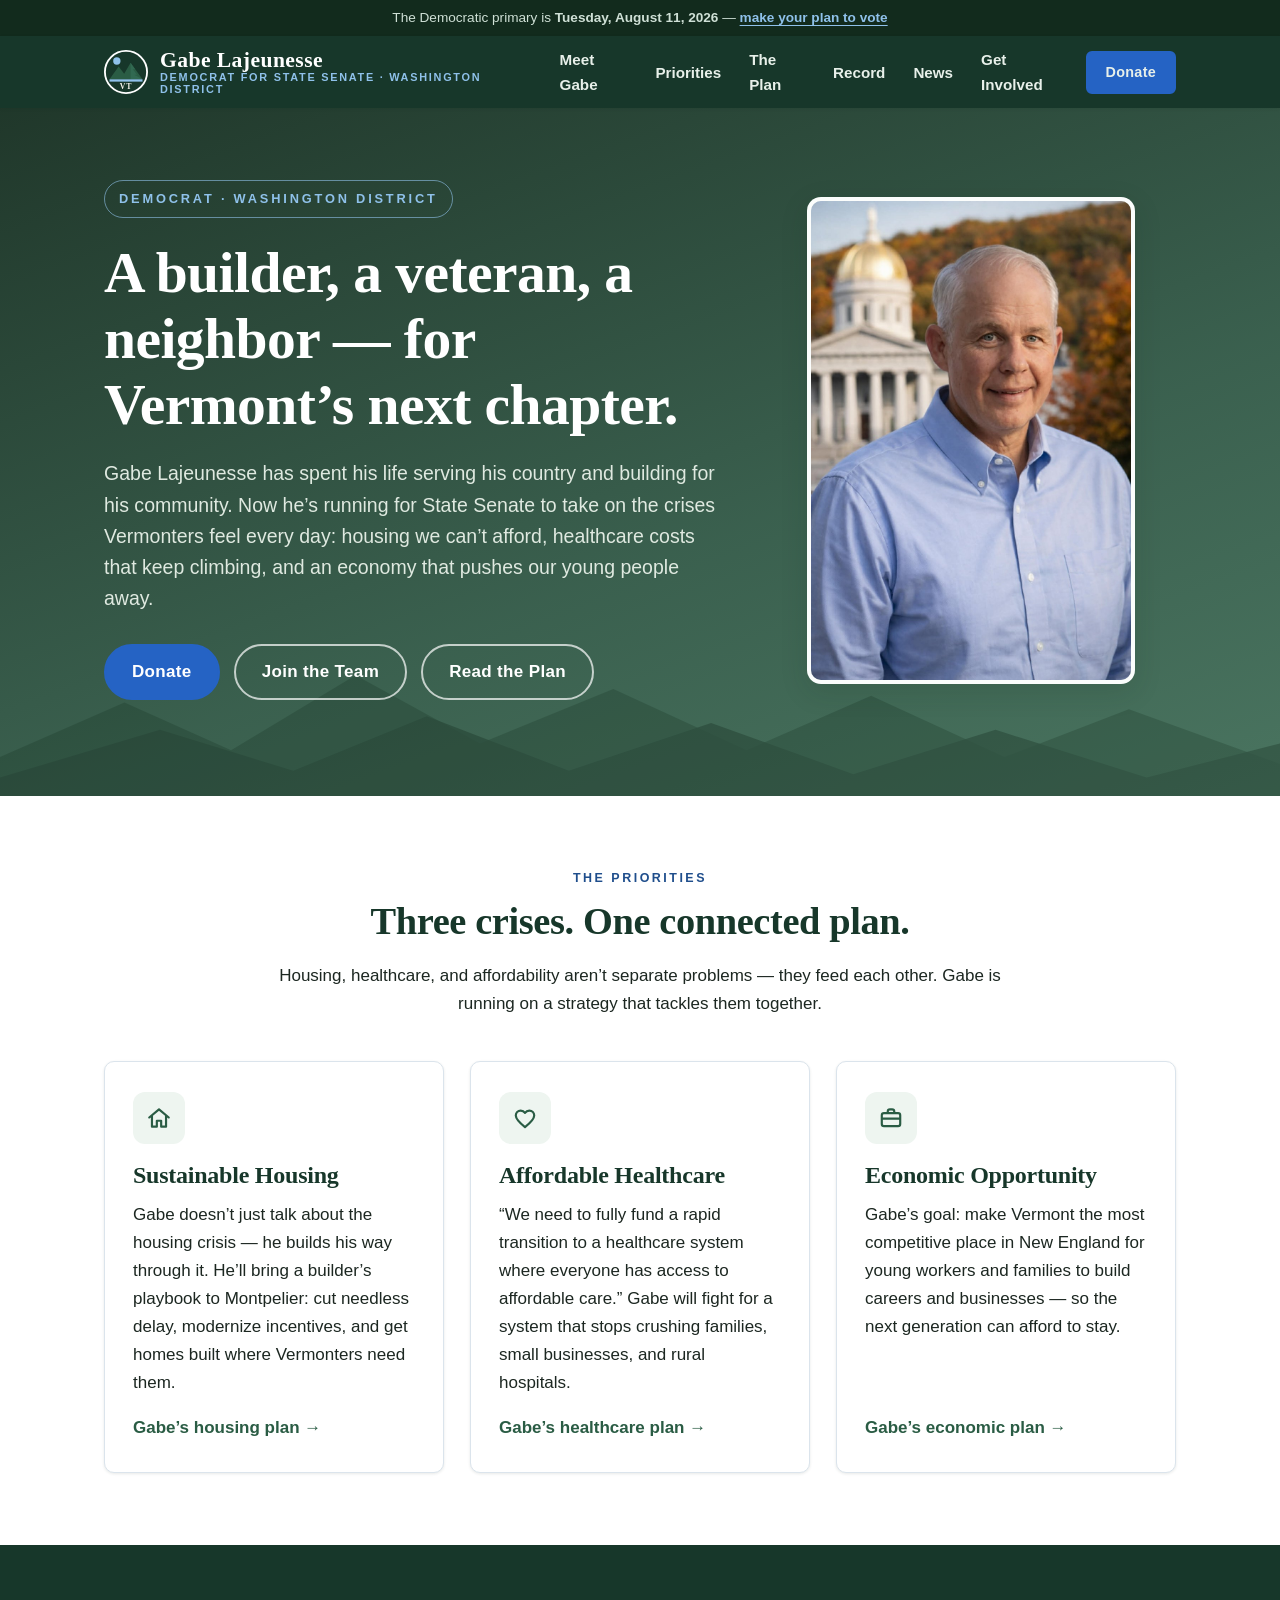
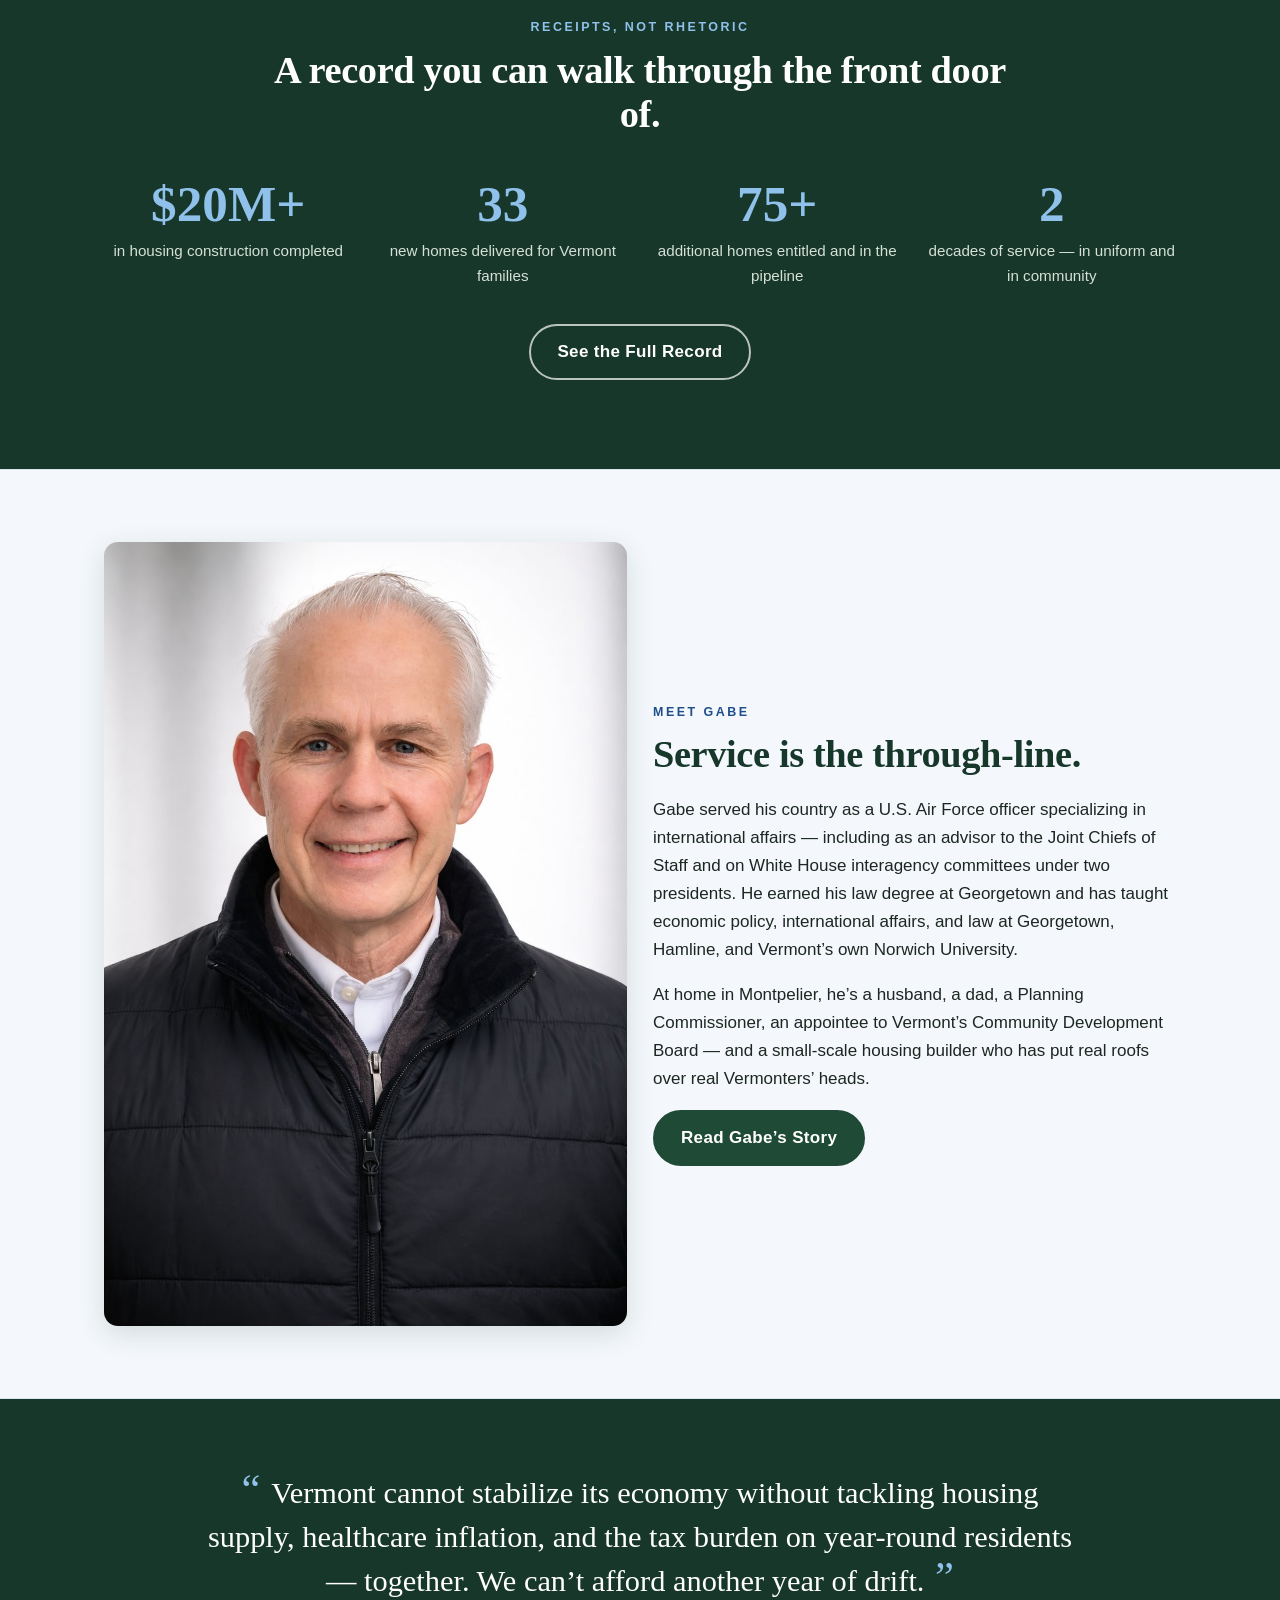
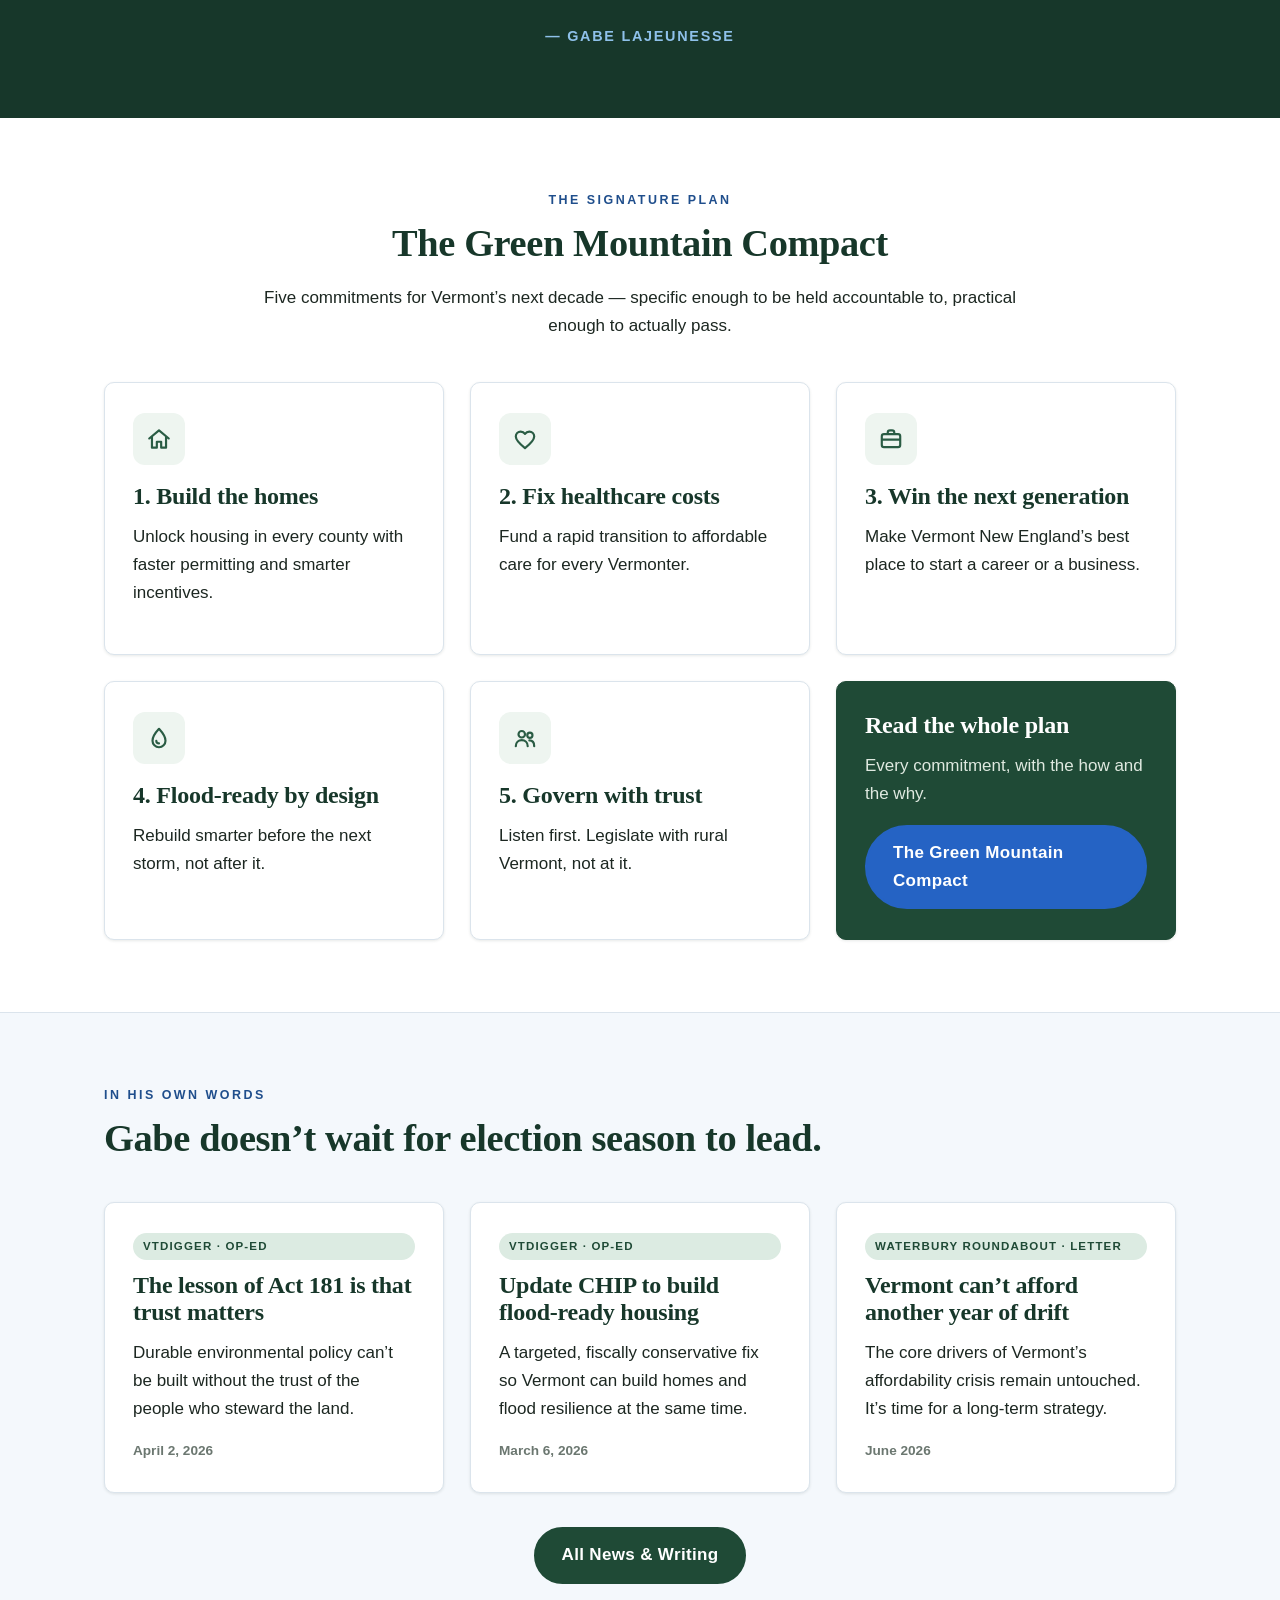
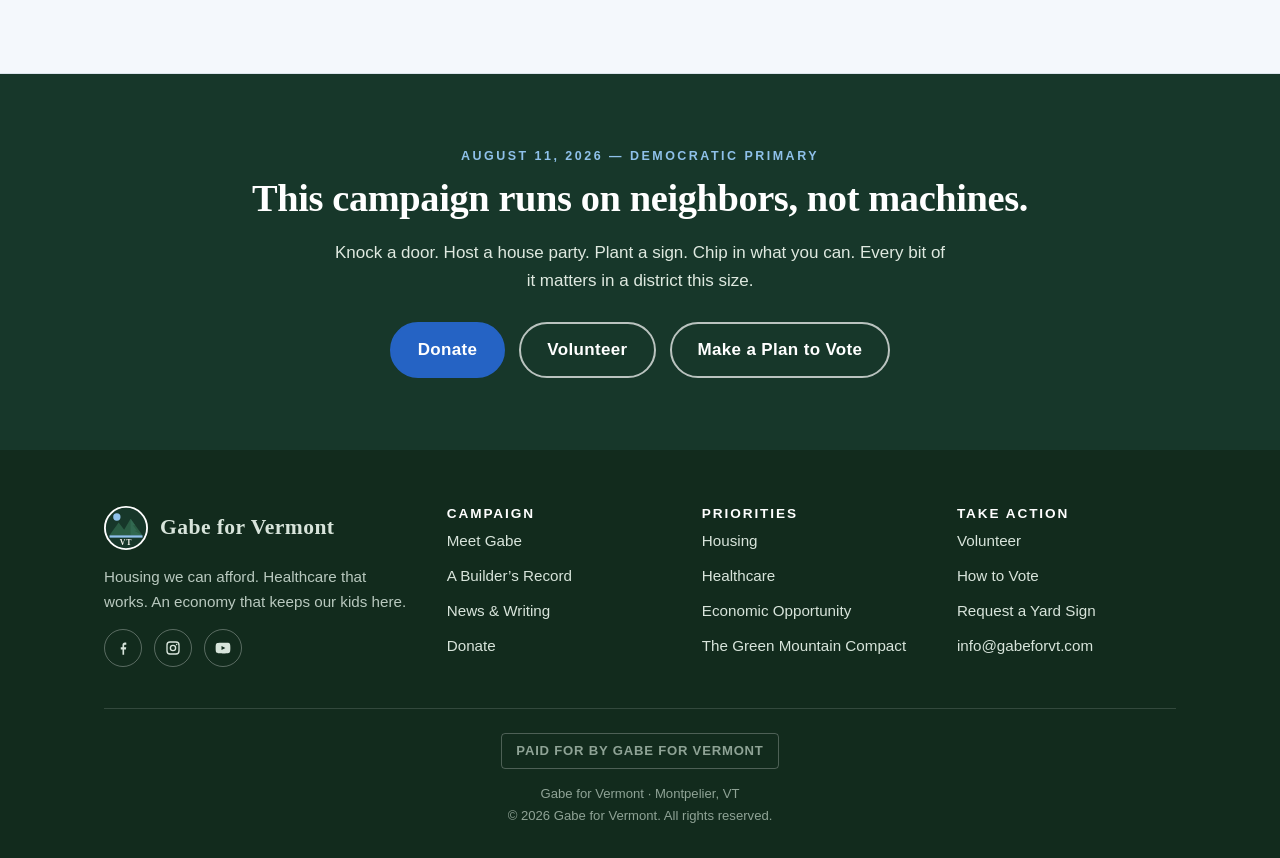
<file: index.html>
<!DOCTYPE html>
<html lang="en">
<head>
  <meta charset="UTF-8">
  <meta name="viewport" content="width=device-width, initial-scale=1.0">
  <title>Gabe Lajeunesse for Vermont State Senate — Washington District</title>
  <meta name="description" content="Gabe Lajeunesse is a veteran, housing builder, and Montpelier neighbor running for Vermont State Senate in the Washington District. Housing we can afford, healthcare that works, and an economy that keeps our kids here.">
  <link rel="canonical" href="https://www.gabeforvt.com/">
  <meta property="og:type" content="website">
  <meta property="og:title" content="Gabe Lajeunesse for Vermont State Senate — Washington District">
  <meta property="og:description" content="Gabe Lajeunesse is a veteran, housing builder, and Montpelier neighbor running for Vermont State Senate in the Washington District. Housing we can afford, healthcare that works, and an economy that keeps our kids here.">
  <meta property="og:url" content="https://www.gabeforvt.com/">
  <meta property="og:site_name" content="Gabe for Vermont">
  <meta property="og:image" content="https://www.gabeforvt.com/assets/og-image.jpg">
  <meta property="og:image:width" content="1200">
  <meta property="og:image:height" content="630">
  <meta name="twitter:card" content="summary_large_image">
  <link rel="icon" type="image/svg+xml" href="assets/logo.svg">
  <link rel="stylesheet" href="css/styles.css">
  <script type="application/ld+json">
  {
    "@context": "https://schema.org",
    "@type": "Person",
    "name": "Gabe Lajeunesse",
    "alternateName": "Gabriel Lajeunesse",
    "url": "https://www.gabeforvt.com/",
    "jobTitle": "Candidate for Vermont State Senate, Washington District",
    "affiliation": "Democratic Party",
    "address": { "@type": "PostalAddress", "addressLocality": "Montpelier", "addressRegion": "VT" }
  }
  </script>
</head>
<body>
  <a class="skip-link" href="#main">Skip to main content</a>
  <div class="topbar">The Democratic primary is <strong>Tuesday, August 11, 2026</strong> — <a href="vote.html">make your plan to vote</a></div>
  <header class="site-header">
    <div class="wrap">
      <a class="brand" href="index.html">
        <svg viewBox="0 0 48 48" width="44" height="44" aria-hidden="true"><circle cx="24" cy="24" r="23" fill="#17372a" stroke="#ffffff" stroke-width="2"/><path d="M6 32 L16 18 L22 26 L29 14 L42 32 Z" fill="#2a5c44"/><path d="M29 14 L34 21 L31.5 21 L36 27 L33 27 L42 32 L29 32 Z" fill="#37725a" opacity="0.6"/><circle cx="14" cy="12" r="4" fill="#8fc1ea"/><rect x="6" y="32" width="36" height="2.5" fill="#8fc1ea"/><text x="24" y="43" text-anchor="middle" font-family="Georgia, serif" font-size="8.5" font-weight="bold" fill="#faf7f0" letter-spacing="1">VT</text></svg>
        <span class="brand-name">Gabe Lajeunesse<span class="brand-sub">Democrat for State Senate &middot; Washington District</span></span>
      </a>
      <button class="nav-toggle" aria-expanded="false" aria-controls="site-nav" aria-label="Toggle navigation">
        <span></span><span></span><span></span>
      </button>
      <nav class="nav" id="site-nav" aria-label="Primary">
        <a href="about.html">Meet Gabe</a>
        <a href="priorities.html">Priorities</a>
        <a href="plan.html">The Plan</a>
        <a href="record.html">Record</a>
        <a href="news.html">News</a>
        <a href="get-involved.html">Get Involved</a>
        <a class="btn btn-sm" href="donate.html">Donate</a>
      </nav>
    </div>
  </header>

  <main id="main">

    <!-- ============ HERO ============ -->
    <section class="hero">
      <img class="mountains" src="assets/mountains.svg" alt="">
      <div class="wrap">
        <div>
          <span class="kicker">Democrat &middot; Washington District</span>
          <h1>A builder, a veteran, a neighbor — for Vermont&rsquo;s next chapter.</h1>
          <p class="lede">Gabe Lajeunesse has spent his life serving his country and building for his community. Now he&rsquo;s running for State Senate to take on the crises Vermonters feel every day: housing we can&rsquo;t afford, healthcare costs that keep climbing, and an economy that pushes our young people away.</p>
          <div class="cta-row">
            <a class="btn" href="donate.html">Donate</a>
            <a class="btn btn-outline" href="get-involved.html">Join the Team</a>
            <a class="btn btn-outline" href="plan.html">Read the Plan</a>
          </div>
        </div>
        <img class="portrait" src="assets/gabe-statehouse.jpg" alt="Gabe Lajeunesse in front of the Vermont State House" width="900" height="1350">
      </div>
    </section>

    <!-- ============ THREE PILLARS ============ -->
    <section class="section">
      <div class="wrap">
        <div class="section-head center">
          <p class="eyebrow">The Priorities</p>
          <h2>Three crises. One connected plan.</h2>
          <p>Housing, healthcare, and affordability aren&rsquo;t separate problems — they feed each other. Gabe is running on a strategy that tackles them together.</p>
        </div>
        <div class="grid cols-3">
          <div class="card">
            <div class="icon"><svg viewBox="0 0 24 24" width="26" height="26" aria-hidden="true"><path d="M3 11.5 L12 4 L21 11.5 M5.5 10 V20 H10 V14.5 H14 V20 H18.5 V10" fill="none" stroke="currentColor" stroke-width="2" stroke-linecap="round" stroke-linejoin="round"/></svg></div>
            <h3><a href="priorities.html#housing">Sustainable Housing</a></h3>
            <p>Gabe doesn&rsquo;t just talk about the housing crisis — he builds his way through it. He&rsquo;ll bring a builder&rsquo;s playbook to Montpelier: cut needless delay, modernize incentives, and get homes built where Vermonters need them.</p>
            <a class="more" href="priorities.html#housing">Gabe&rsquo;s housing plan</a>
          </div>
          <div class="card">
            <div class="icon"><svg viewBox="0 0 24 24" width="26" height="26" aria-hidden="true"><path d="M12 20.5 C7 16.5 3.5 13.4 3.5 9.8 C3.5 7.2 5.5 5.2 8 5.2 C9.6 5.2 11.1 6 12 7.3 C12.9 6 14.4 5.2 16 5.2 C18.5 5.2 20.5 7.2 20.5 9.8 C20.5 13.4 17 16.5 12 20.5 Z" fill="none" stroke="currentColor" stroke-width="2" stroke-linejoin="round"/></svg></div>
            <h3><a href="priorities.html#healthcare">Affordable Healthcare</a></h3>
            <p>&ldquo;We need to fully fund a rapid transition to a healthcare system where everyone has access to affordable care.&rdquo; Gabe will fight for a system that stops crushing families, small businesses, and rural hospitals.</p>
            <a class="more" href="priorities.html#healthcare">Gabe&rsquo;s healthcare plan</a>
          </div>
          <div class="card">
            <div class="icon"><svg viewBox="0 0 24 24" width="26" height="26" aria-hidden="true"><rect x="3.5" y="7.5" width="17" height="12" rx="2" fill="none" stroke="currentColor" stroke-width="2"/><path d="M9 7.5 V6 a2 2 0 0 1 2-2 h2 a2 2 0 0 1 2 2 v1.5 M3.5 12.5 H20.5" fill="none" stroke="currentColor" stroke-width="2"/></svg></div>
            <h3><a href="priorities.html#economy">Economic Opportunity</a></h3>
            <p>Gabe&rsquo;s goal: make Vermont the most competitive place in New England for young workers and families to build careers and businesses — so the next generation can afford to stay.</p>
            <a class="more" href="priorities.html#economy">Gabe&rsquo;s economic plan</a>
          </div>
        </div>
      </div>
    </section>

    <!-- ============ STATS ============ -->
    <section class="section dark stats">
      <div class="wrap">
        <div class="section-head center">
          <p class="eyebrow">Receipts, Not Rhetoric</p>
          <h2>A record you can walk through the front door of.</h2>
        </div>
        <div class="grid cols-4">
          <div class="stat"><div class="num" data-count="20" data-prefix="$" data-suffix="M+">$20M+</div><div class="label">in housing construction completed</div></div>
          <div class="stat"><div class="num" data-count="33">33</div><div class="label">new homes delivered for Vermont families</div></div>
          <div class="stat"><div class="num" data-count="75" data-suffix="+">75+</div><div class="label">additional homes entitled and in the pipeline</div></div>
          <div class="stat"><div class="num" data-count="2">2</div><div class="label">decades of service — in uniform and in community</div></div>
        </div>
        <p class="center" style="margin-top:36px"><a class="btn btn-outline" href="record.html">See the Full Record</a></p>
      </div>
    </section>

    <!-- ============ MEET GABE TEASER ============ -->
    <section class="section tint">
      <div class="wrap grid cols-2" style="align-items:center">
        <img src="assets/gabe-headshot.jpg" alt="Gabe Lajeunesse" style="border-radius:14px; box-shadow: var(--shadow-md);" width="900" height="1350">
        <div>
          <p class="eyebrow">Meet Gabe</p>
          <h2>Service is the through-line.</h2>
          <p>Gabe served his country as a U.S. Air Force officer specializing in international affairs — including as an advisor to the Joint Chiefs of Staff and on White House interagency committees under two presidents. He earned his law degree at Georgetown and has taught economic policy, international affairs, and law at Georgetown, Hamline, and Vermont&rsquo;s own Norwich University.</p>
          <p>At home in Montpelier, he&rsquo;s a husband, a dad, a Planning Commissioner, an appointee to Vermont&rsquo;s Community Development Board — and a small-scale housing builder who has put real roofs over real Vermonters&rsquo; heads.</p>
          <a class="btn btn-green" href="about.html">Read Gabe&rsquo;s Story</a>
        </div>
      </div>
    </section>

    <!-- ============ QUOTE ============ -->
    <section class="section dark quote-band">
      <div class="wrap">
        <blockquote>
          <p>Vermont cannot stabilize its economy without tackling housing supply, healthcare inflation, and the tax burden on year-round residents — together. We can&rsquo;t afford another year of drift.</p>
          <cite>— Gabe Lajeunesse</cite>
        </blockquote>
      </div>
    </section>

    <!-- ============ THE PLAN TEASER ============ -->
    <section class="section">
      <div class="wrap">
        <div class="section-head center">
          <p class="eyebrow">The Signature Plan</p>
          <h2>The Green Mountain Compact</h2>
          <p>Five commitments for Vermont&rsquo;s next decade — specific enough to be held accountable to, practical enough to actually pass.</p>
        </div>
        <div class="grid cols-3">
          <div class="card"><div class="icon"><svg viewBox="0 0 24 24" width="26" height="26" aria-hidden="true"><path d="M3 11.5 L12 4 L21 11.5 M5.5 10 V20 H10 V14.5 H14 V20 H18.5 V10" fill="none" stroke="currentColor" stroke-width="2" stroke-linecap="round" stroke-linejoin="round"/></svg></div><h3>1. Build the homes</h3><p>Unlock housing in every county with faster permitting and smarter incentives.</p></div>
          <div class="card"><div class="icon"><svg viewBox="0 0 24 24" width="26" height="26" aria-hidden="true"><path d="M12 20.5 C7 16.5 3.5 13.4 3.5 9.8 C3.5 7.2 5.5 5.2 8 5.2 C9.6 5.2 11.1 6 12 7.3 C12.9 6 14.4 5.2 16 5.2 C18.5 5.2 20.5 7.2 20.5 9.8 C20.5 13.4 17 16.5 12 20.5 Z" fill="none" stroke="currentColor" stroke-width="2" stroke-linejoin="round"/></svg></div><h3>2. Fix healthcare costs</h3><p>Fund a rapid transition to affordable care for every Vermonter.</p></div>
          <div class="card"><div class="icon"><svg viewBox="0 0 24 24" width="26" height="26" aria-hidden="true"><rect x="3.5" y="7.5" width="17" height="12" rx="2" fill="none" stroke="currentColor" stroke-width="2"/><path d="M9 7.5 V6 a2 2 0 0 1 2-2 h2 a2 2 0 0 1 2 2 v1.5 M3.5 12.5 H20.5" fill="none" stroke="currentColor" stroke-width="2"/></svg></div><h3>3. Win the next generation</h3><p>Make Vermont New England&rsquo;s best place to start a career or a business.</p></div>
          <div class="card"><div class="icon"><svg viewBox="0 0 24 24" width="26" height="26" aria-hidden="true"><path d="M12 3.5 C12 3.5 6 10 6 14.5 A6 6 0 0 0 18 14.5 C18 10 12 3.5 12 3.5 Z" fill="none" stroke="currentColor" stroke-width="2" stroke-linejoin="round"/><path d="M9.5 14.5 A2.5 2.5 0 0 0 12 17" fill="none" stroke="currentColor" stroke-width="2" stroke-linecap="round"/></svg></div><h3>4. Flood-ready by design</h3><p>Rebuild smarter before the next storm, not after it.</p></div>
          <div class="card"><div class="icon"><svg viewBox="0 0 24 24" width="26" height="26" aria-hidden="true"><circle cx="9" cy="8.5" r="3" fill="none" stroke="currentColor" stroke-width="2"/><path d="M3.5 19.5 C3.5 16 6 14 9 14 C12 14 14.5 16 14.5 19.5" fill="none" stroke="currentColor" stroke-width="2" stroke-linecap="round"/><circle cx="16.5" cy="9.5" r="2.4" fill="none" stroke="currentColor" stroke-width="2"/><path d="M16 14.2 C18.8 14.2 20.5 16 20.5 19.5" fill="none" stroke="currentColor" stroke-width="2" stroke-linecap="round"/></svg></div><h3>5. Govern with trust</h3><p>Listen first. Legislate with rural Vermont, not at it.</p></div>
          <div class="card" style="background:var(--green-800); border-color:var(--green-800)">
            <h3 style="color:#fff">Read the whole plan</h3>
            <p style="color:#dfe9e0">Every commitment, with the how and the why.</p>
            <a class="btn" href="plan.html" style="align-self:flex-start">The Green Mountain Compact</a>
          </div>
        </div>
      </div>
    </section>

    <!-- ============ NEWS TEASER ============ -->
    <section class="section tint">
      <div class="wrap">
        <div class="section-head">
          <p class="eyebrow">In His Own Words</p>
          <h2>Gabe doesn&rsquo;t wait for election season to lead.</h2>
        </div>
        <div class="grid cols-3">
          <div class="card news-card">
            <span class="badge">VTDigger &middot; Op-Ed</span>
            <h3><a href="https://vtdigger.org/2026/04/02/opinion-gabe-lajeunesse-the-lesson-of-act-181-is-that-trust-matters/" rel="noopener">The lesson of Act 181 is that trust matters</a></h3>
            <p>Durable environmental policy can&rsquo;t be built without the trust of the people who steward the land.</p>
            <span class="date">April 2, 2026</span>
          </div>
          <div class="card news-card">
            <span class="badge">VTDigger &middot; Op-Ed</span>
            <h3><a href="https://vtdigger.org/2026/03/06/gabe-lajeunesse-update-chip-to-build-flood-ready-housing/" rel="noopener">Update CHIP to build flood-ready housing</a></h3>
            <p>A targeted, fiscally conservative fix so Vermont can build homes and flood resilience at the same time.</p>
            <span class="date">March 6, 2026</span>
          </div>
          <div class="card news-card">
            <span class="badge">Waterbury Roundabout &middot; Letter</span>
            <h3><a href="https://www.waterburyroundabout.org/opinion-archive/letter-vermont-cant-afford-another-year-of-drift" rel="noopener">Vermont can&rsquo;t afford another year of drift</a></h3>
            <p>The core drivers of Vermont&rsquo;s affordability crisis remain untouched. It&rsquo;s time for a long-term strategy.</p>
            <span class="date">June 2026</span>
          </div>
        </div>
        <p class="center" style="margin-top:34px"><a class="btn btn-green" href="news.html">All News &amp; Writing</a></p>
      </div>
    </section>

    <!-- ============ CTA ============ -->
    <section class="section dark cta-banner">
      <div class="wrap">
        <p class="eyebrow">August 11, 2026 — Democratic Primary</p>
        <h2>This campaign runs on neighbors, not machines.</h2>
        <p style="max-width:620px; margin:0 auto; color:#dfe9e0">Knock a door. Host a house party. Plant a sign. Chip in what you can. Every bit of it matters in a district this size.</p>
        <div class="cta-row">
          <a class="btn" href="donate.html">Donate</a>
          <a class="btn btn-outline" href="get-involved.html">Volunteer</a>
          <a class="btn btn-outline" href="vote.html">Make a Plan to Vote</a>
        </div>
      </div>
    </section>

  </main>

  <footer class="site-footer">
    <div class="wrap">
      <div class="cols">
        <div>
          <a class="brand" href="index.html" style="margin-bottom:14px">
            <svg viewBox="0 0 48 48" width="44" height="44" aria-hidden="true"><circle cx="24" cy="24" r="23" fill="#17372a" stroke="#ffffff" stroke-width="2"/><path d="M6 32 L16 18 L22 26 L29 14 L42 32 Z" fill="#2a5c44"/><path d="M29 14 L34 21 L31.5 21 L36 27 L33 27 L42 32 L29 32 Z" fill="#37725a" opacity="0.6"/><circle cx="14" cy="12" r="4" fill="#8fc1ea"/><rect x="6" y="32" width="36" height="2.5" fill="#8fc1ea"/><text x="24" y="43" text-anchor="middle" font-family="Georgia, serif" font-size="8.5" font-weight="bold" fill="#faf7f0" letter-spacing="1">VT</text></svg>
            <span class="brand-name">Gabe for Vermont</span>
          </a>
          <p style="margin-top:14px">Housing we can afford. Healthcare that works. An economy that keeps our kids here.</p>
          <div class="social">
            <!-- TODO: replace # with the campaign's real social profiles -->
            <a href="#" aria-label="Facebook"><svg viewBox="0 0 24 24" width="18" height="18" fill="currentColor" aria-hidden="true"><path d="M13.5 21v-7h2.4l.4-3h-2.8V9.1c0-.9.3-1.5 1.6-1.5h1.3V4.9c-.2 0-1-.1-1.9-.1-1.9 0-3.2 1.2-3.2 3.3V11H9v3h2.3v7h2.2z"/></svg></a>
            <a href="#" aria-label="Instagram"><svg viewBox="0 0 24 24" width="18" height="18" fill="none" stroke="currentColor" stroke-width="1.8" aria-hidden="true"><rect x="4" y="4" width="16" height="16" rx="4"/><circle cx="12" cy="12" r="3.5"/><circle cx="16.8" cy="7.2" r="1" fill="currentColor" stroke="none"/></svg></a>
            <a href="#" aria-label="YouTube"><svg viewBox="0 0 24 24" width="18" height="18" fill="currentColor" aria-hidden="true"><path d="M21.6 8s-.2-1.4-.8-2c-.7-.8-1.6-.8-2-.9C16 5 12 5 12 5s-4 0-6.8.2c-.4 0-1.3 0-2 .9-.6.6-.8 2-.8 2S2.2 9.6 2.2 11.3v1.5c0 1.6.2 3.3.2 3.3s.2 1.4.8 2c.7.8 1.7.8 2.1.9 1.6.1 6.7.2 6.7.2s4 0 6.8-.2c.4-.1 1.3-.1 2-.9.6-.6.8-2 .8-2s.2-1.7.2-3.3v-1.5c0-1.7-.2-3.3-.2-3.3zM10 14.6V9.4l5.2 2.6-5.2 2.6z"/></svg></a>
          </div>
        </div>
        <div>
          <h4>Campaign</h4>
          <ul>
            <li><a href="about.html">Meet Gabe</a></li>
            <li><a href="record.html">A Builder&rsquo;s Record</a></li>
            <li><a href="news.html">News &amp; Writing</a></li>
            <li><a href="donate.html">Donate</a></li>
          </ul>
        </div>
        <div>
          <h4>Priorities</h4>
          <ul>
            <li><a href="priorities.html#housing">Housing</a></li>
            <li><a href="priorities.html#healthcare">Healthcare</a></li>
            <li><a href="priorities.html#economy">Economic Opportunity</a></li>
            <li><a href="plan.html">The Green Mountain Compact</a></li>
          </ul>
        </div>
        <div>
          <h4>Take Action</h4>
          <ul>
            <li><a href="get-involved.html">Volunteer</a></li>
            <li><a href="vote.html">How to Vote</a></li>
            <li><a href="get-involved.html#signs">Request a Yard Sign</a></li>
            <li><a href="mailto:info@gabeforvt.com">info@gabeforvt.com</a></li>
          </ul>
        </div>
      </div>
      <div class="disclaimer">
        <span class="paid">Paid for by Gabe for Vermont</span><br>
        <!-- TODO: add the committee's registered mailing address below, per 17 V.S.A. campaign finance requirements -->
        Gabe for Vermont &middot; Montpelier, VT<br>
        &copy; <span data-year>2026</span> Gabe for Vermont. All rights reserved.
      </div>
    </div>
  </footer>
  <script src="js/main.js"></script>
</body>
</html>
</file>
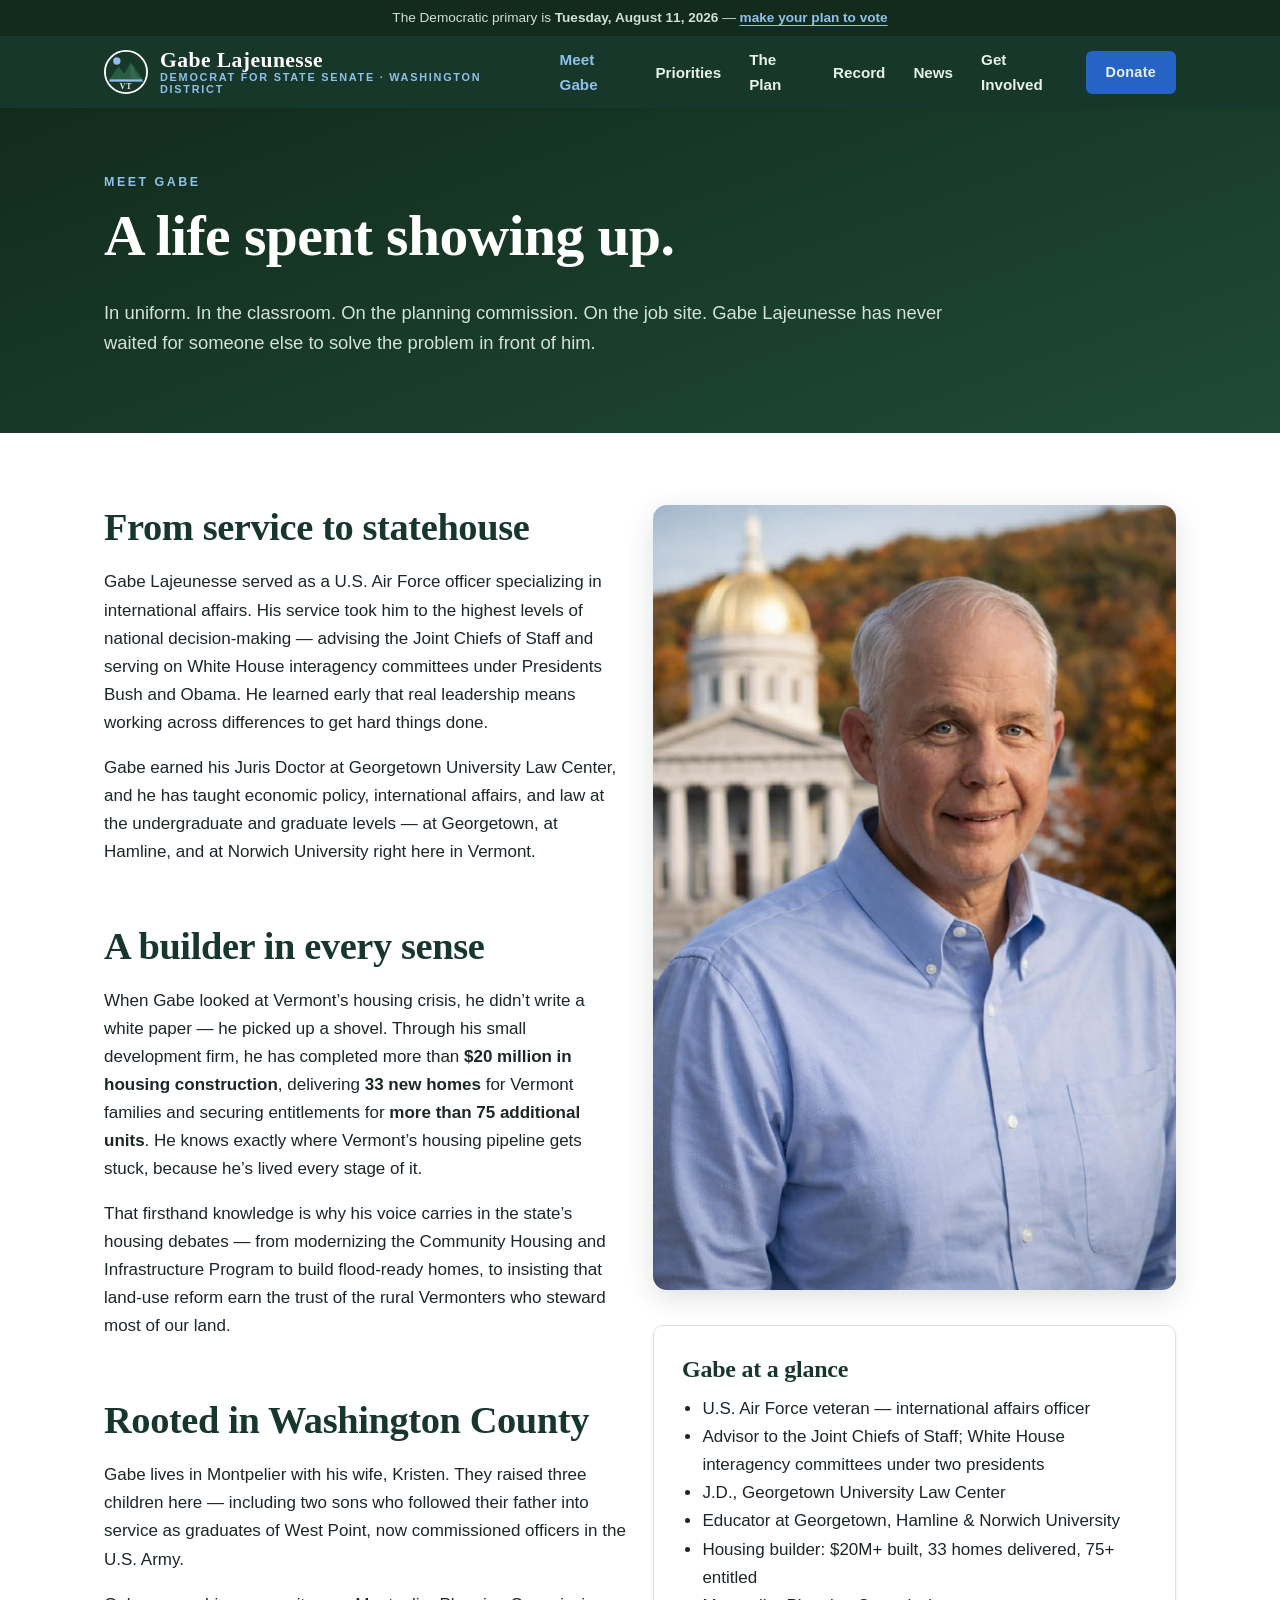
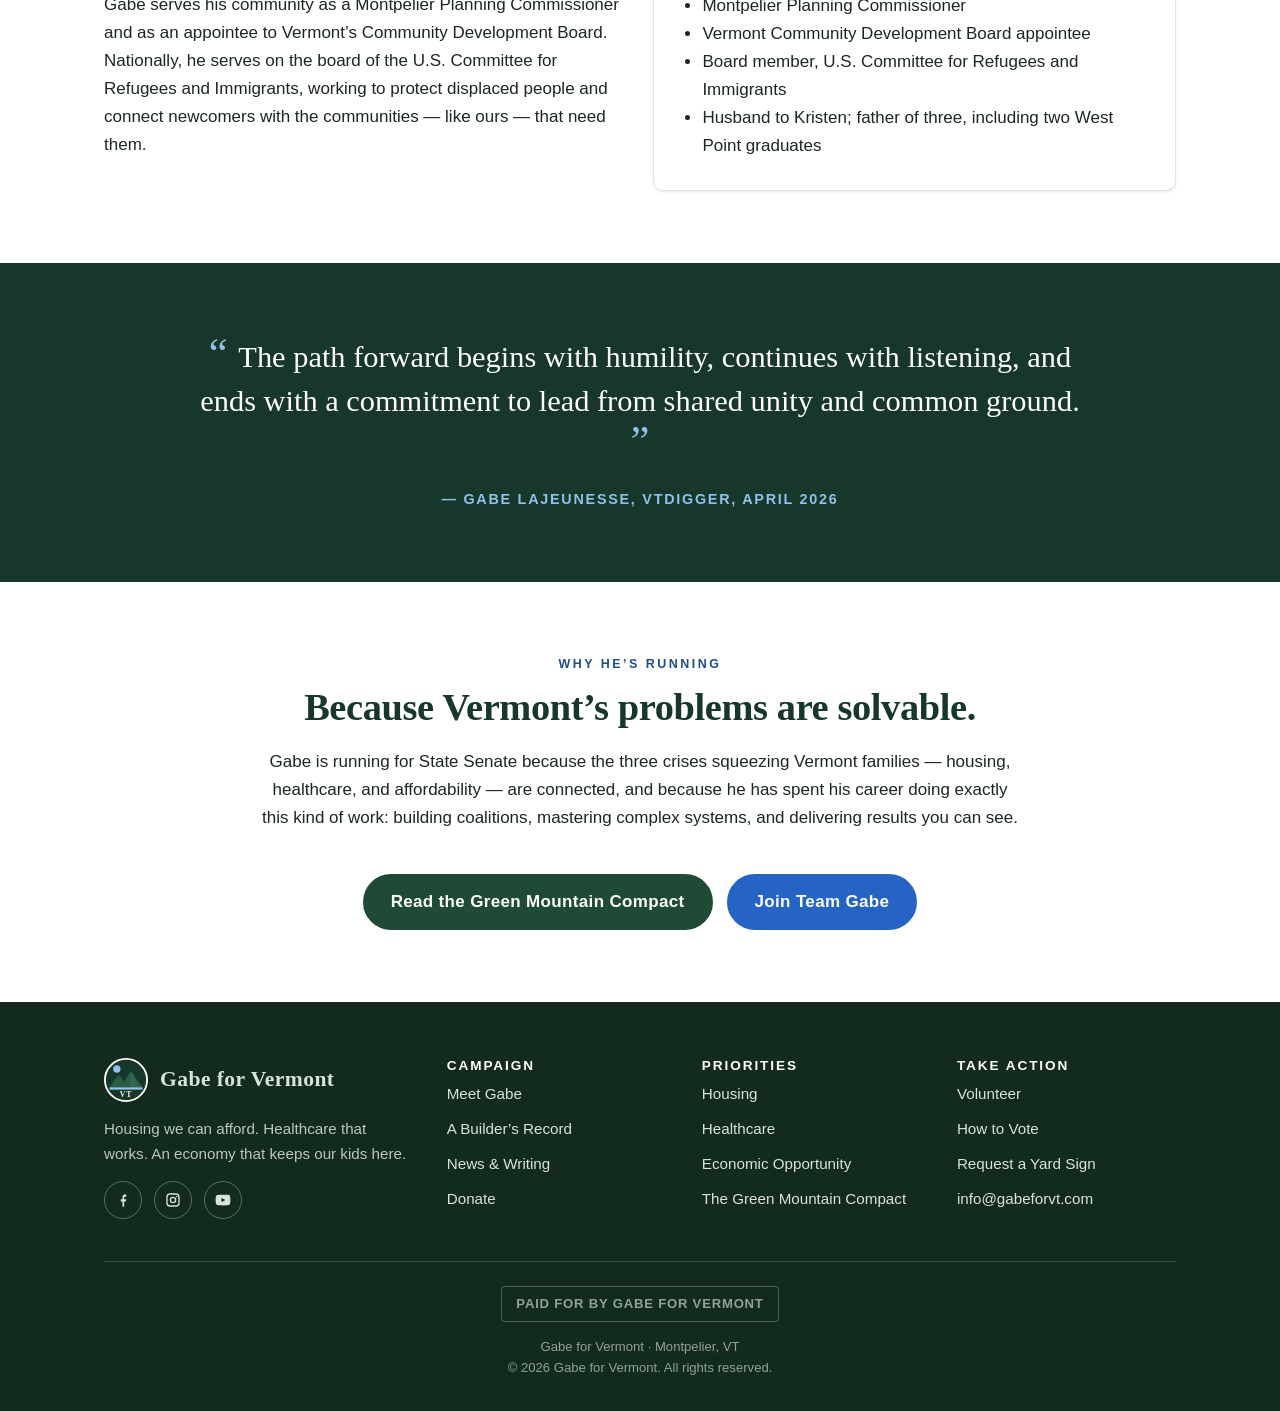
<file: about.html>
<!DOCTYPE html>
<html lang="en">
<head>
  <meta charset="UTF-8">
  <meta name="viewport" content="width=device-width, initial-scale=1.0">
  <title>Meet Gabe — Gabe Lajeunesse for Vermont State Senate</title>
  <meta name="description" content="Veteran. Georgetown-trained lawyer and educator. Housing builder. Montpelier Planning Commissioner. Meet Gabe Lajeunesse, Democrat for Vermont State Senate in the Washington District.">
  <link rel="canonical" href="https://www.gabeforvt.com/about.html">
  <meta property="og:type" content="website">
  <meta property="og:title" content="Meet Gabe — Gabe Lajeunesse for Vermont State Senate">
  <meta property="og:description" content="Veteran. Georgetown-trained lawyer and educator. Housing builder. Montpelier Planning Commissioner. Meet Gabe Lajeunesse, Democrat for Vermont State Senate in the Washington District.">
  <meta property="og:url" content="https://www.gabeforvt.com/about.html">
  <meta property="og:site_name" content="Gabe for Vermont">
  <meta property="og:image" content="https://www.gabeforvt.com/assets/og-image.jpg">
  <meta property="og:image:width" content="1200">
  <meta property="og:image:height" content="630">
  <meta name="twitter:card" content="summary_large_image">
  <link rel="icon" type="image/svg+xml" href="assets/logo.svg">
  <link rel="stylesheet" href="css/styles.css">
</head>
<body>
  <a class="skip-link" href="#main">Skip to main content</a>
  <div class="topbar">The Democratic primary is <strong>Tuesday, August 11, 2026</strong> — <a href="vote.html">make your plan to vote</a></div>
  <header class="site-header">
    <div class="wrap">
      <a class="brand" href="index.html">
        <svg viewBox="0 0 48 48" width="44" height="44" aria-hidden="true"><circle cx="24" cy="24" r="23" fill="#17372a" stroke="#ffffff" stroke-width="2"/><path d="M6 32 L16 18 L22 26 L29 14 L42 32 Z" fill="#2a5c44"/><path d="M29 14 L34 21 L31.5 21 L36 27 L33 27 L42 32 L29 32 Z" fill="#37725a" opacity="0.6"/><circle cx="14" cy="12" r="4" fill="#8fc1ea"/><rect x="6" y="32" width="36" height="2.5" fill="#8fc1ea"/><text x="24" y="43" text-anchor="middle" font-family="Georgia, serif" font-size="8.5" font-weight="bold" fill="#faf7f0" letter-spacing="1">VT</text></svg>
        <span class="brand-name">Gabe Lajeunesse<span class="brand-sub">Democrat for State Senate &middot; Washington District</span></span>
      </a>
      <button class="nav-toggle" aria-expanded="false" aria-controls="site-nav" aria-label="Toggle navigation">
        <span></span><span></span><span></span>
      </button>
      <nav class="nav" id="site-nav" aria-label="Primary">
        <a href="about.html">Meet Gabe</a>
        <a href="priorities.html">Priorities</a>
        <a href="plan.html">The Plan</a>
        <a href="record.html">Record</a>
        <a href="news.html">News</a>
        <a href="get-involved.html">Get Involved</a>
        <a class="btn btn-sm" href="donate.html">Donate</a>
      </nav>
    </div>
  </header>

  <main id="main">

    <section class="page-hero">
      <div class="wrap">
        <p class="eyebrow">Meet Gabe</p>
        <h1>A life spent showing up.</h1>
        <p class="lede">In uniform. In the classroom. On the planning commission. On the job site. Gabe Lajeunesse has never waited for someone else to solve the problem in front of him.</p>
      </div>
    </section>

    <section class="section">
      <div class="wrap grid cols-2" style="align-items:start">
        <div>
          <h2>From service to statehouse</h2>
          <p>Gabe Lajeunesse served as a U.S. Air Force officer specializing in international affairs. His service took him to the highest levels of national decision-making — advising the Joint Chiefs of Staff and serving on White House interagency committees under Presidents Bush and Obama. He learned early that real leadership means working across differences to get hard things done.</p>
          <p>Gabe earned his Juris Doctor at Georgetown University Law Center, and he has taught economic policy, international affairs, and law at the undergraduate and graduate levels — at Georgetown, at Hamline, and at Norwich University right here in Vermont.</p>
          <h2 style="margin-top:1.5em">A builder in every sense</h2>
          <p>When Gabe looked at Vermont&rsquo;s housing crisis, he didn&rsquo;t write a white paper — he picked up a shovel. Through his small development firm, he has completed more than <strong>$20 million in housing construction</strong>, delivering <strong>33 new homes</strong> for Vermont families and securing entitlements for <strong>more than 75 additional units</strong>. He knows exactly where Vermont&rsquo;s housing pipeline gets stuck, because he&rsquo;s lived every stage of it.</p>
          <p>That firsthand knowledge is why his voice carries in the state&rsquo;s housing debates — from modernizing the Community Housing and Infrastructure Program to build flood-ready homes, to insisting that land-use reform earn the trust of the rural Vermonters who steward most of our land.</p>
          <h2 style="margin-top:1.5em">Rooted in Washington County</h2>
          <p>Gabe lives in Montpelier with his wife, Kristen. They raised three children here — including two sons who followed their father into service as graduates of West Point, now commissioned officers in the U.S. Army.</p>
          <p>Gabe serves his community as a Montpelier Planning Commissioner and as an appointee to Vermont&rsquo;s Community Development Board. Nationally, he serves on the board of the U.S. Committee for Refugees and Immigrants, working to protect displaced people and connect newcomers with the communities — like ours — that need them.</p>
        </div>
        <div>
          <img src="assets/gabe-statehouse.jpg" alt="Gabe Lajeunesse in front of the Vermont State House" style="border-radius:14px; box-shadow: var(--shadow-md); margin-bottom:26px" width="900" height="1350">
          <div class="card">
            <h3>Gabe at a glance</h3>
            <ul style="padding-left:1.2em; margin:0">
              <li>U.S. Air Force veteran — international affairs officer</li>
              <li>Advisor to the Joint Chiefs of Staff; White House interagency committees under two presidents</li>
              <li>J.D., Georgetown University Law Center</li>
              <li>Educator at Georgetown, Hamline &amp; Norwich University</li>
              <li>Housing builder: $20M+ built, 33 homes delivered, 75+ entitled</li>
              <li>Montpelier Planning Commissioner</li>
              <li>Vermont Community Development Board appointee</li>
              <li>Board member, U.S. Committee for Refugees and Immigrants</li>
              <li>Husband to Kristen; father of three, including two West Point graduates</li>
            </ul>
          </div>
        </div>
      </div>
    </section>

    <section class="section dark quote-band">
      <div class="wrap">
        <blockquote>
          <p>The path forward begins with humility, continues with listening, and ends with a commitment to lead from shared unity and common ground.</p>
          <cite>— Gabe Lajeunesse, VTDigger, April 2026</cite>
        </blockquote>
      </div>
    </section>

    <section class="section">
      <div class="wrap">
        <div class="section-head center">
          <p class="eyebrow">Why He&rsquo;s Running</p>
          <h2>Because Vermont&rsquo;s problems are solvable.</h2>
          <p>Gabe is running for State Senate because the three crises squeezing Vermont families — housing, healthcare, and affordability — are connected, and because he has spent his career doing exactly this kind of work: building coalitions, mastering complex systems, and delivering results you can see.</p>
        </div>
        <div class="cta-banner" style="text-align:center">
          <div class="cta-row" style="display:flex; justify-content:center; gap:14px; flex-wrap:wrap">
            <a class="btn btn-green" href="plan.html">Read the Green Mountain Compact</a>
            <a class="btn" href="get-involved.html">Join Team Gabe</a>
          </div>
        </div>
      </div>
    </section>

  </main>

  <footer class="site-footer">
    <div class="wrap">
      <div class="cols">
        <div>
          <a class="brand" href="index.html" style="margin-bottom:14px">
            <svg viewBox="0 0 48 48" width="44" height="44" aria-hidden="true"><circle cx="24" cy="24" r="23" fill="#17372a" stroke="#ffffff" stroke-width="2"/><path d="M6 32 L16 18 L22 26 L29 14 L42 32 Z" fill="#2a5c44"/><path d="M29 14 L34 21 L31.5 21 L36 27 L33 27 L42 32 L29 32 Z" fill="#37725a" opacity="0.6"/><circle cx="14" cy="12" r="4" fill="#8fc1ea"/><rect x="6" y="32" width="36" height="2.5" fill="#8fc1ea"/><text x="24" y="43" text-anchor="middle" font-family="Georgia, serif" font-size="8.5" font-weight="bold" fill="#faf7f0" letter-spacing="1">VT</text></svg>
            <span class="brand-name">Gabe for Vermont</span>
          </a>
          <p style="margin-top:14px">Housing we can afford. Healthcare that works. An economy that keeps our kids here.</p>
          <div class="social">
            <!-- TODO: replace # with the campaign's real social profiles -->
            <a href="#" aria-label="Facebook"><svg viewBox="0 0 24 24" width="18" height="18" fill="currentColor" aria-hidden="true"><path d="M13.5 21v-7h2.4l.4-3h-2.8V9.1c0-.9.3-1.5 1.6-1.5h1.3V4.9c-.2 0-1-.1-1.9-.1-1.9 0-3.2 1.2-3.2 3.3V11H9v3h2.3v7h2.2z"/></svg></a>
            <a href="#" aria-label="Instagram"><svg viewBox="0 0 24 24" width="18" height="18" fill="none" stroke="currentColor" stroke-width="1.8" aria-hidden="true"><rect x="4" y="4" width="16" height="16" rx="4"/><circle cx="12" cy="12" r="3.5"/><circle cx="16.8" cy="7.2" r="1" fill="currentColor" stroke="none"/></svg></a>
            <a href="#" aria-label="YouTube"><svg viewBox="0 0 24 24" width="18" height="18" fill="currentColor" aria-hidden="true"><path d="M21.6 8s-.2-1.4-.8-2c-.7-.8-1.6-.8-2-.9C16 5 12 5 12 5s-4 0-6.8.2c-.4 0-1.3 0-2 .9-.6.6-.8 2-.8 2S2.2 9.6 2.2 11.3v1.5c0 1.6.2 3.3.2 3.3s.2 1.4.8 2c.7.8 1.7.8 2.1.9 1.6.1 6.7.2 6.7.2s4 0 6.8-.2c.4-.1 1.3-.1 2-.9.6-.6.8-2 .8-2s.2-1.7.2-3.3v-1.5c0-1.7-.2-3.3-.2-3.3zM10 14.6V9.4l5.2 2.6-5.2 2.6z"/></svg></a>
          </div>
        </div>
        <div>
          <h4>Campaign</h4>
          <ul>
            <li><a href="about.html">Meet Gabe</a></li>
            <li><a href="record.html">A Builder&rsquo;s Record</a></li>
            <li><a href="news.html">News &amp; Writing</a></li>
            <li><a href="donate.html">Donate</a></li>
          </ul>
        </div>
        <div>
          <h4>Priorities</h4>
          <ul>
            <li><a href="priorities.html#housing">Housing</a></li>
            <li><a href="priorities.html#healthcare">Healthcare</a></li>
            <li><a href="priorities.html#economy">Economic Opportunity</a></li>
            <li><a href="plan.html">The Green Mountain Compact</a></li>
          </ul>
        </div>
        <div>
          <h4>Take Action</h4>
          <ul>
            <li><a href="get-involved.html">Volunteer</a></li>
            <li><a href="vote.html">How to Vote</a></li>
            <li><a href="get-involved.html#signs">Request a Yard Sign</a></li>
            <li><a href="mailto:info@gabeforvt.com">info@gabeforvt.com</a></li>
          </ul>
        </div>
      </div>
      <div class="disclaimer">
        <span class="paid">Paid for by Gabe for Vermont</span><br>
        <!-- TODO: add the committee's registered mailing address below, per 17 V.S.A. campaign finance requirements -->
        Gabe for Vermont &middot; Montpelier, VT<br>
        &copy; <span data-year>2026</span> Gabe for Vermont. All rights reserved.
      </div>
    </div>
  </footer>
  <script src="js/main.js"></script>
</body>
</html>
</file>
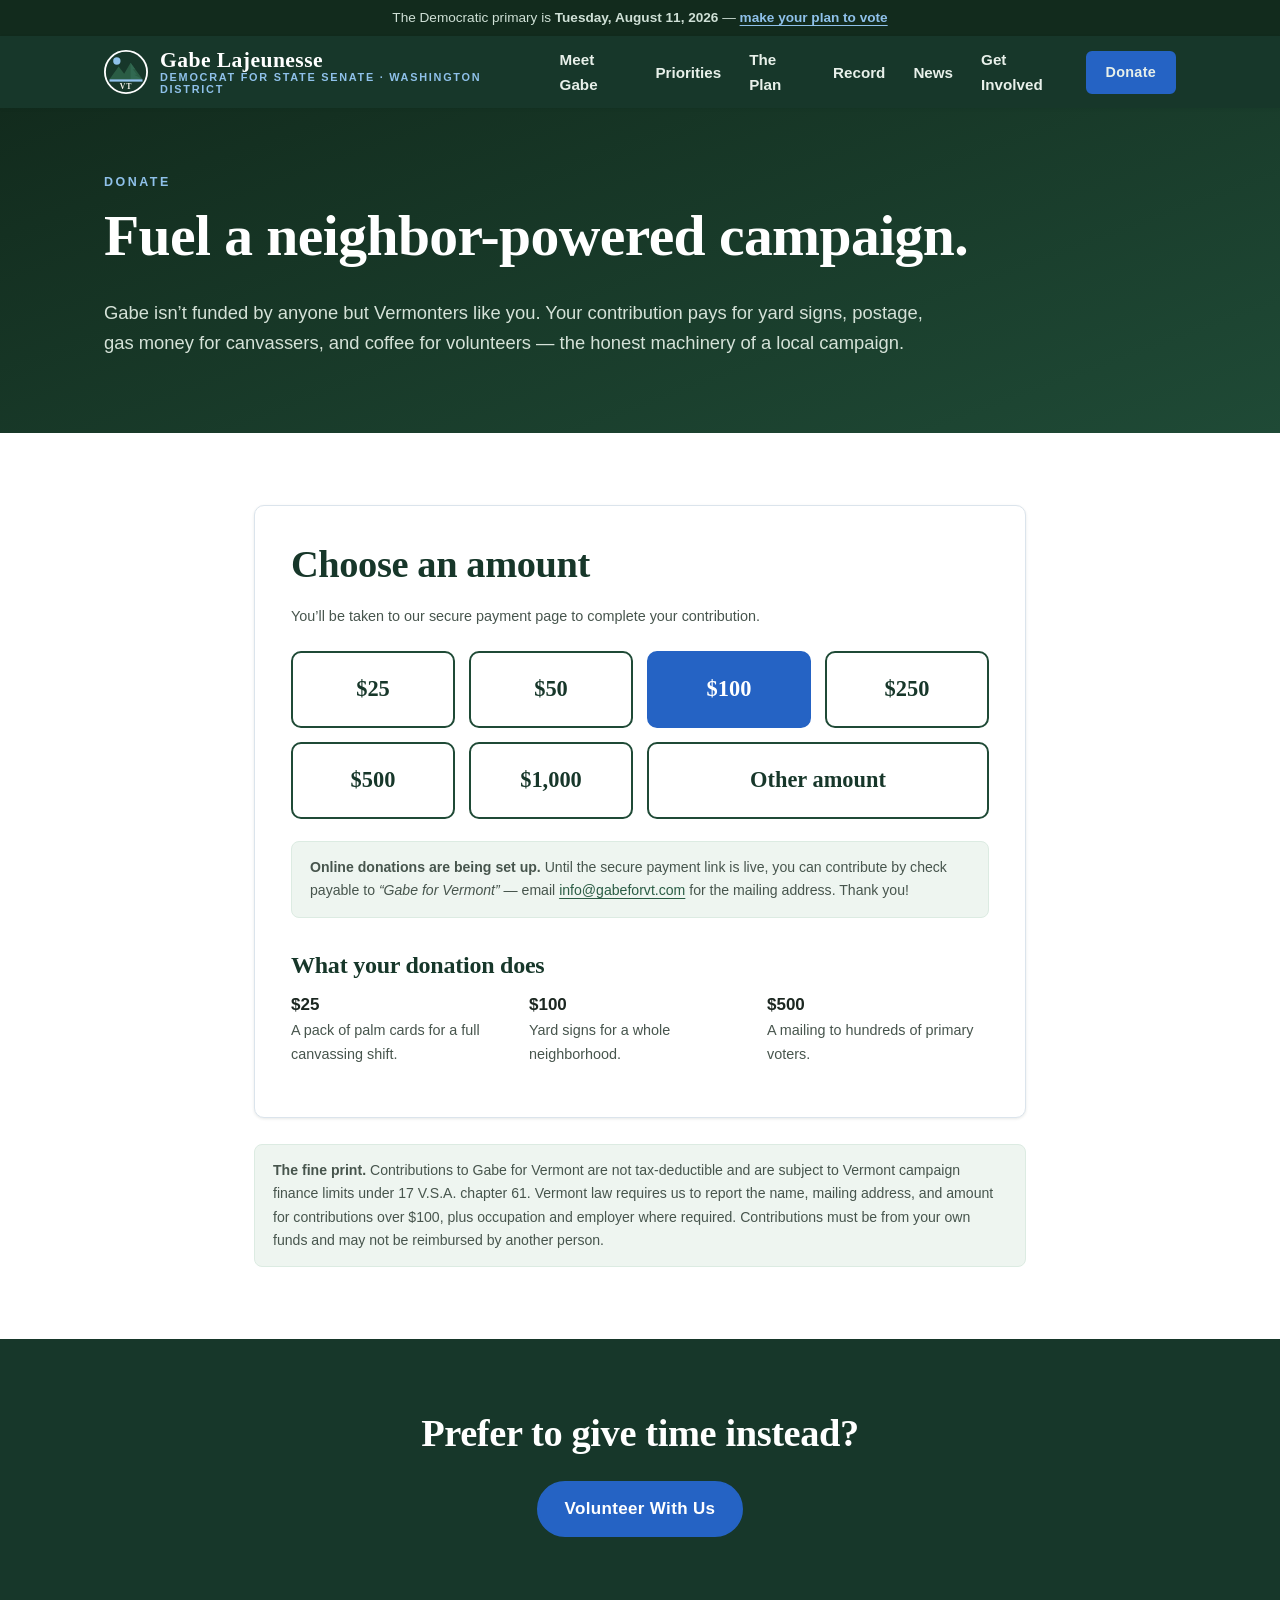
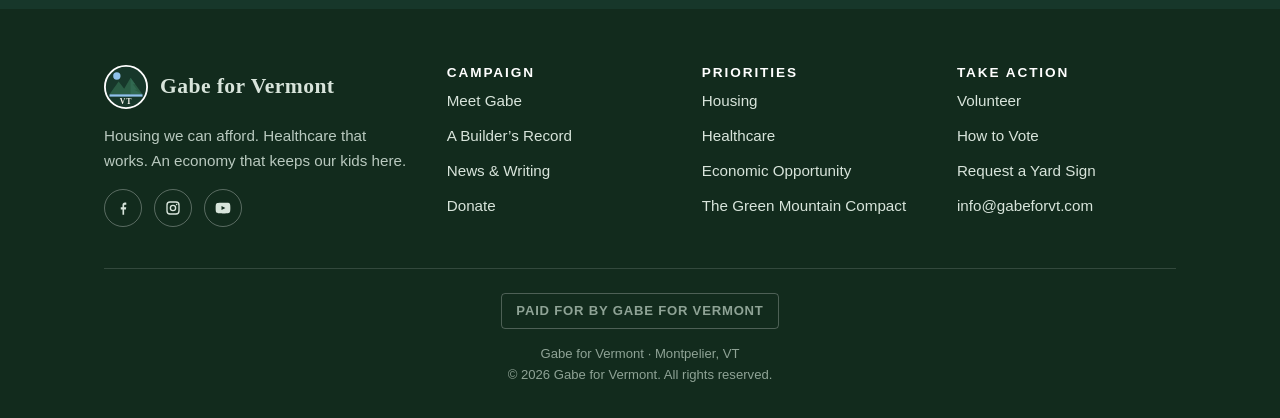
<file: donate.html>
<!DOCTYPE html>
<html lang="en">
<head>
  <meta charset="UTF-8">
  <meta name="viewport" content="width=device-width, initial-scale=1.0">
  <title>Donate — Gabe Lajeunesse for Vermont State Senate</title>
  <meta name="description" content="Support Gabe Lajeunesse’s grassroots campaign for Vermont State Senate. Every contribution stays right here in the Washington District.">
  <link rel="canonical" href="https://www.gabeforvt.com/donate.html">
  <meta property="og:type" content="website">
  <meta property="og:title" content="Donate — Gabe Lajeunesse for Vermont State Senate">
  <meta property="og:description" content="Support Gabe Lajeunesse’s grassroots campaign for Vermont State Senate. Every contribution stays right here in the Washington District.">
  <meta property="og:url" content="https://www.gabeforvt.com/donate.html">
  <meta property="og:site_name" content="Gabe for Vermont">
  <meta property="og:image" content="https://www.gabeforvt.com/assets/og-image.jpg">
  <meta property="og:image:width" content="1200">
  <meta property="og:image:height" content="630">
  <meta name="twitter:card" content="summary_large_image">
  <link rel="icon" type="image/svg+xml" href="assets/logo.svg">
  <link rel="stylesheet" href="css/styles.css">
</head>
<body>
  <a class="skip-link" href="#main">Skip to main content</a>
  <div class="topbar">The Democratic primary is <strong>Tuesday, August 11, 2026</strong> — <a href="vote.html">make your plan to vote</a></div>
  <header class="site-header">
    <div class="wrap">
      <a class="brand" href="index.html">
        <svg viewBox="0 0 48 48" width="44" height="44" aria-hidden="true"><circle cx="24" cy="24" r="23" fill="#17372a" stroke="#ffffff" stroke-width="2"/><path d="M6 32 L16 18 L22 26 L29 14 L42 32 Z" fill="#2a5c44"/><path d="M29 14 L34 21 L31.5 21 L36 27 L33 27 L42 32 L29 32 Z" fill="#37725a" opacity="0.6"/><circle cx="14" cy="12" r="4" fill="#8fc1ea"/><rect x="6" y="32" width="36" height="2.5" fill="#8fc1ea"/><text x="24" y="43" text-anchor="middle" font-family="Georgia, serif" font-size="8.5" font-weight="bold" fill="#faf7f0" letter-spacing="1">VT</text></svg>
        <span class="brand-name">Gabe Lajeunesse<span class="brand-sub">Democrat for State Senate &middot; Washington District</span></span>
      </a>
      <button class="nav-toggle" aria-expanded="false" aria-controls="site-nav" aria-label="Toggle navigation">
        <span></span><span></span><span></span>
      </button>
      <nav class="nav" id="site-nav" aria-label="Primary">
        <a href="about.html">Meet Gabe</a>
        <a href="priorities.html">Priorities</a>
        <a href="plan.html">The Plan</a>
        <a href="record.html">Record</a>
        <a href="news.html">News</a>
        <a href="get-involved.html">Get Involved</a>
        <a class="btn btn-sm" href="donate.html">Donate</a>
      </nav>
    </div>
  </header>

  <main id="main">

    <section class="page-hero">
      <div class="wrap">
        <p class="eyebrow">Donate</p>
        <h1>Fuel a neighbor-powered campaign.</h1>
        <p class="lede">Gabe isn&rsquo;t funded by anyone but Vermonters like you. Your contribution pays for yard signs, postage, gas money for canvassers, and coffee for volunteers — the honest machinery of a local campaign.</p>
      </div>
    </section>

    <section class="section">
      <div class="wrap" style="max-width:820px">
        <div class="form-card">
          <h2>Choose an amount</h2>
          <p class="small">You&rsquo;ll be taken to our secure payment page to complete your contribution.</p>
          <!-- TODO: replace the href values with the campaign's real ActBlue (or other
               payment processor) URL, e.g. https://secure.actblue.com/donate/gabeforvt
               with ?amount= presets. See README.md § Donations. -->
          <div class="donate-tiers">
            <a href="#donate-pending">$25</a>
            <a href="#donate-pending">$50</a>
            <a href="#donate-pending" class="featured">$100</a>
            <a href="#donate-pending">$250</a>
            <a href="#donate-pending">$500</a>
            <a href="#donate-pending">$1,000</a>
            <a href="#donate-pending" style="grid-column: span 2">Other amount</a>
          </div>
          <div class="notice" id="donate-pending">
            <strong>Online donations are being set up.</strong> Until the secure payment link is live, you can contribute by check payable to <em>&ldquo;Gabe for Vermont&rdquo;</em> — email <a href="mailto:info@gabeforvt.com">info@gabeforvt.com</a> for the mailing address. Thank you!
          </div>
          <h3 style="margin-top:34px">What your donation does</h3>
          <div class="grid cols-3" style="gap:16px">
            <div><strong>$25</strong><p class="small">A pack of palm cards for a full canvassing shift.</p></div>
            <div><strong>$100</strong><p class="small">Yard signs for a whole neighborhood.</p></div>
            <div><strong>$500</strong><p class="small">A mailing to hundreds of primary voters.</p></div>
          </div>
        </div>

        <div class="notice" style="margin-top:26px">
          <strong>The fine print.</strong> Contributions to Gabe for Vermont are not tax-deductible and are subject to Vermont campaign finance limits under 17 V.S.A. chapter 61. Vermont law requires us to report the name, mailing address, and amount for contributions over $100, plus occupation and employer where required. Contributions must be from your own funds and may not be reimbursed by another person.
        </div>
      </div>
    </section>

    <section class="section dark cta-banner">
      <div class="wrap">
        <h2>Prefer to give time instead?</h2>
        <div class="cta-row"><a class="btn" href="get-involved.html">Volunteer With Us</a></div>
      </div>
    </section>

  </main>

  <footer class="site-footer">
    <div class="wrap">
      <div class="cols">
        <div>
          <a class="brand" href="index.html" style="margin-bottom:14px">
            <svg viewBox="0 0 48 48" width="44" height="44" aria-hidden="true"><circle cx="24" cy="24" r="23" fill="#17372a" stroke="#ffffff" stroke-width="2"/><path d="M6 32 L16 18 L22 26 L29 14 L42 32 Z" fill="#2a5c44"/><path d="M29 14 L34 21 L31.5 21 L36 27 L33 27 L42 32 L29 32 Z" fill="#37725a" opacity="0.6"/><circle cx="14" cy="12" r="4" fill="#8fc1ea"/><rect x="6" y="32" width="36" height="2.5" fill="#8fc1ea"/><text x="24" y="43" text-anchor="middle" font-family="Georgia, serif" font-size="8.5" font-weight="bold" fill="#faf7f0" letter-spacing="1">VT</text></svg>
            <span class="brand-name">Gabe for Vermont</span>
          </a>
          <p style="margin-top:14px">Housing we can afford. Healthcare that works. An economy that keeps our kids here.</p>
          <div class="social">
            <!-- TODO: replace # with the campaign's real social profiles -->
            <a href="#" aria-label="Facebook"><svg viewBox="0 0 24 24" width="18" height="18" fill="currentColor" aria-hidden="true"><path d="M13.5 21v-7h2.4l.4-3h-2.8V9.1c0-.9.3-1.5 1.6-1.5h1.3V4.9c-.2 0-1-.1-1.9-.1-1.9 0-3.2 1.2-3.2 3.3V11H9v3h2.3v7h2.2z"/></svg></a>
            <a href="#" aria-label="Instagram"><svg viewBox="0 0 24 24" width="18" height="18" fill="none" stroke="currentColor" stroke-width="1.8" aria-hidden="true"><rect x="4" y="4" width="16" height="16" rx="4"/><circle cx="12" cy="12" r="3.5"/><circle cx="16.8" cy="7.2" r="1" fill="currentColor" stroke="none"/></svg></a>
            <a href="#" aria-label="YouTube"><svg viewBox="0 0 24 24" width="18" height="18" fill="currentColor" aria-hidden="true"><path d="M21.6 8s-.2-1.4-.8-2c-.7-.8-1.6-.8-2-.9C16 5 12 5 12 5s-4 0-6.8.2c-.4 0-1.3 0-2 .9-.6.6-.8 2-.8 2S2.2 9.6 2.2 11.3v1.5c0 1.6.2 3.3.2 3.3s.2 1.4.8 2c.7.8 1.7.8 2.1.9 1.6.1 6.7.2 6.7.2s4 0 6.8-.2c.4-.1 1.3-.1 2-.9.6-.6.8-2 .8-2s.2-1.7.2-3.3v-1.5c0-1.7-.2-3.3-.2-3.3zM10 14.6V9.4l5.2 2.6-5.2 2.6z"/></svg></a>
          </div>
        </div>
        <div>
          <h4>Campaign</h4>
          <ul>
            <li><a href="about.html">Meet Gabe</a></li>
            <li><a href="record.html">A Builder&rsquo;s Record</a></li>
            <li><a href="news.html">News &amp; Writing</a></li>
            <li><a href="donate.html">Donate</a></li>
          </ul>
        </div>
        <div>
          <h4>Priorities</h4>
          <ul>
            <li><a href="priorities.html#housing">Housing</a></li>
            <li><a href="priorities.html#healthcare">Healthcare</a></li>
            <li><a href="priorities.html#economy">Economic Opportunity</a></li>
            <li><a href="plan.html">The Green Mountain Compact</a></li>
          </ul>
        </div>
        <div>
          <h4>Take Action</h4>
          <ul>
            <li><a href="get-involved.html">Volunteer</a></li>
            <li><a href="vote.html">How to Vote</a></li>
            <li><a href="get-involved.html#signs">Request a Yard Sign</a></li>
            <li><a href="mailto:info@gabeforvt.com">info@gabeforvt.com</a></li>
          </ul>
        </div>
      </div>
      <div class="disclaimer">
        <span class="paid">Paid for by Gabe for Vermont</span><br>
        <!-- TODO: add the committee's registered mailing address below, per 17 V.S.A. campaign finance requirements -->
        Gabe for Vermont &middot; Montpelier, VT<br>
        &copy; <span data-year>2026</span> Gabe for Vermont. All rights reserved.
      </div>
    </div>
  </footer>
  <script src="js/main.js"></script>
</body>
</html>
</file>
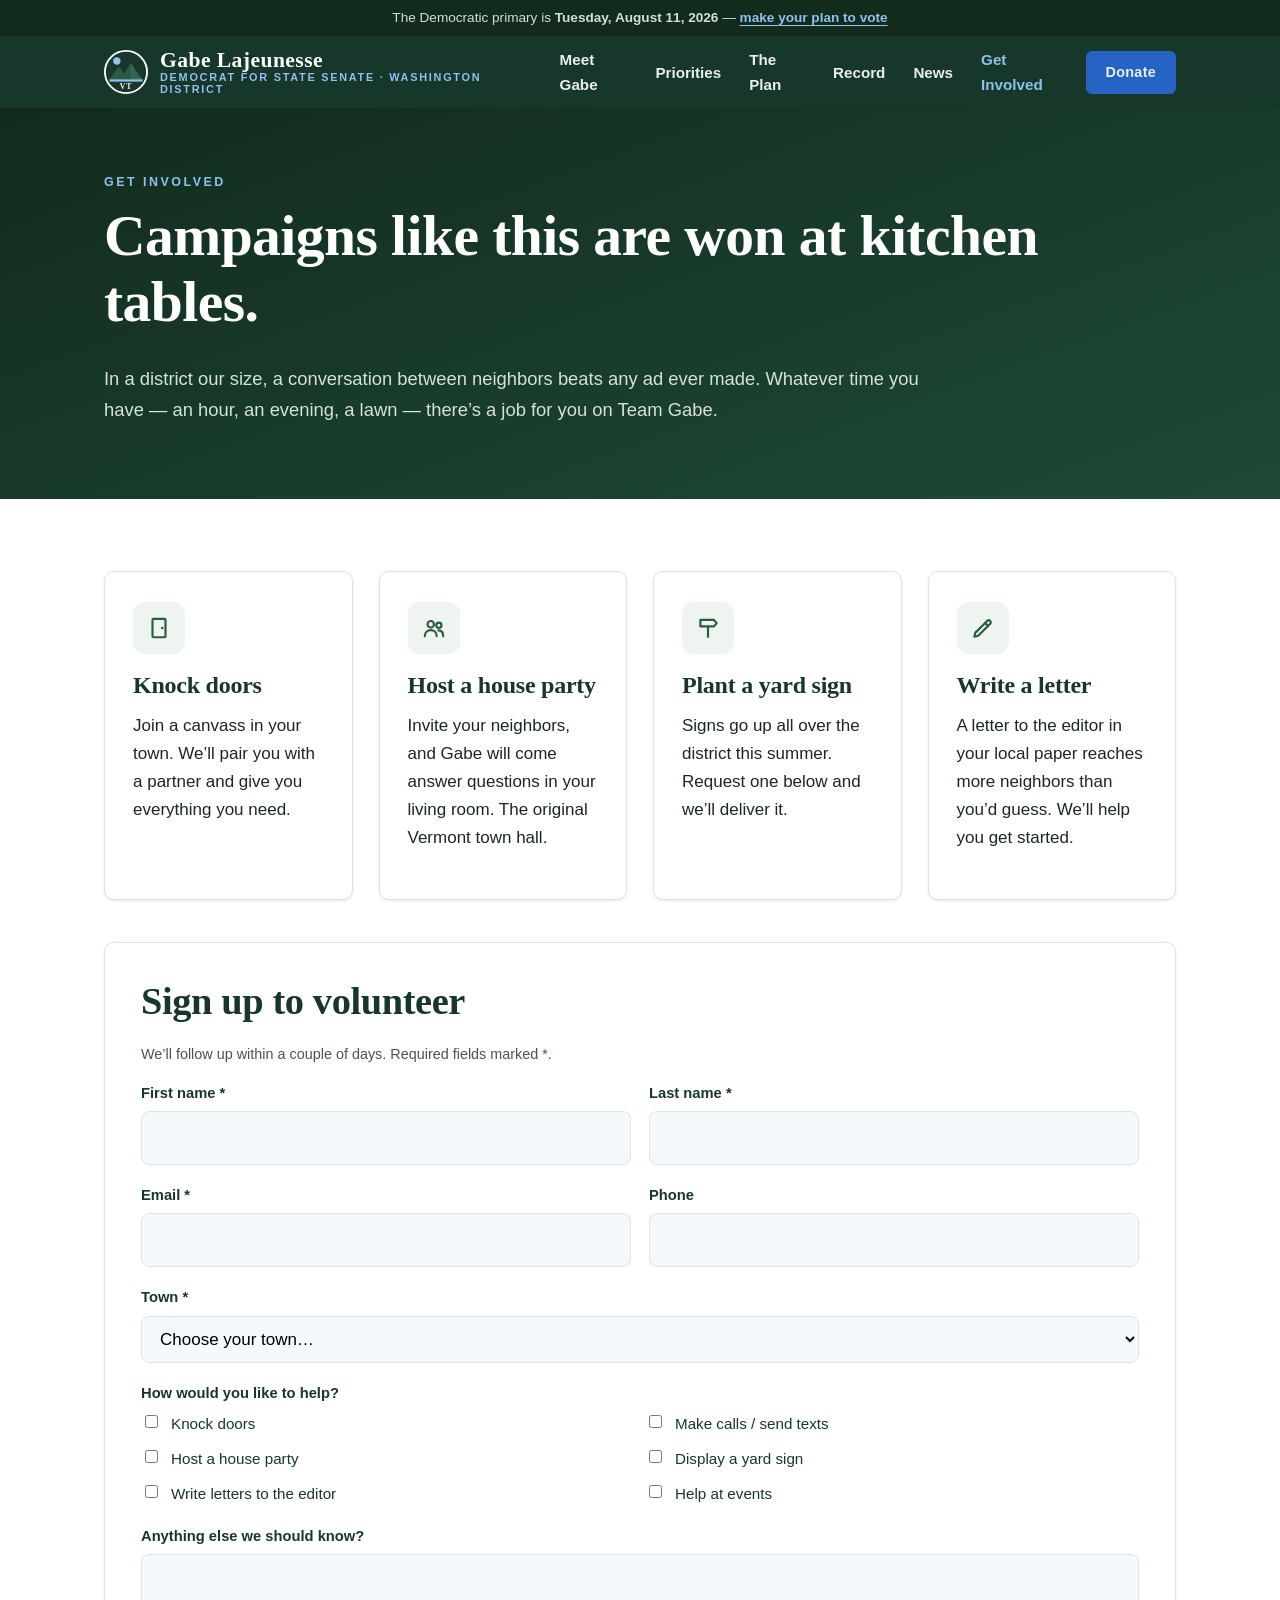
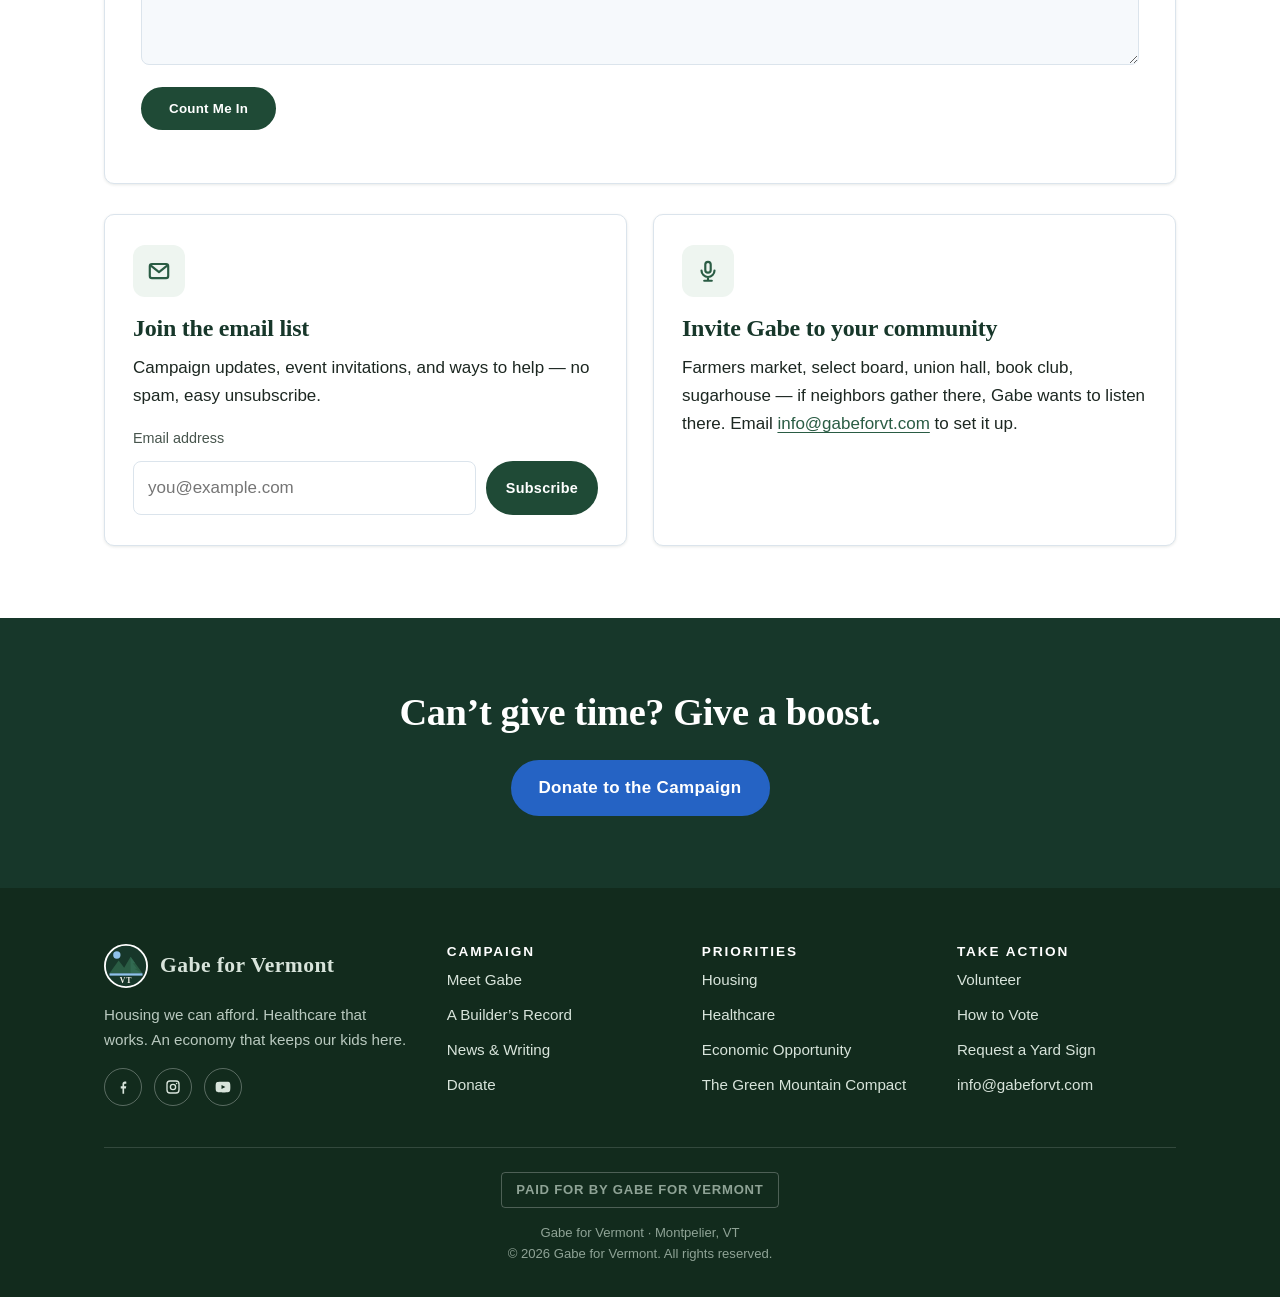
<file: get-involved.html>
<!DOCTYPE html>
<html lang="en">
<head>
  <meta charset="UTF-8">
  <meta name="viewport" content="width=device-width, initial-scale=1.0">
  <title>Get Involved — Gabe Lajeunesse for Vermont State Senate</title>
  <meta name="description" content="Volunteer for Gabe Lajeunesse’s campaign for Vermont State Senate: knock doors, host a house party, request a yard sign, write a letter to the editor, or join the email list.">
  <link rel="canonical" href="https://www.gabeforvt.com/get-involved.html">
  <meta property="og:type" content="website">
  <meta property="og:title" content="Get Involved — Gabe Lajeunesse for Vermont State Senate">
  <meta property="og:description" content="Volunteer for Gabe Lajeunesse’s campaign for Vermont State Senate: knock doors, host a house party, request a yard sign, write a letter to the editor, or join the email list.">
  <meta property="og:url" content="https://www.gabeforvt.com/get-involved.html">
  <meta property="og:site_name" content="Gabe for Vermont">
  <meta property="og:image" content="https://www.gabeforvt.com/assets/og-image.jpg">
  <meta property="og:image:width" content="1200">
  <meta property="og:image:height" content="630">
  <meta name="twitter:card" content="summary_large_image">
  <link rel="icon" type="image/svg+xml" href="assets/logo.svg">
  <link rel="stylesheet" href="css/styles.css">
</head>
<body>
  <a class="skip-link" href="#main">Skip to main content</a>
  <div class="topbar">The Democratic primary is <strong>Tuesday, August 11, 2026</strong> — <a href="vote.html">make your plan to vote</a></div>
  <header class="site-header">
    <div class="wrap">
      <a class="brand" href="index.html">
        <svg viewBox="0 0 48 48" width="44" height="44" aria-hidden="true"><circle cx="24" cy="24" r="23" fill="#17372a" stroke="#ffffff" stroke-width="2"/><path d="M6 32 L16 18 L22 26 L29 14 L42 32 Z" fill="#2a5c44"/><path d="M29 14 L34 21 L31.5 21 L36 27 L33 27 L42 32 L29 32 Z" fill="#37725a" opacity="0.6"/><circle cx="14" cy="12" r="4" fill="#8fc1ea"/><rect x="6" y="32" width="36" height="2.5" fill="#8fc1ea"/><text x="24" y="43" text-anchor="middle" font-family="Georgia, serif" font-size="8.5" font-weight="bold" fill="#faf7f0" letter-spacing="1">VT</text></svg>
        <span class="brand-name">Gabe Lajeunesse<span class="brand-sub">Democrat for State Senate &middot; Washington District</span></span>
      </a>
      <button class="nav-toggle" aria-expanded="false" aria-controls="site-nav" aria-label="Toggle navigation">
        <span></span><span></span><span></span>
      </button>
      <nav class="nav" id="site-nav" aria-label="Primary">
        <a href="about.html">Meet Gabe</a>
        <a href="priorities.html">Priorities</a>
        <a href="plan.html">The Plan</a>
        <a href="record.html">Record</a>
        <a href="news.html">News</a>
        <a href="get-involved.html">Get Involved</a>
        <a class="btn btn-sm" href="donate.html">Donate</a>
      </nav>
    </div>
  </header>

  <main id="main">

    <section class="page-hero">
      <div class="wrap">
        <p class="eyebrow">Get Involved</p>
        <h1>Campaigns like this are won at kitchen tables.</h1>
        <p class="lede">In a district our size, a conversation between neighbors beats any ad ever made. Whatever time you have — an hour, an evening, a lawn — there&rsquo;s a job for you on Team Gabe.</p>
      </div>
    </section>

    <section class="section">
      <div class="wrap">
        <div class="grid cols-4 mb-lg">
          <div class="card">
            <div class="icon"><svg viewBox="0 0 24 24" width="26" height="26" aria-hidden="true"><rect x="6" y="3.5" width="12" height="17" rx="1" fill="none" stroke="currentColor" stroke-width="2"/><circle cx="15" cy="12" r="1.2" fill="currentColor"/></svg></div>
            <h3>Knock doors</h3>
            <p>Join a canvass in your town. We&rsquo;ll pair you with a partner and give you everything you need.</p>
          </div>
          <div class="card">
            <div class="icon"><svg viewBox="0 0 24 24" width="26" height="26" aria-hidden="true"><circle cx="9" cy="8.5" r="3" fill="none" stroke="currentColor" stroke-width="2"/><path d="M3.5 19.5 C3.5 16 6 14 9 14 C12 14 14.5 16 14.5 19.5" fill="none" stroke="currentColor" stroke-width="2" stroke-linecap="round"/><circle cx="16.5" cy="9.5" r="2.4" fill="none" stroke="currentColor" stroke-width="2"/><path d="M16 14.2 C18.8 14.2 20.5 16 20.5 19.5" fill="none" stroke="currentColor" stroke-width="2" stroke-linecap="round"/></svg></div>
            <h3>Host a house party</h3>
            <p>Invite your neighbors, and Gabe will come answer questions in your living room. The original Vermont town hall.</p>
          </div>
          <div class="card" id="signs">
            <div class="icon"><svg viewBox="0 0 24 24" width="26" height="26" aria-hidden="true"><path d="M12 21 V11 M5 4.5 H17.5 L20 7.5 L17.5 10.5 H5 Z" fill="none" stroke="currentColor" stroke-width="2" stroke-linejoin="round"/></svg></div>
            <h3>Plant a yard sign</h3>
            <p>Signs go up all over the district this summer. Request one below and we&rsquo;ll deliver it.</p>
          </div>
          <div class="card">
            <div class="icon"><svg viewBox="0 0 24 24" width="26" height="26" aria-hidden="true"><path d="M4 20 L4.8 16.5 L15.8 5.5 A2 2 0 0 1 18.6 5.5 L18.5 5.4 A2 2 0 0 1 18.5 8.3 L7.5 19.2 Z" fill="none" stroke="currentColor" stroke-width="2" stroke-linejoin="round"/><path d="M14 7.5 L16.5 10" fill="none" stroke="currentColor" stroke-width="2"/></svg></div>
            <h3>Write a letter</h3>
            <p>A letter to the editor in your local paper reaches more neighbors than you&rsquo;d guess. We&rsquo;ll help you get started.</p>
          </div>
        </div>

        <div class="form-card" id="volunteer">
          <h2>Sign up to volunteer</h2>
          <p class="small">We&rsquo;ll follow up within a couple of days. Required fields marked *.</p>
          <!-- TODO: connect this form to your organizing tool (Formspree, Action Network,
               NGP VAN, or Google Forms). Set the form's "action" attribute and remove
               data-placeholder="true". See README.md § Forms. -->
          <form data-placeholder="true" method="post" action="#">
            <div class="form-grid">
              <div class="field">
                <label for="v-first">First name *</label>
                <input id="v-first" name="first_name" required autocomplete="given-name">
              </div>
              <div class="field">
                <label for="v-last">Last name *</label>
                <input id="v-last" name="last_name" required autocomplete="family-name">
              </div>
              <div class="field">
                <label for="v-email">Email *</label>
                <input id="v-email" name="email" type="email" required autocomplete="email">
              </div>
              <div class="field">
                <label for="v-phone">Phone</label>
                <input id="v-phone" name="phone" type="tel" autocomplete="tel">
              </div>
              <div class="field full">
                <label for="v-town">Town *</label>
                <select id="v-town" name="town" required>
                  <option value="">Choose your town…</option>
                  <option>Barre City</option><option>Barre Town</option><option>Berlin</option>
                  <option>Cabot</option><option>Calais</option><option>Duxbury</option>
                  <option>East Montpelier</option><option>Fayston</option><option>Marshfield</option>
                  <option>Middlesex</option><option>Montpelier</option><option>Moretown</option>
                  <option>Northfield</option><option>Plainfield</option><option>Roxbury</option>
                  <option>Waitsfield</option><option>Warren</option><option>Waterbury</option>
                  <option>Woodbury</option><option>Worcester</option><option>Other / nearby</option>
                </select>
              </div>
              <div class="field full">
                <label>How would you like to help?</label>
                <div class="checks">
                  <label><input type="checkbox" name="help[]" value="canvass"> Knock doors</label>
                  <label><input type="checkbox" name="help[]" value="phone"> Make calls / send texts</label>
                  <label><input type="checkbox" name="help[]" value="house-party"> Host a house party</label>
                  <label><input type="checkbox" name="help[]" value="yard-sign"> Display a yard sign</label>
                  <label><input type="checkbox" name="help[]" value="letters"> Write letters to the editor</label>
                  <label><input type="checkbox" name="help[]" value="events"> Help at events</label>
                </div>
              </div>
              <div class="field full">
                <label for="v-notes">Anything else we should know?</label>
                <textarea id="v-notes" name="notes" rows="3"></textarea>
              </div>
            </div>
            <p style="margin-top:22px"><button class="btn btn-green" type="submit">Count Me In</button></p>
            <p class="form-note notice" hidden><strong>Almost there!</strong> This form isn&rsquo;t connected to the campaign&rsquo;s sign-up system yet. In the meantime, please email <a href="mailto:info@gabeforvt.com">info@gabeforvt.com</a> with your name, town, and how you&rsquo;d like to help.</p>
          </form>
        </div>

        <div class="grid cols-2" style="margin-top:30px">
          <div class="card">
            <div class="icon"><svg viewBox="0 0 24 24" width="26" height="26" aria-hidden="true"><rect x="3.5" y="5.5" width="17" height="13" rx="2" fill="none" stroke="currentColor" stroke-width="2"/><path d="M4.5 7 L12 13 L19.5 7" fill="none" stroke="currentColor" stroke-width="2" stroke-linecap="round" stroke-linejoin="round"/></svg></div>
            <h3>Join the email list</h3>
            <p>Campaign updates, event invitations, and ways to help — no spam, easy unsubscribe.</p>
            <!-- TODO: connect to your email platform (Mailchimp / Action Network). -->
            <form data-placeholder="true" method="post" action="#" style="display:flex; gap:10px; flex-wrap:wrap">
              <label for="n-email" class="small" style="flex-basis:100%">Email address</label>
              <input id="n-email" type="email" required placeholder="you@example.com" style="flex:1; min-width:200px; font:inherit; padding:12px 14px; border:1.5px solid var(--line); border-radius:8px; background:var(--cream)">
              <button class="btn btn-green btn-sm" type="submit" style="align-self:stretch">Subscribe</button>
              <p class="form-note notice" hidden style="flex-basis:100%"><strong>Thanks!</strong> The list isn&rsquo;t wired up yet — email <a href="mailto:info@gabeforvt.com">info@gabeforvt.com</a> and we&rsquo;ll add you.</p>
            </form>
          </div>
          <div class="card">
            <div class="icon"><svg viewBox="0 0 24 24" width="26" height="26" aria-hidden="true"><rect x="9.5" y="3.5" width="5" height="10" rx="2.5" fill="none" stroke="currentColor" stroke-width="2"/><path d="M6 11.5 A6 6 0 0 0 18 11.5 M12 17.5 V21 M8.5 21 H15.5" fill="none" stroke="currentColor" stroke-width="2" stroke-linecap="round"/></svg></div>
            <h3>Invite Gabe to your community</h3>
            <p>Farmers market, select board, union hall, book club, sugarhouse — if neighbors gather there, Gabe wants to listen there. Email <a href="mailto:info@gabeforvt.com">info@gabeforvt.com</a> to set it up.</p>
          </div>
        </div>
      </div>
    </section>

    <section class="section dark cta-banner">
      <div class="wrap">
        <h2>Can&rsquo;t give time? Give a boost.</h2>
        <div class="cta-row"><a class="btn" href="donate.html">Donate to the Campaign</a></div>
      </div>
    </section>

  </main>

  <footer class="site-footer">
    <div class="wrap">
      <div class="cols">
        <div>
          <a class="brand" href="index.html" style="margin-bottom:14px">
            <svg viewBox="0 0 48 48" width="44" height="44" aria-hidden="true"><circle cx="24" cy="24" r="23" fill="#17372a" stroke="#ffffff" stroke-width="2"/><path d="M6 32 L16 18 L22 26 L29 14 L42 32 Z" fill="#2a5c44"/><path d="M29 14 L34 21 L31.5 21 L36 27 L33 27 L42 32 L29 32 Z" fill="#37725a" opacity="0.6"/><circle cx="14" cy="12" r="4" fill="#8fc1ea"/><rect x="6" y="32" width="36" height="2.5" fill="#8fc1ea"/><text x="24" y="43" text-anchor="middle" font-family="Georgia, serif" font-size="8.5" font-weight="bold" fill="#faf7f0" letter-spacing="1">VT</text></svg>
            <span class="brand-name">Gabe for Vermont</span>
          </a>
          <p style="margin-top:14px">Housing we can afford. Healthcare that works. An economy that keeps our kids here.</p>
          <div class="social">
            <!-- TODO: replace # with the campaign's real social profiles -->
            <a href="#" aria-label="Facebook"><svg viewBox="0 0 24 24" width="18" height="18" fill="currentColor" aria-hidden="true"><path d="M13.5 21v-7h2.4l.4-3h-2.8V9.1c0-.9.3-1.5 1.6-1.5h1.3V4.9c-.2 0-1-.1-1.9-.1-1.9 0-3.2 1.2-3.2 3.3V11H9v3h2.3v7h2.2z"/></svg></a>
            <a href="#" aria-label="Instagram"><svg viewBox="0 0 24 24" width="18" height="18" fill="none" stroke="currentColor" stroke-width="1.8" aria-hidden="true"><rect x="4" y="4" width="16" height="16" rx="4"/><circle cx="12" cy="12" r="3.5"/><circle cx="16.8" cy="7.2" r="1" fill="currentColor" stroke="none"/></svg></a>
            <a href="#" aria-label="YouTube"><svg viewBox="0 0 24 24" width="18" height="18" fill="currentColor" aria-hidden="true"><path d="M21.6 8s-.2-1.4-.8-2c-.7-.8-1.6-.8-2-.9C16 5 12 5 12 5s-4 0-6.8.2c-.4 0-1.3 0-2 .9-.6.6-.8 2-.8 2S2.2 9.6 2.2 11.3v1.5c0 1.6.2 3.3.2 3.3s.2 1.4.8 2c.7.8 1.7.8 2.1.9 1.6.1 6.7.2 6.7.2s4 0 6.8-.2c.4-.1 1.3-.1 2-.9.6-.6.8-2 .8-2s.2-1.7.2-3.3v-1.5c0-1.7-.2-3.3-.2-3.3zM10 14.6V9.4l5.2 2.6-5.2 2.6z"/></svg></a>
          </div>
        </div>
        <div>
          <h4>Campaign</h4>
          <ul>
            <li><a href="about.html">Meet Gabe</a></li>
            <li><a href="record.html">A Builder&rsquo;s Record</a></li>
            <li><a href="news.html">News &amp; Writing</a></li>
            <li><a href="donate.html">Donate</a></li>
          </ul>
        </div>
        <div>
          <h4>Priorities</h4>
          <ul>
            <li><a href="priorities.html#housing">Housing</a></li>
            <li><a href="priorities.html#healthcare">Healthcare</a></li>
            <li><a href="priorities.html#economy">Economic Opportunity</a></li>
            <li><a href="plan.html">The Green Mountain Compact</a></li>
          </ul>
        </div>
        <div>
          <h4>Take Action</h4>
          <ul>
            <li><a href="get-involved.html">Volunteer</a></li>
            <li><a href="vote.html">How to Vote</a></li>
            <li><a href="get-involved.html#signs">Request a Yard Sign</a></li>
            <li><a href="mailto:info@gabeforvt.com">info@gabeforvt.com</a></li>
          </ul>
        </div>
      </div>
      <div class="disclaimer">
        <span class="paid">Paid for by Gabe for Vermont</span><br>
        <!-- TODO: add the committee's registered mailing address below, per 17 V.S.A. campaign finance requirements -->
        Gabe for Vermont &middot; Montpelier, VT<br>
        &copy; <span data-year>2026</span> Gabe for Vermont. All rights reserved.
      </div>
    </div>
  </footer>
  <script src="js/main.js"></script>
</body>
</html>
</file>
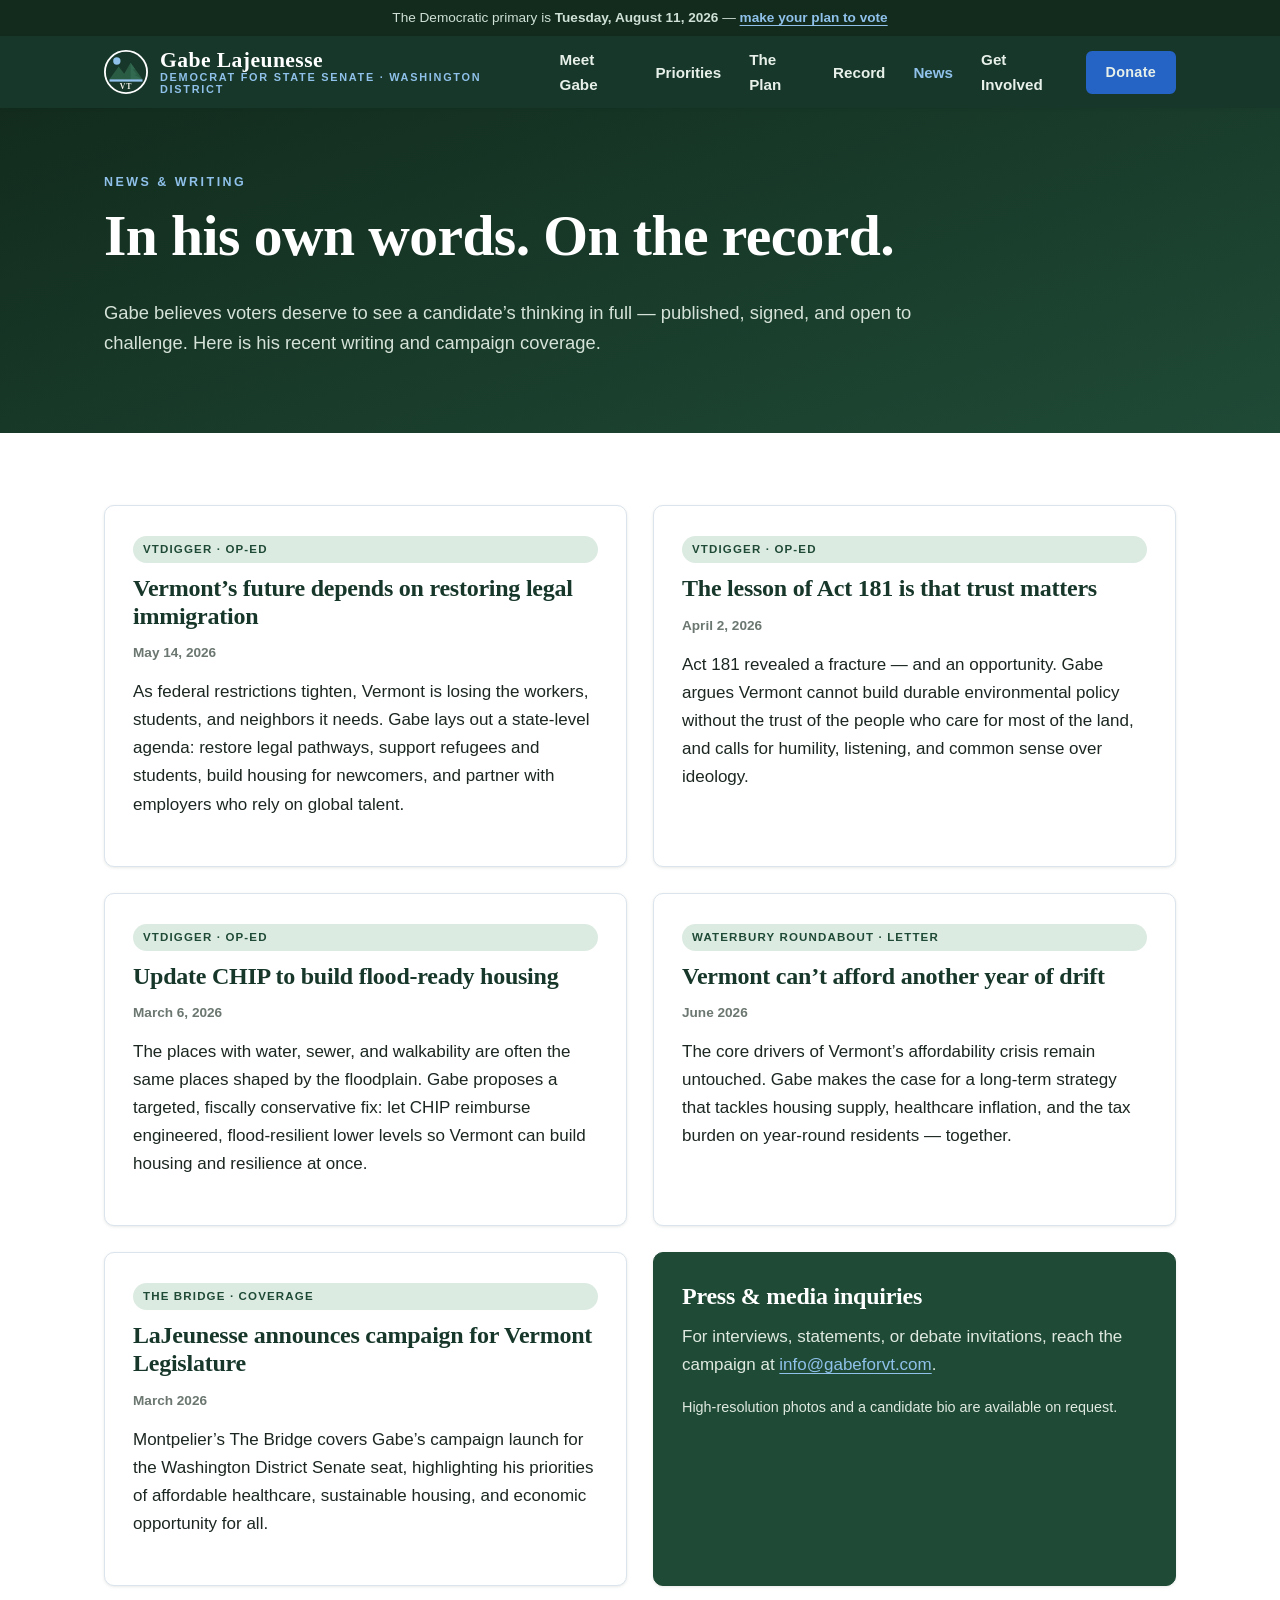
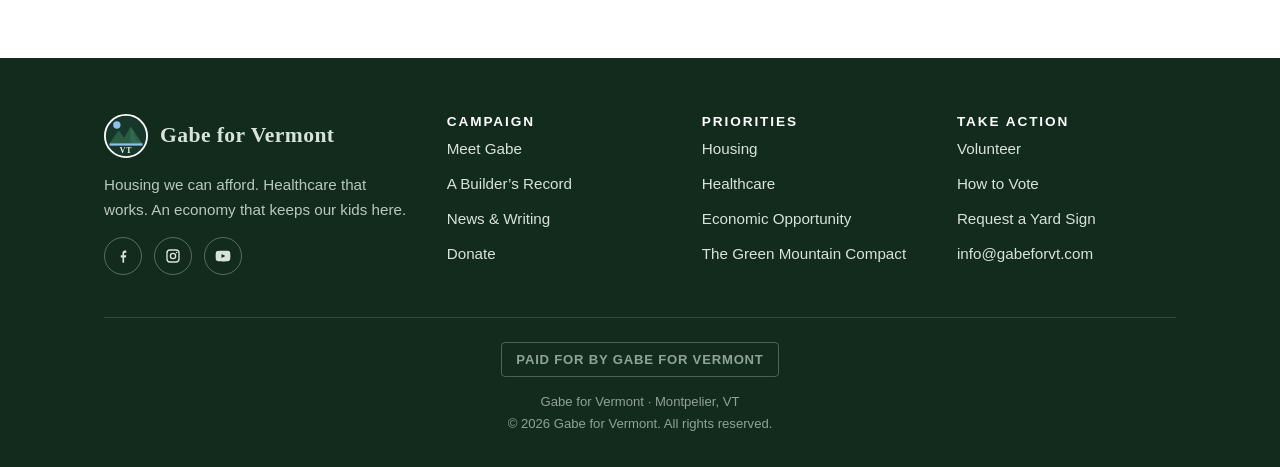
<file: news.html>
<!DOCTYPE html>
<html lang="en">
<head>
  <meta charset="UTF-8">
  <meta name="viewport" content="width=device-width, initial-scale=1.0">
  <title>News & Writing — Gabe Lajeunesse for Vermont State Senate</title>
  <meta name="description" content="Op-eds, letters, and press coverage from Gabe Lajeunesse’s campaign for Vermont State Senate in the Washington District.">
  <link rel="canonical" href="https://www.gabeforvt.com/news.html">
  <meta property="og:type" content="website">
  <meta property="og:title" content="News & Writing — Gabe Lajeunesse for Vermont State Senate">
  <meta property="og:description" content="Op-eds, letters, and press coverage from Gabe Lajeunesse’s campaign for Vermont State Senate in the Washington District.">
  <meta property="og:url" content="https://www.gabeforvt.com/news.html">
  <meta property="og:site_name" content="Gabe for Vermont">
  <meta property="og:image" content="https://www.gabeforvt.com/assets/og-image.jpg">
  <meta property="og:image:width" content="1200">
  <meta property="og:image:height" content="630">
  <meta name="twitter:card" content="summary_large_image">
  <link rel="icon" type="image/svg+xml" href="assets/logo.svg">
  <link rel="stylesheet" href="css/styles.css">
</head>
<body>
  <a class="skip-link" href="#main">Skip to main content</a>
  <div class="topbar">The Democratic primary is <strong>Tuesday, August 11, 2026</strong> — <a href="vote.html">make your plan to vote</a></div>
  <header class="site-header">
    <div class="wrap">
      <a class="brand" href="index.html">
        <svg viewBox="0 0 48 48" width="44" height="44" aria-hidden="true"><circle cx="24" cy="24" r="23" fill="#17372a" stroke="#ffffff" stroke-width="2"/><path d="M6 32 L16 18 L22 26 L29 14 L42 32 Z" fill="#2a5c44"/><path d="M29 14 L34 21 L31.5 21 L36 27 L33 27 L42 32 L29 32 Z" fill="#37725a" opacity="0.6"/><circle cx="14" cy="12" r="4" fill="#8fc1ea"/><rect x="6" y="32" width="36" height="2.5" fill="#8fc1ea"/><text x="24" y="43" text-anchor="middle" font-family="Georgia, serif" font-size="8.5" font-weight="bold" fill="#faf7f0" letter-spacing="1">VT</text></svg>
        <span class="brand-name">Gabe Lajeunesse<span class="brand-sub">Democrat for State Senate &middot; Washington District</span></span>
      </a>
      <button class="nav-toggle" aria-expanded="false" aria-controls="site-nav" aria-label="Toggle navigation">
        <span></span><span></span><span></span>
      </button>
      <nav class="nav" id="site-nav" aria-label="Primary">
        <a href="about.html">Meet Gabe</a>
        <a href="priorities.html">Priorities</a>
        <a href="plan.html">The Plan</a>
        <a href="record.html">Record</a>
        <a href="news.html">News</a>
        <a href="get-involved.html">Get Involved</a>
        <a class="btn btn-sm" href="donate.html">Donate</a>
      </nav>
    </div>
  </header>

  <main id="main">

    <section class="page-hero">
      <div class="wrap">
        <p class="eyebrow">News &amp; Writing</p>
        <h1>In his own words. On the record.</h1>
        <p class="lede">Gabe believes voters deserve to see a candidate&rsquo;s thinking in full — published, signed, and open to challenge. Here is his recent writing and campaign coverage.</p>
      </div>
    </section>

    <section class="section">
      <div class="wrap">
        <div class="grid cols-2">
          <div class="card news-card">
            <span class="badge">VTDigger &middot; Op-Ed</span>
            <h3><a href="https://vtdigger.org/2026/05/14/opinion-vermonts-future-depends-on-restoring-legal-immigration/" rel="noopener">Vermont&rsquo;s future depends on restoring legal immigration</a></h3>
            <p class="date">May 14, 2026</p>
            <p>As federal restrictions tighten, Vermont is losing the workers, students, and neighbors it needs. Gabe lays out a state-level agenda: restore legal pathways, support refugees and students, build housing for newcomers, and partner with employers who rely on global talent.</p>
          </div>
          <div class="card news-card">
            <span class="badge">VTDigger &middot; Op-Ed</span>
            <h3><a href="https://vtdigger.org/2026/04/02/opinion-gabe-lajeunesse-the-lesson-of-act-181-is-that-trust-matters/" rel="noopener">The lesson of Act 181 is that trust matters</a></h3>
            <p class="date">April 2, 2026</p>
            <p>Act 181 revealed a fracture — and an opportunity. Gabe argues Vermont cannot build durable environmental policy without the trust of the people who care for most of the land, and calls for humility, listening, and common sense over ideology.</p>
          </div>
          <div class="card news-card">
            <span class="badge">VTDigger &middot; Op-Ed</span>
            <h3><a href="https://vtdigger.org/2026/03/06/gabe-lajeunesse-update-chip-to-build-flood-ready-housing/" rel="noopener">Update CHIP to build flood-ready housing</a></h3>
            <p class="date">March 6, 2026</p>
            <p>The places with water, sewer, and walkability are often the same places shaped by the floodplain. Gabe proposes a targeted, fiscally conservative fix: let CHIP reimburse engineered, flood-resilient lower levels so Vermont can build housing and resilience at once.</p>
          </div>
          <div class="card news-card">
            <span class="badge">Waterbury Roundabout &middot; Letter</span>
            <h3><a href="https://www.waterburyroundabout.org/opinion-archive/letter-vermont-cant-afford-another-year-of-drift" rel="noopener">Vermont can&rsquo;t afford another year of drift</a></h3>
            <p class="date">June 2026</p>
            <p>The core drivers of Vermont&rsquo;s affordability crisis remain untouched. Gabe makes the case for a long-term strategy that tackles housing supply, healthcare inflation, and the tax burden on year-round residents — together.</p>
          </div>
          <div class="card news-card">
            <span class="badge">The Bridge &middot; Coverage</span>
            <h3><a href="https://thebridgevt.org/2026/03/lajeunesse-and-kohn-announce-campaigns-for-vermont-legislature/" rel="noopener">LaJeunesse announces campaign for Vermont Legislature</a></h3>
            <p class="date">March 2026</p>
            <p>Montpelier&rsquo;s The Bridge covers Gabe&rsquo;s campaign launch for the Washington District Senate seat, highlighting his priorities of affordable healthcare, sustainable housing, and economic opportunity for all.</p>
          </div>
          <div class="card" style="background:var(--green-800); border-color:var(--green-800)">
            <h3 style="color:#fff">Press &amp; media inquiries</h3>
            <p style="color:#dfe9e0">For interviews, statements, or debate invitations, reach the campaign at <a href="mailto:info@gabeforvt.com" style="color:var(--blue-300)">info@gabeforvt.com</a>.</p>
            <p style="color:#dfe9e0" class="small">High-resolution photos and a candidate bio are available on request.</p>
          </div>
        </div>
      </div>
    </section>

  </main>

  <footer class="site-footer">
    <div class="wrap">
      <div class="cols">
        <div>
          <a class="brand" href="index.html" style="margin-bottom:14px">
            <svg viewBox="0 0 48 48" width="44" height="44" aria-hidden="true"><circle cx="24" cy="24" r="23" fill="#17372a" stroke="#ffffff" stroke-width="2"/><path d="M6 32 L16 18 L22 26 L29 14 L42 32 Z" fill="#2a5c44"/><path d="M29 14 L34 21 L31.5 21 L36 27 L33 27 L42 32 L29 32 Z" fill="#37725a" opacity="0.6"/><circle cx="14" cy="12" r="4" fill="#8fc1ea"/><rect x="6" y="32" width="36" height="2.5" fill="#8fc1ea"/><text x="24" y="43" text-anchor="middle" font-family="Georgia, serif" font-size="8.5" font-weight="bold" fill="#faf7f0" letter-spacing="1">VT</text></svg>
            <span class="brand-name">Gabe for Vermont</span>
          </a>
          <p style="margin-top:14px">Housing we can afford. Healthcare that works. An economy that keeps our kids here.</p>
          <div class="social">
            <!-- TODO: replace # with the campaign's real social profiles -->
            <a href="#" aria-label="Facebook"><svg viewBox="0 0 24 24" width="18" height="18" fill="currentColor" aria-hidden="true"><path d="M13.5 21v-7h2.4l.4-3h-2.8V9.1c0-.9.3-1.5 1.6-1.5h1.3V4.9c-.2 0-1-.1-1.9-.1-1.9 0-3.2 1.2-3.2 3.3V11H9v3h2.3v7h2.2z"/></svg></a>
            <a href="#" aria-label="Instagram"><svg viewBox="0 0 24 24" width="18" height="18" fill="none" stroke="currentColor" stroke-width="1.8" aria-hidden="true"><rect x="4" y="4" width="16" height="16" rx="4"/><circle cx="12" cy="12" r="3.5"/><circle cx="16.8" cy="7.2" r="1" fill="currentColor" stroke="none"/></svg></a>
            <a href="#" aria-label="YouTube"><svg viewBox="0 0 24 24" width="18" height="18" fill="currentColor" aria-hidden="true"><path d="M21.6 8s-.2-1.4-.8-2c-.7-.8-1.6-.8-2-.9C16 5 12 5 12 5s-4 0-6.8.2c-.4 0-1.3 0-2 .9-.6.6-.8 2-.8 2S2.2 9.6 2.2 11.3v1.5c0 1.6.2 3.3.2 3.3s.2 1.4.8 2c.7.8 1.7.8 2.1.9 1.6.1 6.7.2 6.7.2s4 0 6.8-.2c.4-.1 1.3-.1 2-.9.6-.6.8-2 .8-2s.2-1.7.2-3.3v-1.5c0-1.7-.2-3.3-.2-3.3zM10 14.6V9.4l5.2 2.6-5.2 2.6z"/></svg></a>
          </div>
        </div>
        <div>
          <h4>Campaign</h4>
          <ul>
            <li><a href="about.html">Meet Gabe</a></li>
            <li><a href="record.html">A Builder&rsquo;s Record</a></li>
            <li><a href="news.html">News &amp; Writing</a></li>
            <li><a href="donate.html">Donate</a></li>
          </ul>
        </div>
        <div>
          <h4>Priorities</h4>
          <ul>
            <li><a href="priorities.html#housing">Housing</a></li>
            <li><a href="priorities.html#healthcare">Healthcare</a></li>
            <li><a href="priorities.html#economy">Economic Opportunity</a></li>
            <li><a href="plan.html">The Green Mountain Compact</a></li>
          </ul>
        </div>
        <div>
          <h4>Take Action</h4>
          <ul>
            <li><a href="get-involved.html">Volunteer</a></li>
            <li><a href="vote.html">How to Vote</a></li>
            <li><a href="get-involved.html#signs">Request a Yard Sign</a></li>
            <li><a href="mailto:info@gabeforvt.com">info@gabeforvt.com</a></li>
          </ul>
        </div>
      </div>
      <div class="disclaimer">
        <span class="paid">Paid for by Gabe for Vermont</span><br>
        <!-- TODO: add the committee's registered mailing address below, per 17 V.S.A. campaign finance requirements -->
        Gabe for Vermont &middot; Montpelier, VT<br>
        &copy; <span data-year>2026</span> Gabe for Vermont. All rights reserved.
      </div>
    </div>
  </footer>
  <script src="js/main.js"></script>
</body>
</html>
</file>
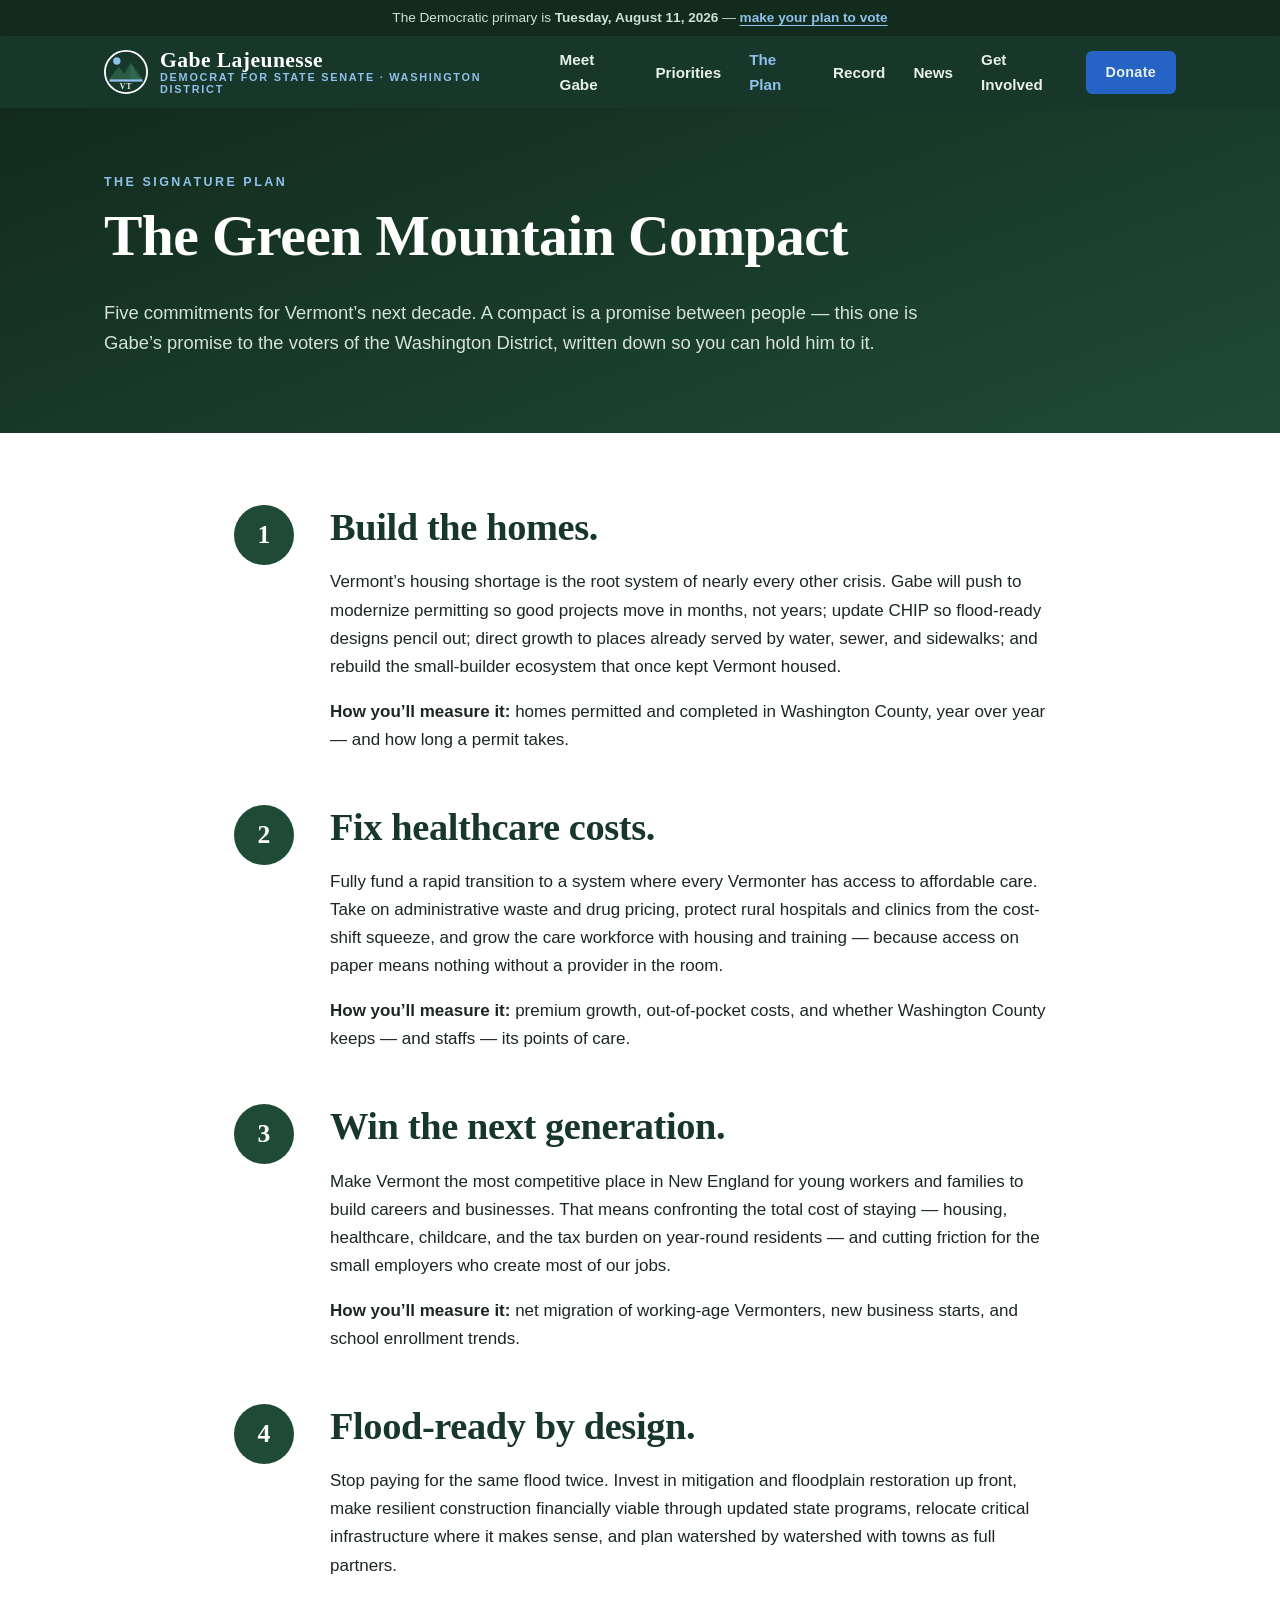
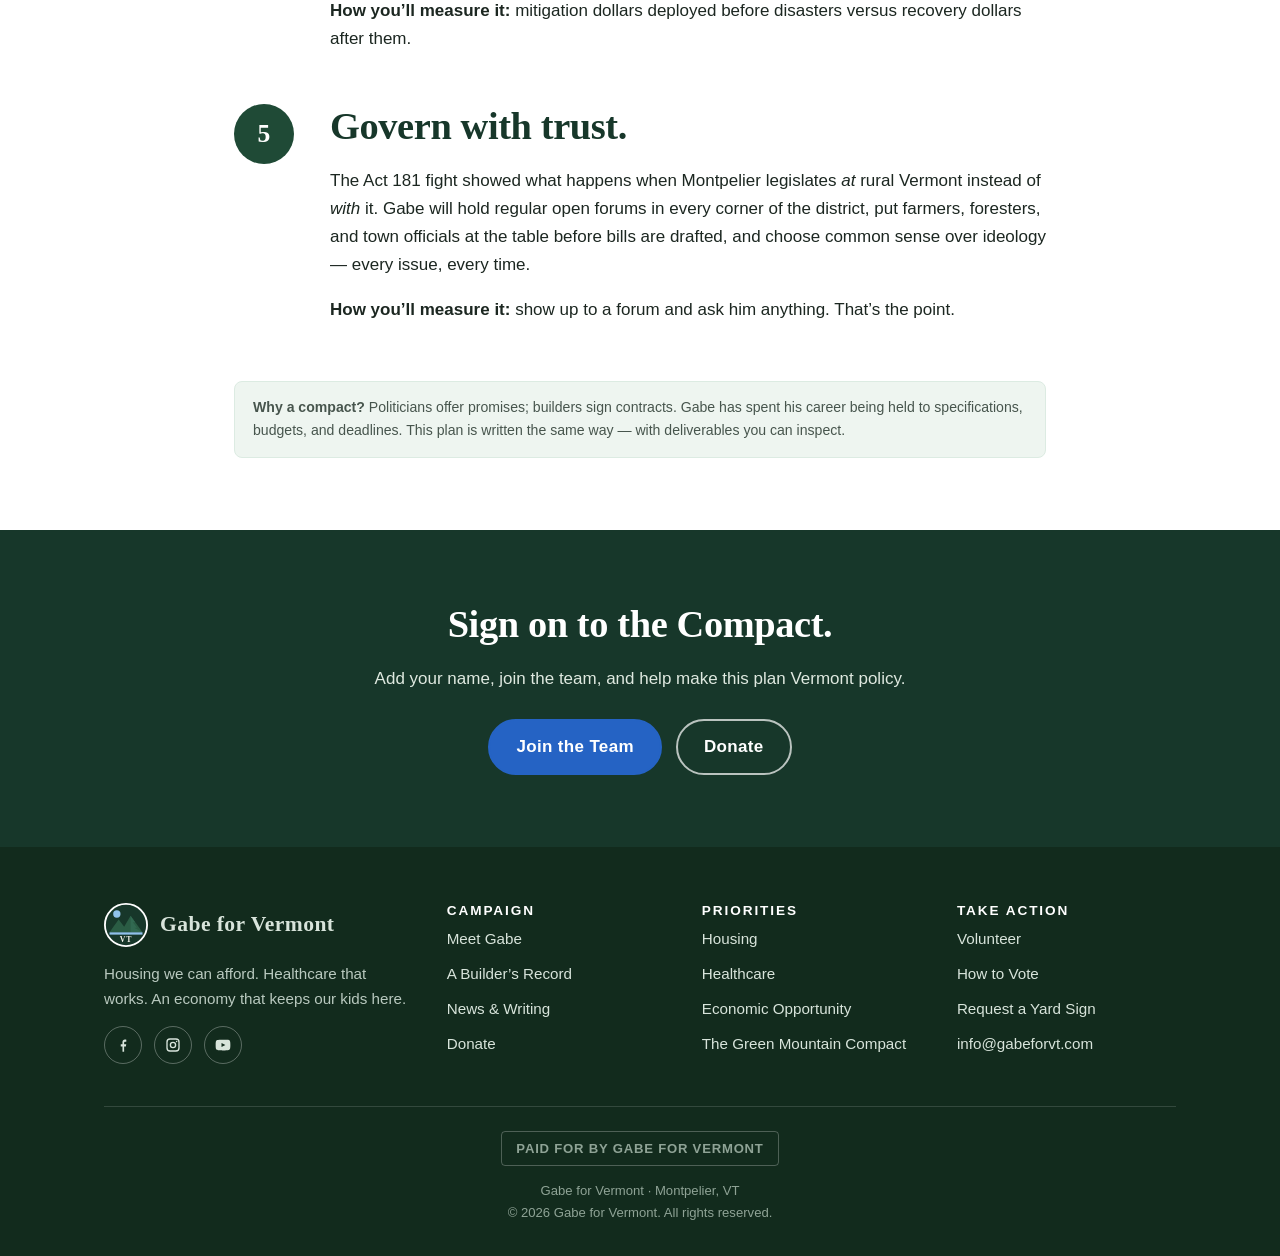
<file: plan.html>
<!DOCTYPE html>
<html lang="en">
<head>
  <meta charset="UTF-8">
  <meta name="viewport" content="width=device-width, initial-scale=1.0">
  <title>The Green Mountain Compact — Gabe Lajeunesse’s Five-Point Plan</title>
  <meta name="description" content="The Green Mountain Compact: Gabe Lajeunesse’s five-point plan for Vermont — build the homes, fix healthcare costs, win the next generation, flood-ready by design, and govern with trust.">
  <link rel="canonical" href="https://www.gabeforvt.com/plan.html">
  <meta property="og:type" content="website">
  <meta property="og:title" content="The Green Mountain Compact — Gabe Lajeunesse’s Five-Point Plan">
  <meta property="og:description" content="The Green Mountain Compact: Gabe Lajeunesse’s five-point plan for Vermont — build the homes, fix healthcare costs, win the next generation, flood-ready by design, and govern with trust.">
  <meta property="og:url" content="https://www.gabeforvt.com/plan.html">
  <meta property="og:site_name" content="Gabe for Vermont">
  <meta property="og:image" content="https://www.gabeforvt.com/assets/og-image.jpg">
  <meta property="og:image:width" content="1200">
  <meta property="og:image:height" content="630">
  <meta name="twitter:card" content="summary_large_image">
  <link rel="icon" type="image/svg+xml" href="assets/logo.svg">
  <link rel="stylesheet" href="css/styles.css">
</head>
<body>
  <a class="skip-link" href="#main">Skip to main content</a>
  <div class="topbar">The Democratic primary is <strong>Tuesday, August 11, 2026</strong> — <a href="vote.html">make your plan to vote</a></div>
  <header class="site-header">
    <div class="wrap">
      <a class="brand" href="index.html">
        <svg viewBox="0 0 48 48" width="44" height="44" aria-hidden="true"><circle cx="24" cy="24" r="23" fill="#17372a" stroke="#ffffff" stroke-width="2"/><path d="M6 32 L16 18 L22 26 L29 14 L42 32 Z" fill="#2a5c44"/><path d="M29 14 L34 21 L31.5 21 L36 27 L33 27 L42 32 L29 32 Z" fill="#37725a" opacity="0.6"/><circle cx="14" cy="12" r="4" fill="#8fc1ea"/><rect x="6" y="32" width="36" height="2.5" fill="#8fc1ea"/><text x="24" y="43" text-anchor="middle" font-family="Georgia, serif" font-size="8.5" font-weight="bold" fill="#faf7f0" letter-spacing="1">VT</text></svg>
        <span class="brand-name">Gabe Lajeunesse<span class="brand-sub">Democrat for State Senate &middot; Washington District</span></span>
      </a>
      <button class="nav-toggle" aria-expanded="false" aria-controls="site-nav" aria-label="Toggle navigation">
        <span></span><span></span><span></span>
      </button>
      <nav class="nav" id="site-nav" aria-label="Primary">
        <a href="about.html">Meet Gabe</a>
        <a href="priorities.html">Priorities</a>
        <a href="plan.html">The Plan</a>
        <a href="record.html">Record</a>
        <a href="news.html">News</a>
        <a href="get-involved.html">Get Involved</a>
        <a class="btn btn-sm" href="donate.html">Donate</a>
      </nav>
    </div>
  </header>

  <main id="main">

    <section class="page-hero">
      <div class="wrap">
        <p class="eyebrow">The Signature Plan</p>
        <h1>The Green Mountain Compact</h1>
        <p class="lede">Five commitments for Vermont&rsquo;s next decade. A compact is a promise between people — this one is Gabe&rsquo;s promise to the voters of the Washington District, written down so you can hold him to it.</p>
      </div>
    </section>

    <section class="section">
      <div class="wrap" style="max-width:860px">

        <div class="plan-step">
          <div class="n">1</div>
          <div>
            <h2>Build the homes.</h2>
            <p>Vermont&rsquo;s housing shortage is the root system of nearly every other crisis. Gabe will push to modernize permitting so good projects move in months, not years; update CHIP so flood-ready designs pencil out; direct growth to places already served by water, sewer, and sidewalks; and rebuild the small-builder ecosystem that once kept Vermont housed.</p>
            <p><strong>How you&rsquo;ll measure it:</strong> homes permitted and completed in Washington County, year over year — and how long a permit takes.</p>
          </div>
        </div>

        <div class="plan-step">
          <div class="n">2</div>
          <div>
            <h2>Fix healthcare costs.</h2>
            <p>Fully fund a rapid transition to a system where every Vermonter has access to affordable care. Take on administrative waste and drug pricing, protect rural hospitals and clinics from the cost-shift squeeze, and grow the care workforce with housing and training — because access on paper means nothing without a provider in the room.</p>
            <p><strong>How you&rsquo;ll measure it:</strong> premium growth, out-of-pocket costs, and whether Washington County keeps — and staffs — its points of care.</p>
          </div>
        </div>

        <div class="plan-step">
          <div class="n">3</div>
          <div>
            <h2>Win the next generation.</h2>
            <p>Make Vermont the most competitive place in New England for young workers and families to build careers and businesses. That means confronting the total cost of staying — housing, healthcare, childcare, and the tax burden on year-round residents — and cutting friction for the small employers who create most of our jobs.</p>
            <p><strong>How you&rsquo;ll measure it:</strong> net migration of working-age Vermonters, new business starts, and school enrollment trends.</p>
          </div>
        </div>

        <div class="plan-step">
          <div class="n">4</div>
          <div>
            <h2>Flood-ready by design.</h2>
            <p>Stop paying for the same flood twice. Invest in mitigation and floodplain restoration up front, make resilient construction financially viable through updated state programs, relocate critical infrastructure where it makes sense, and plan watershed by watershed with towns as full partners.</p>
            <p><strong>How you&rsquo;ll measure it:</strong> mitigation dollars deployed before disasters versus recovery dollars after them.</p>
          </div>
        </div>

        <div class="plan-step">
          <div class="n">5</div>
          <div>
            <h2>Govern with trust.</h2>
            <p>The Act 181 fight showed what happens when Montpelier legislates <em>at</em> rural Vermont instead of <em>with</em> it. Gabe will hold regular open forums in every corner of the district, put farmers, foresters, and town officials at the table before bills are drafted, and choose common sense over ideology — every issue, every time.</p>
            <p><strong>How you&rsquo;ll measure it:</strong> show up to a forum and ask him anything. That&rsquo;s the point.</p>
          </div>
        </div>

        <div class="notice" style="margin-top:40px">
          <strong>Why a compact?</strong> Politicians offer promises; builders sign contracts. Gabe has spent his career being held to specifications, budgets, and deadlines. This plan is written the same way — with deliverables you can inspect.
        </div>
      </div>
    </section>

    <section class="section dark cta-banner">
      <div class="wrap">
        <h2>Sign on to the Compact.</h2>
        <p style="max-width:560px;margin:0 auto;color:#dfe9e0">Add your name, join the team, and help make this plan Vermont policy.</p>
        <div class="cta-row">
          <a class="btn" href="get-involved.html">Join the Team</a>
          <a class="btn btn-outline" href="donate.html">Donate</a>
        </div>
      </div>
    </section>

  </main>

  <footer class="site-footer">
    <div class="wrap">
      <div class="cols">
        <div>
          <a class="brand" href="index.html" style="margin-bottom:14px">
            <svg viewBox="0 0 48 48" width="44" height="44" aria-hidden="true"><circle cx="24" cy="24" r="23" fill="#17372a" stroke="#ffffff" stroke-width="2"/><path d="M6 32 L16 18 L22 26 L29 14 L42 32 Z" fill="#2a5c44"/><path d="M29 14 L34 21 L31.5 21 L36 27 L33 27 L42 32 L29 32 Z" fill="#37725a" opacity="0.6"/><circle cx="14" cy="12" r="4" fill="#8fc1ea"/><rect x="6" y="32" width="36" height="2.5" fill="#8fc1ea"/><text x="24" y="43" text-anchor="middle" font-family="Georgia, serif" font-size="8.5" font-weight="bold" fill="#faf7f0" letter-spacing="1">VT</text></svg>
            <span class="brand-name">Gabe for Vermont</span>
          </a>
          <p style="margin-top:14px">Housing we can afford. Healthcare that works. An economy that keeps our kids here.</p>
          <div class="social">
            <!-- TODO: replace # with the campaign's real social profiles -->
            <a href="#" aria-label="Facebook"><svg viewBox="0 0 24 24" width="18" height="18" fill="currentColor" aria-hidden="true"><path d="M13.5 21v-7h2.4l.4-3h-2.8V9.1c0-.9.3-1.5 1.6-1.5h1.3V4.9c-.2 0-1-.1-1.9-.1-1.9 0-3.2 1.2-3.2 3.3V11H9v3h2.3v7h2.2z"/></svg></a>
            <a href="#" aria-label="Instagram"><svg viewBox="0 0 24 24" width="18" height="18" fill="none" stroke="currentColor" stroke-width="1.8" aria-hidden="true"><rect x="4" y="4" width="16" height="16" rx="4"/><circle cx="12" cy="12" r="3.5"/><circle cx="16.8" cy="7.2" r="1" fill="currentColor" stroke="none"/></svg></a>
            <a href="#" aria-label="YouTube"><svg viewBox="0 0 24 24" width="18" height="18" fill="currentColor" aria-hidden="true"><path d="M21.6 8s-.2-1.4-.8-2c-.7-.8-1.6-.8-2-.9C16 5 12 5 12 5s-4 0-6.8.2c-.4 0-1.3 0-2 .9-.6.6-.8 2-.8 2S2.2 9.6 2.2 11.3v1.5c0 1.6.2 3.3.2 3.3s.2 1.4.8 2c.7.8 1.7.8 2.1.9 1.6.1 6.7.2 6.7.2s4 0 6.8-.2c.4-.1 1.3-.1 2-.9.6-.6.8-2 .8-2s.2-1.7.2-3.3v-1.5c0-1.7-.2-3.3-.2-3.3zM10 14.6V9.4l5.2 2.6-5.2 2.6z"/></svg></a>
          </div>
        </div>
        <div>
          <h4>Campaign</h4>
          <ul>
            <li><a href="about.html">Meet Gabe</a></li>
            <li><a href="record.html">A Builder&rsquo;s Record</a></li>
            <li><a href="news.html">News &amp; Writing</a></li>
            <li><a href="donate.html">Donate</a></li>
          </ul>
        </div>
        <div>
          <h4>Priorities</h4>
          <ul>
            <li><a href="priorities.html#housing">Housing</a></li>
            <li><a href="priorities.html#healthcare">Healthcare</a></li>
            <li><a href="priorities.html#economy">Economic Opportunity</a></li>
            <li><a href="plan.html">The Green Mountain Compact</a></li>
          </ul>
        </div>
        <div>
          <h4>Take Action</h4>
          <ul>
            <li><a href="get-involved.html">Volunteer</a></li>
            <li><a href="vote.html">How to Vote</a></li>
            <li><a href="get-involved.html#signs">Request a Yard Sign</a></li>
            <li><a href="mailto:info@gabeforvt.com">info@gabeforvt.com</a></li>
          </ul>
        </div>
      </div>
      <div class="disclaimer">
        <span class="paid">Paid for by Gabe for Vermont</span><br>
        <!-- TODO: add the committee's registered mailing address below, per 17 V.S.A. campaign finance requirements -->
        Gabe for Vermont &middot; Montpelier, VT<br>
        &copy; <span data-year>2026</span> Gabe for Vermont. All rights reserved.
      </div>
    </div>
  </footer>
  <script src="js/main.js"></script>
</body>
</html>
</file>
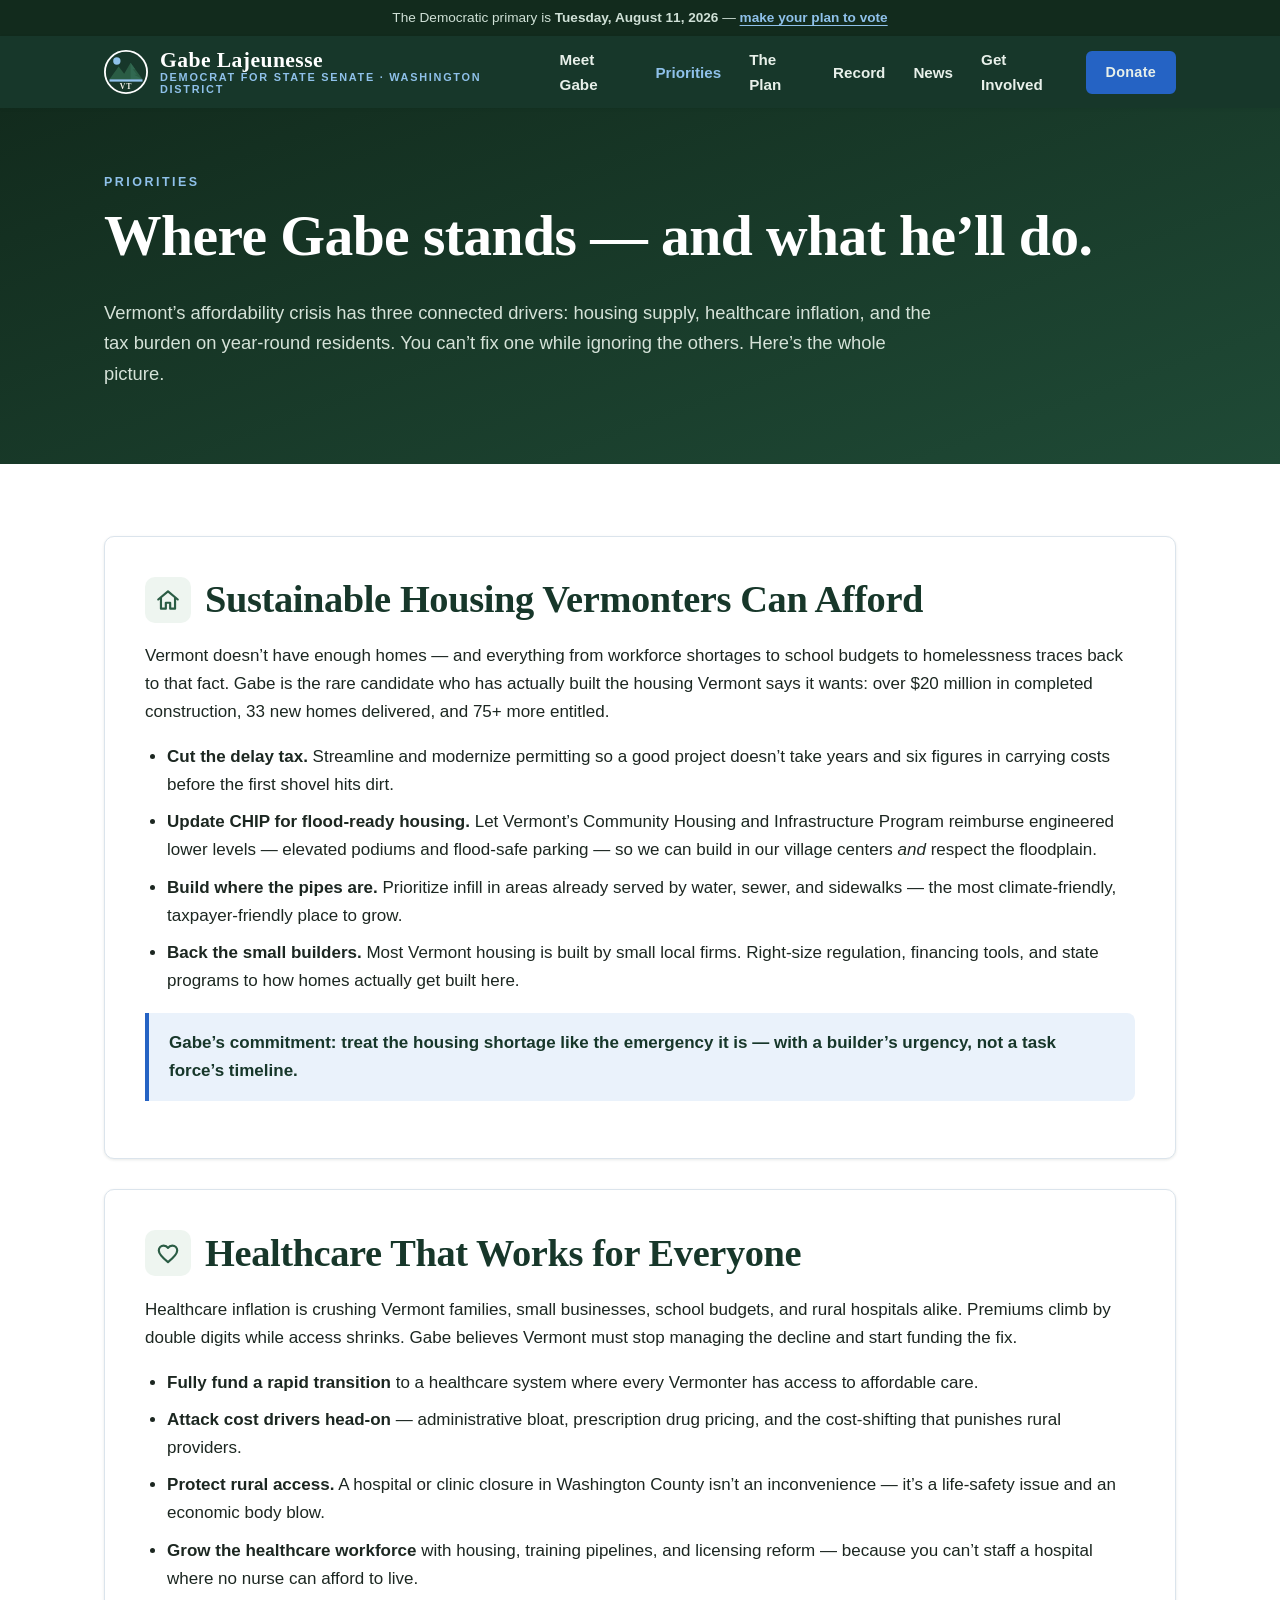
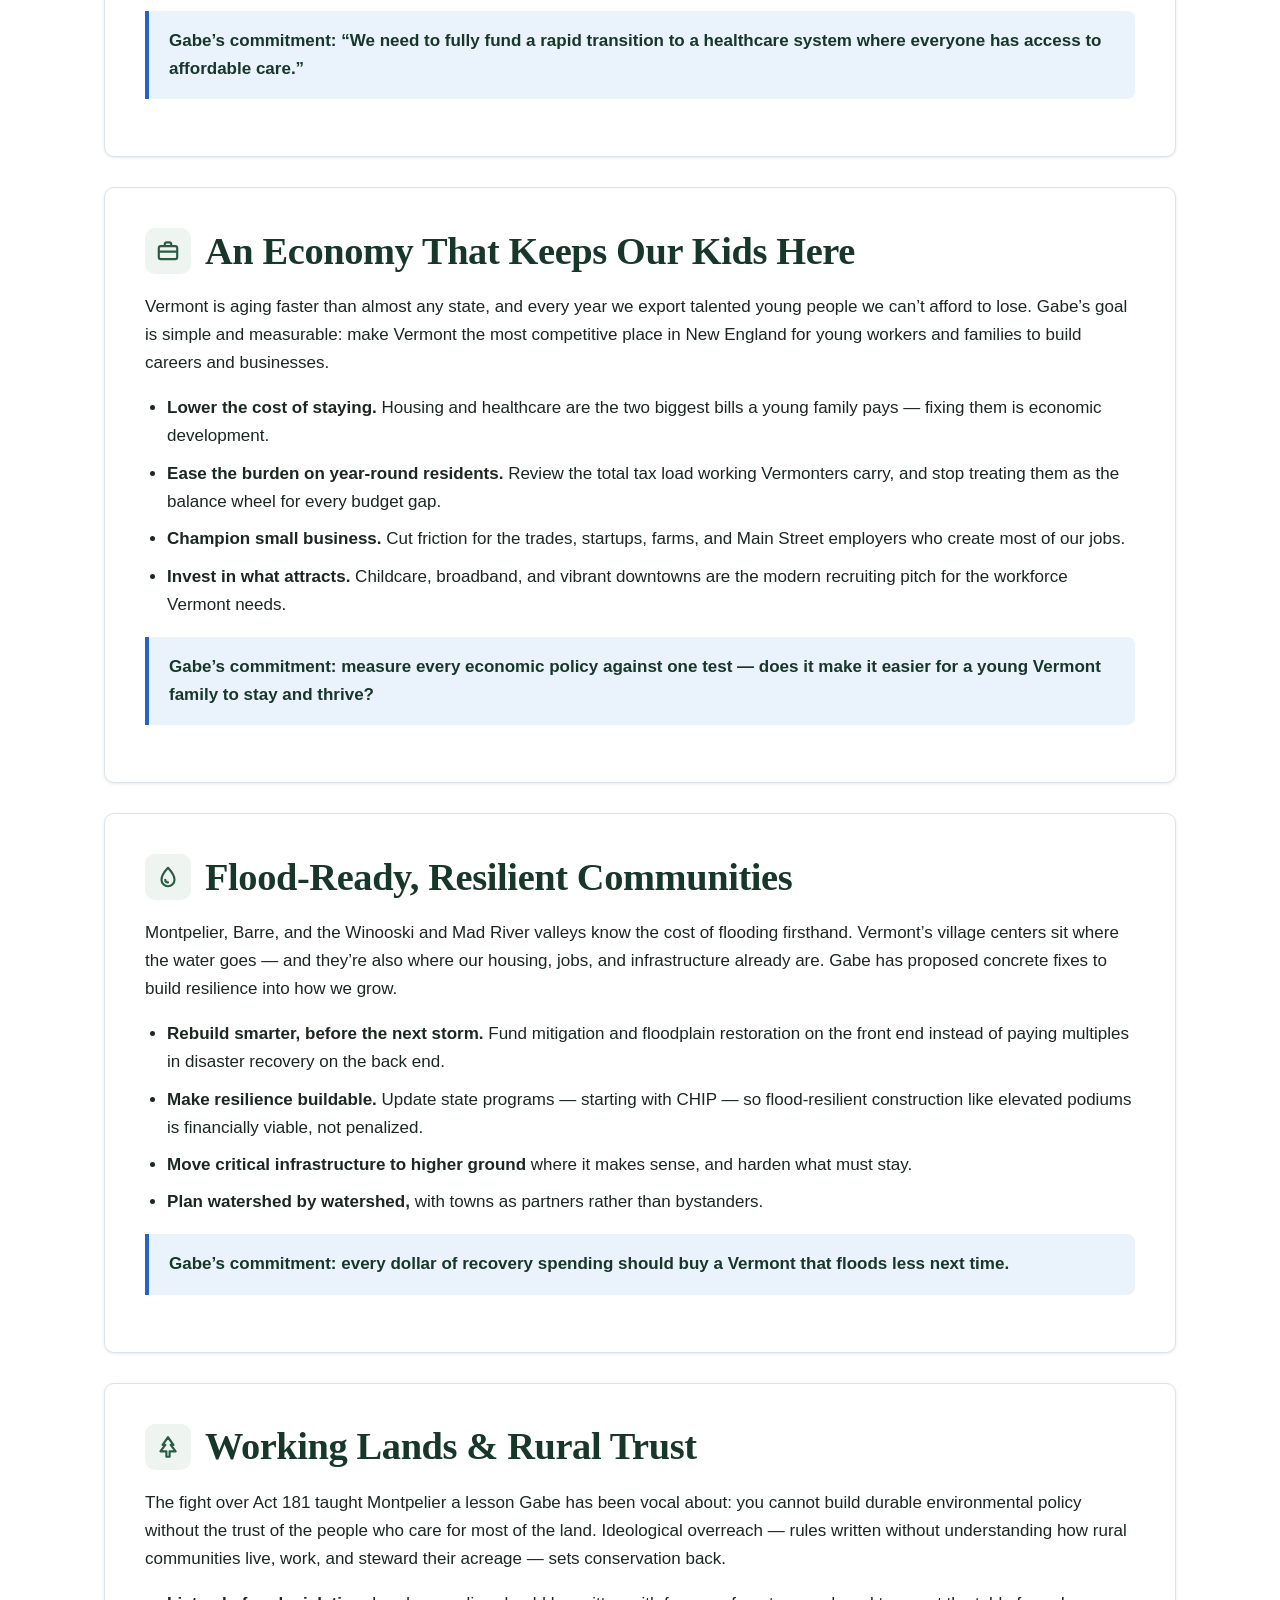
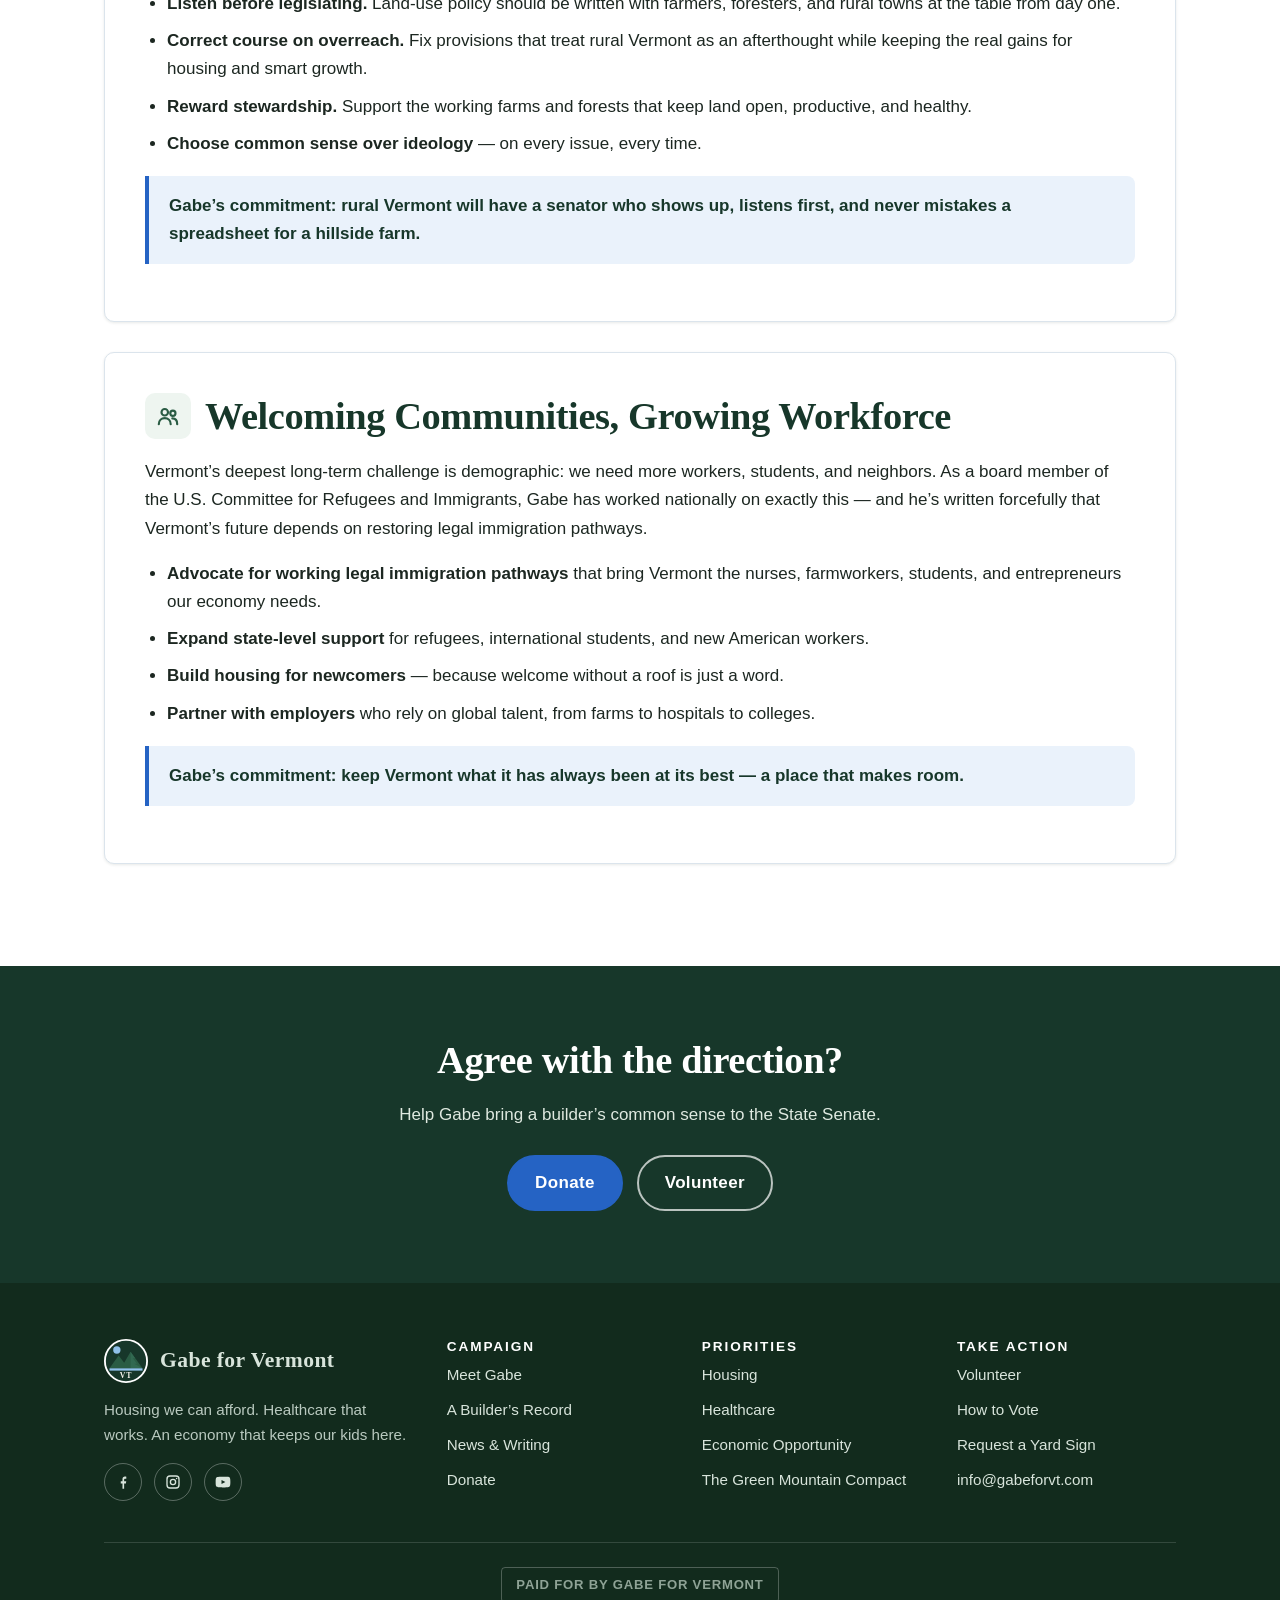
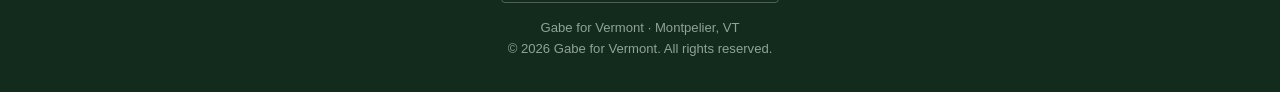
<file: priorities.html>
<!DOCTYPE html>
<html lang="en">
<head>
  <meta charset="UTF-8">
  <meta name="viewport" content="width=device-width, initial-scale=1.0">
  <title>Priorities — Gabe Lajeunesse for Vermont State Senate</title>
  <meta name="description" content="Gabe Lajeunesse’s priorities for Vermont: sustainable housing, affordable healthcare, economic opportunity, flood resilience, working lands, and welcoming communities.">
  <link rel="canonical" href="https://www.gabeforvt.com/priorities.html">
  <meta property="og:type" content="website">
  <meta property="og:title" content="Priorities — Gabe Lajeunesse for Vermont State Senate">
  <meta property="og:description" content="Gabe Lajeunesse’s priorities for Vermont: sustainable housing, affordable healthcare, economic opportunity, flood resilience, working lands, and welcoming communities.">
  <meta property="og:url" content="https://www.gabeforvt.com/priorities.html">
  <meta property="og:site_name" content="Gabe for Vermont">
  <meta property="og:image" content="https://www.gabeforvt.com/assets/og-image.jpg">
  <meta property="og:image:width" content="1200">
  <meta property="og:image:height" content="630">
  <meta name="twitter:card" content="summary_large_image">
  <link rel="icon" type="image/svg+xml" href="assets/logo.svg">
  <link rel="stylesheet" href="css/styles.css">
</head>
<body>
  <a class="skip-link" href="#main">Skip to main content</a>
  <div class="topbar">The Democratic primary is <strong>Tuesday, August 11, 2026</strong> — <a href="vote.html">make your plan to vote</a></div>
  <header class="site-header">
    <div class="wrap">
      <a class="brand" href="index.html">
        <svg viewBox="0 0 48 48" width="44" height="44" aria-hidden="true"><circle cx="24" cy="24" r="23" fill="#17372a" stroke="#ffffff" stroke-width="2"/><path d="M6 32 L16 18 L22 26 L29 14 L42 32 Z" fill="#2a5c44"/><path d="M29 14 L34 21 L31.5 21 L36 27 L33 27 L42 32 L29 32 Z" fill="#37725a" opacity="0.6"/><circle cx="14" cy="12" r="4" fill="#8fc1ea"/><rect x="6" y="32" width="36" height="2.5" fill="#8fc1ea"/><text x="24" y="43" text-anchor="middle" font-family="Georgia, serif" font-size="8.5" font-weight="bold" fill="#faf7f0" letter-spacing="1">VT</text></svg>
        <span class="brand-name">Gabe Lajeunesse<span class="brand-sub">Democrat for State Senate &middot; Washington District</span></span>
      </a>
      <button class="nav-toggle" aria-expanded="false" aria-controls="site-nav" aria-label="Toggle navigation">
        <span></span><span></span><span></span>
      </button>
      <nav class="nav" id="site-nav" aria-label="Primary">
        <a href="about.html">Meet Gabe</a>
        <a href="priorities.html">Priorities</a>
        <a href="plan.html">The Plan</a>
        <a href="record.html">Record</a>
        <a href="news.html">News</a>
        <a href="get-involved.html">Get Involved</a>
        <a class="btn btn-sm" href="donate.html">Donate</a>
      </nav>
    </div>
  </header>

  <main id="main">

    <section class="page-hero">
      <div class="wrap">
        <p class="eyebrow">Priorities</p>
        <h1>Where Gabe stands — and what he&rsquo;ll do.</h1>
        <p class="lede">Vermont&rsquo;s affordability crisis has three connected drivers: housing supply, healthcare inflation, and the tax burden on year-round residents. You can&rsquo;t fix one while ignoring the others. Here&rsquo;s the whole picture.</p>
      </div>
    </section>

    <section class="section">
      <div class="wrap">

        <article class="issue-block" id="housing">
          <h2><span class="icon"><svg viewBox="0 0 24 24" width="26" height="26" aria-hidden="true"><path d="M3 11.5 L12 4 L21 11.5 M5.5 10 V20 H10 V14.5 H14 V20 H18.5 V10" fill="none" stroke="currentColor" stroke-width="2" stroke-linecap="round" stroke-linejoin="round"/></svg></span>Sustainable Housing Vermonters Can Afford</h2>
          <p>Vermont doesn&rsquo;t have enough homes — and everything from workforce shortages to school budgets to homelessness traces back to that fact. Gabe is the rare candidate who has actually built the housing Vermont says it wants: over $20 million in completed construction, 33 new homes delivered, and 75+ more entitled.</p>
          <ul>
            <li><strong>Cut the delay tax.</strong> Streamline and modernize permitting so a good project doesn&rsquo;t take years and six figures in carrying costs before the first shovel hits dirt.</li>
            <li><strong>Update CHIP for flood-ready housing.</strong> Let Vermont&rsquo;s Community Housing and Infrastructure Program reimburse engineered lower levels — elevated podiums and flood-safe parking — so we can build in our village centers <em>and</em> respect the floodplain.</li>
            <li><strong>Build where the pipes are.</strong> Prioritize infill in areas already served by water, sewer, and sidewalks — the most climate-friendly, taxpayer-friendly place to grow.</li>
            <li><strong>Back the small builders.</strong> Most Vermont housing is built by small local firms. Right-size regulation, financing tools, and state programs to how homes actually get built here.</li>
          </ul>
          <p class="commit">Gabe&rsquo;s commitment: treat the housing shortage like the emergency it is — with a builder&rsquo;s urgency, not a task force&rsquo;s timeline.</p>
        </article>

        <article class="issue-block" id="healthcare">
          <h2><span class="icon"><svg viewBox="0 0 24 24" width="26" height="26" aria-hidden="true"><path d="M12 20.5 C7 16.5 3.5 13.4 3.5 9.8 C3.5 7.2 5.5 5.2 8 5.2 C9.6 5.2 11.1 6 12 7.3 C12.9 6 14.4 5.2 16 5.2 C18.5 5.2 20.5 7.2 20.5 9.8 C20.5 13.4 17 16.5 12 20.5 Z" fill="none" stroke="currentColor" stroke-width="2" stroke-linejoin="round"/></svg></span>Healthcare That Works for Everyone</h2>
          <p>Healthcare inflation is crushing Vermont families, small businesses, school budgets, and rural hospitals alike. Premiums climb by double digits while access shrinks. Gabe believes Vermont must stop managing the decline and start funding the fix.</p>
          <ul>
            <li><strong>Fully fund a rapid transition</strong> to a healthcare system where every Vermonter has access to affordable care.</li>
            <li><strong>Attack cost drivers head-on</strong> — administrative bloat, prescription drug pricing, and the cost-shifting that punishes rural providers.</li>
            <li><strong>Protect rural access.</strong> A hospital or clinic closure in Washington County isn&rsquo;t an inconvenience — it&rsquo;s a life-safety issue and an economic body blow.</li>
            <li><strong>Grow the healthcare workforce</strong> with housing, training pipelines, and licensing reform — because you can&rsquo;t staff a hospital where no nurse can afford to live.</li>
          </ul>
          <p class="commit">Gabe&rsquo;s commitment: &ldquo;We need to fully fund a rapid transition to a healthcare system where everyone has access to affordable care.&rdquo;</p>
        </article>

        <article class="issue-block" id="economy">
          <h2><span class="icon"><svg viewBox="0 0 24 24" width="26" height="26" aria-hidden="true"><rect x="3.5" y="7.5" width="17" height="12" rx="2" fill="none" stroke="currentColor" stroke-width="2"/><path d="M9 7.5 V6 a2 2 0 0 1 2-2 h2 a2 2 0 0 1 2 2 v1.5 M3.5 12.5 H20.5" fill="none" stroke="currentColor" stroke-width="2"/></svg></span>An Economy That Keeps Our Kids Here</h2>
          <p>Vermont is aging faster than almost any state, and every year we export talented young people we can&rsquo;t afford to lose. Gabe&rsquo;s goal is simple and measurable: make Vermont the most competitive place in New England for young workers and families to build careers and businesses.</p>
          <ul>
            <li><strong>Lower the cost of staying.</strong> Housing and healthcare are the two biggest bills a young family pays — fixing them is economic development.</li>
            <li><strong>Ease the burden on year-round residents.</strong> Review the total tax load working Vermonters carry, and stop treating them as the balance wheel for every budget gap.</li>
            <li><strong>Champion small business.</strong> Cut friction for the trades, startups, farms, and Main Street employers who create most of our jobs.</li>
            <li><strong>Invest in what attracts.</strong> Childcare, broadband, and vibrant downtowns are the modern recruiting pitch for the workforce Vermont needs.</li>
          </ul>
          <p class="commit">Gabe&rsquo;s commitment: measure every economic policy against one test — does it make it easier for a young Vermont family to stay and thrive?</p>
        </article>

        <article class="issue-block" id="flood">
          <h2><span class="icon"><svg viewBox="0 0 24 24" width="26" height="26" aria-hidden="true"><path d="M12 3.5 C12 3.5 6 10 6 14.5 A6 6 0 0 0 18 14.5 C18 10 12 3.5 12 3.5 Z" fill="none" stroke="currentColor" stroke-width="2" stroke-linejoin="round"/><path d="M9.5 14.5 A2.5 2.5 0 0 0 12 17" fill="none" stroke="currentColor" stroke-width="2" stroke-linecap="round"/></svg></span>Flood-Ready, Resilient Communities</h2>
          <p>Montpelier, Barre, and the Winooski and Mad River valleys know the cost of flooding firsthand. Vermont&rsquo;s village centers sit where the water goes — and they&rsquo;re also where our housing, jobs, and infrastructure already are. Gabe has proposed concrete fixes to build resilience into how we grow.</p>
          <ul>
            <li><strong>Rebuild smarter, before the next storm.</strong> Fund mitigation and floodplain restoration on the front end instead of paying multiples in disaster recovery on the back end.</li>
            <li><strong>Make resilience buildable.</strong> Update state programs — starting with CHIP — so flood-resilient construction like elevated podiums is financially viable, not penalized.</li>
            <li><strong>Move critical infrastructure to higher ground</strong> where it makes sense, and harden what must stay.</li>
            <li><strong>Plan watershed by watershed,</strong> with towns as partners rather than bystanders.</li>
          </ul>
          <p class="commit">Gabe&rsquo;s commitment: every dollar of recovery spending should buy a Vermont that floods less next time.</p>
        </article>

        <article class="issue-block" id="rural">
          <h2><span class="icon"><svg viewBox="0 0 24 24" width="26" height="26" aria-hidden="true"><path d="M12 3 L17 10 H14.5 L19 16 H13.5 V21 H10.5 V16 H5 L9.5 10 H7 Z" fill="none" stroke="currentColor" stroke-width="2" stroke-linejoin="round"/></svg></span>Working Lands &amp; Rural Trust</h2>
          <p>The fight over Act 181 taught Montpelier a lesson Gabe has been vocal about: you cannot build durable environmental policy without the trust of the people who care for most of the land. Ideological overreach — rules written without understanding how rural communities live, work, and steward their acreage — sets conservation back.</p>
          <ul>
            <li><strong>Listen before legislating.</strong> Land-use policy should be written with farmers, foresters, and rural towns at the table from day one.</li>
            <li><strong>Correct course on overreach.</strong> Fix provisions that treat rural Vermont as an afterthought while keeping the real gains for housing and smart growth.</li>
            <li><strong>Reward stewardship.</strong> Support the working farms and forests that keep land open, productive, and healthy.</li>
            <li><strong>Choose common sense over ideology</strong> — on every issue, every time.</li>
          </ul>
          <p class="commit">Gabe&rsquo;s commitment: rural Vermont will have a senator who shows up, listens first, and never mistakes a spreadsheet for a hillside farm.</p>
        </article>

        <article class="issue-block" id="welcoming">
          <h2><span class="icon"><svg viewBox="0 0 24 24" width="26" height="26" aria-hidden="true"><circle cx="9" cy="8.5" r="3" fill="none" stroke="currentColor" stroke-width="2"/><path d="M3.5 19.5 C3.5 16 6 14 9 14 C12 14 14.5 16 14.5 19.5" fill="none" stroke="currentColor" stroke-width="2" stroke-linecap="round"/><circle cx="16.5" cy="9.5" r="2.4" fill="none" stroke="currentColor" stroke-width="2"/><path d="M16 14.2 C18.8 14.2 20.5 16 20.5 19.5" fill="none" stroke="currentColor" stroke-width="2" stroke-linecap="round"/></svg></span>Welcoming Communities, Growing Workforce</h2>
          <p>Vermont&rsquo;s deepest long-term challenge is demographic: we need more workers, students, and neighbors. As a board member of the U.S. Committee for Refugees and Immigrants, Gabe has worked nationally on exactly this — and he&rsquo;s written forcefully that Vermont&rsquo;s future depends on restoring legal immigration pathways.</p>
          <ul>
            <li><strong>Advocate for working legal immigration pathways</strong> that bring Vermont the nurses, farmworkers, students, and entrepreneurs our economy needs.</li>
            <li><strong>Expand state-level support</strong> for refugees, international students, and new American workers.</li>
            <li><strong>Build housing for newcomers</strong> — because welcome without a roof is just a word.</li>
            <li><strong>Partner with employers</strong> who rely on global talent, from farms to hospitals to colleges.</li>
          </ul>
          <p class="commit">Gabe&rsquo;s commitment: keep Vermont what it has always been at its best — a place that makes room.</p>
        </article>

      </div>
    </section>

    <section class="section dark cta-banner">
      <div class="wrap">
        <h2>Agree with the direction?</h2>
        <p style="max-width:560px;margin:0 auto;color:#dfe9e0">Help Gabe bring a builder&rsquo;s common sense to the State Senate.</p>
        <div class="cta-row">
          <a class="btn" href="donate.html">Donate</a>
          <a class="btn btn-outline" href="get-involved.html">Volunteer</a>
        </div>
      </div>
    </section>

  </main>

  <footer class="site-footer">
    <div class="wrap">
      <div class="cols">
        <div>
          <a class="brand" href="index.html" style="margin-bottom:14px">
            <svg viewBox="0 0 48 48" width="44" height="44" aria-hidden="true"><circle cx="24" cy="24" r="23" fill="#17372a" stroke="#ffffff" stroke-width="2"/><path d="M6 32 L16 18 L22 26 L29 14 L42 32 Z" fill="#2a5c44"/><path d="M29 14 L34 21 L31.5 21 L36 27 L33 27 L42 32 L29 32 Z" fill="#37725a" opacity="0.6"/><circle cx="14" cy="12" r="4" fill="#8fc1ea"/><rect x="6" y="32" width="36" height="2.5" fill="#8fc1ea"/><text x="24" y="43" text-anchor="middle" font-family="Georgia, serif" font-size="8.5" font-weight="bold" fill="#faf7f0" letter-spacing="1">VT</text></svg>
            <span class="brand-name">Gabe for Vermont</span>
          </a>
          <p style="margin-top:14px">Housing we can afford. Healthcare that works. An economy that keeps our kids here.</p>
          <div class="social">
            <!-- TODO: replace # with the campaign's real social profiles -->
            <a href="#" aria-label="Facebook"><svg viewBox="0 0 24 24" width="18" height="18" fill="currentColor" aria-hidden="true"><path d="M13.5 21v-7h2.4l.4-3h-2.8V9.1c0-.9.3-1.5 1.6-1.5h1.3V4.9c-.2 0-1-.1-1.9-.1-1.9 0-3.2 1.2-3.2 3.3V11H9v3h2.3v7h2.2z"/></svg></a>
            <a href="#" aria-label="Instagram"><svg viewBox="0 0 24 24" width="18" height="18" fill="none" stroke="currentColor" stroke-width="1.8" aria-hidden="true"><rect x="4" y="4" width="16" height="16" rx="4"/><circle cx="12" cy="12" r="3.5"/><circle cx="16.8" cy="7.2" r="1" fill="currentColor" stroke="none"/></svg></a>
            <a href="#" aria-label="YouTube"><svg viewBox="0 0 24 24" width="18" height="18" fill="currentColor" aria-hidden="true"><path d="M21.6 8s-.2-1.4-.8-2c-.7-.8-1.6-.8-2-.9C16 5 12 5 12 5s-4 0-6.8.2c-.4 0-1.3 0-2 .9-.6.6-.8 2-.8 2S2.2 9.6 2.2 11.3v1.5c0 1.6.2 3.3.2 3.3s.2 1.4.8 2c.7.8 1.7.8 2.1.9 1.6.1 6.7.2 6.7.2s4 0 6.8-.2c.4-.1 1.3-.1 2-.9.6-.6.8-2 .8-2s.2-1.7.2-3.3v-1.5c0-1.7-.2-3.3-.2-3.3zM10 14.6V9.4l5.2 2.6-5.2 2.6z"/></svg></a>
          </div>
        </div>
        <div>
          <h4>Campaign</h4>
          <ul>
            <li><a href="about.html">Meet Gabe</a></li>
            <li><a href="record.html">A Builder&rsquo;s Record</a></li>
            <li><a href="news.html">News &amp; Writing</a></li>
            <li><a href="donate.html">Donate</a></li>
          </ul>
        </div>
        <div>
          <h4>Priorities</h4>
          <ul>
            <li><a href="priorities.html#housing">Housing</a></li>
            <li><a href="priorities.html#healthcare">Healthcare</a></li>
            <li><a href="priorities.html#economy">Economic Opportunity</a></li>
            <li><a href="plan.html">The Green Mountain Compact</a></li>
          </ul>
        </div>
        <div>
          <h4>Take Action</h4>
          <ul>
            <li><a href="get-involved.html">Volunteer</a></li>
            <li><a href="vote.html">How to Vote</a></li>
            <li><a href="get-involved.html#signs">Request a Yard Sign</a></li>
            <li><a href="mailto:info@gabeforvt.com">info@gabeforvt.com</a></li>
          </ul>
        </div>
      </div>
      <div class="disclaimer">
        <span class="paid">Paid for by Gabe for Vermont</span><br>
        <!-- TODO: add the committee's registered mailing address below, per 17 V.S.A. campaign finance requirements -->
        Gabe for Vermont &middot; Montpelier, VT<br>
        &copy; <span data-year>2026</span> Gabe for Vermont. All rights reserved.
      </div>
    </div>
  </footer>
  <script src="js/main.js"></script>
</body>
</html>
</file>
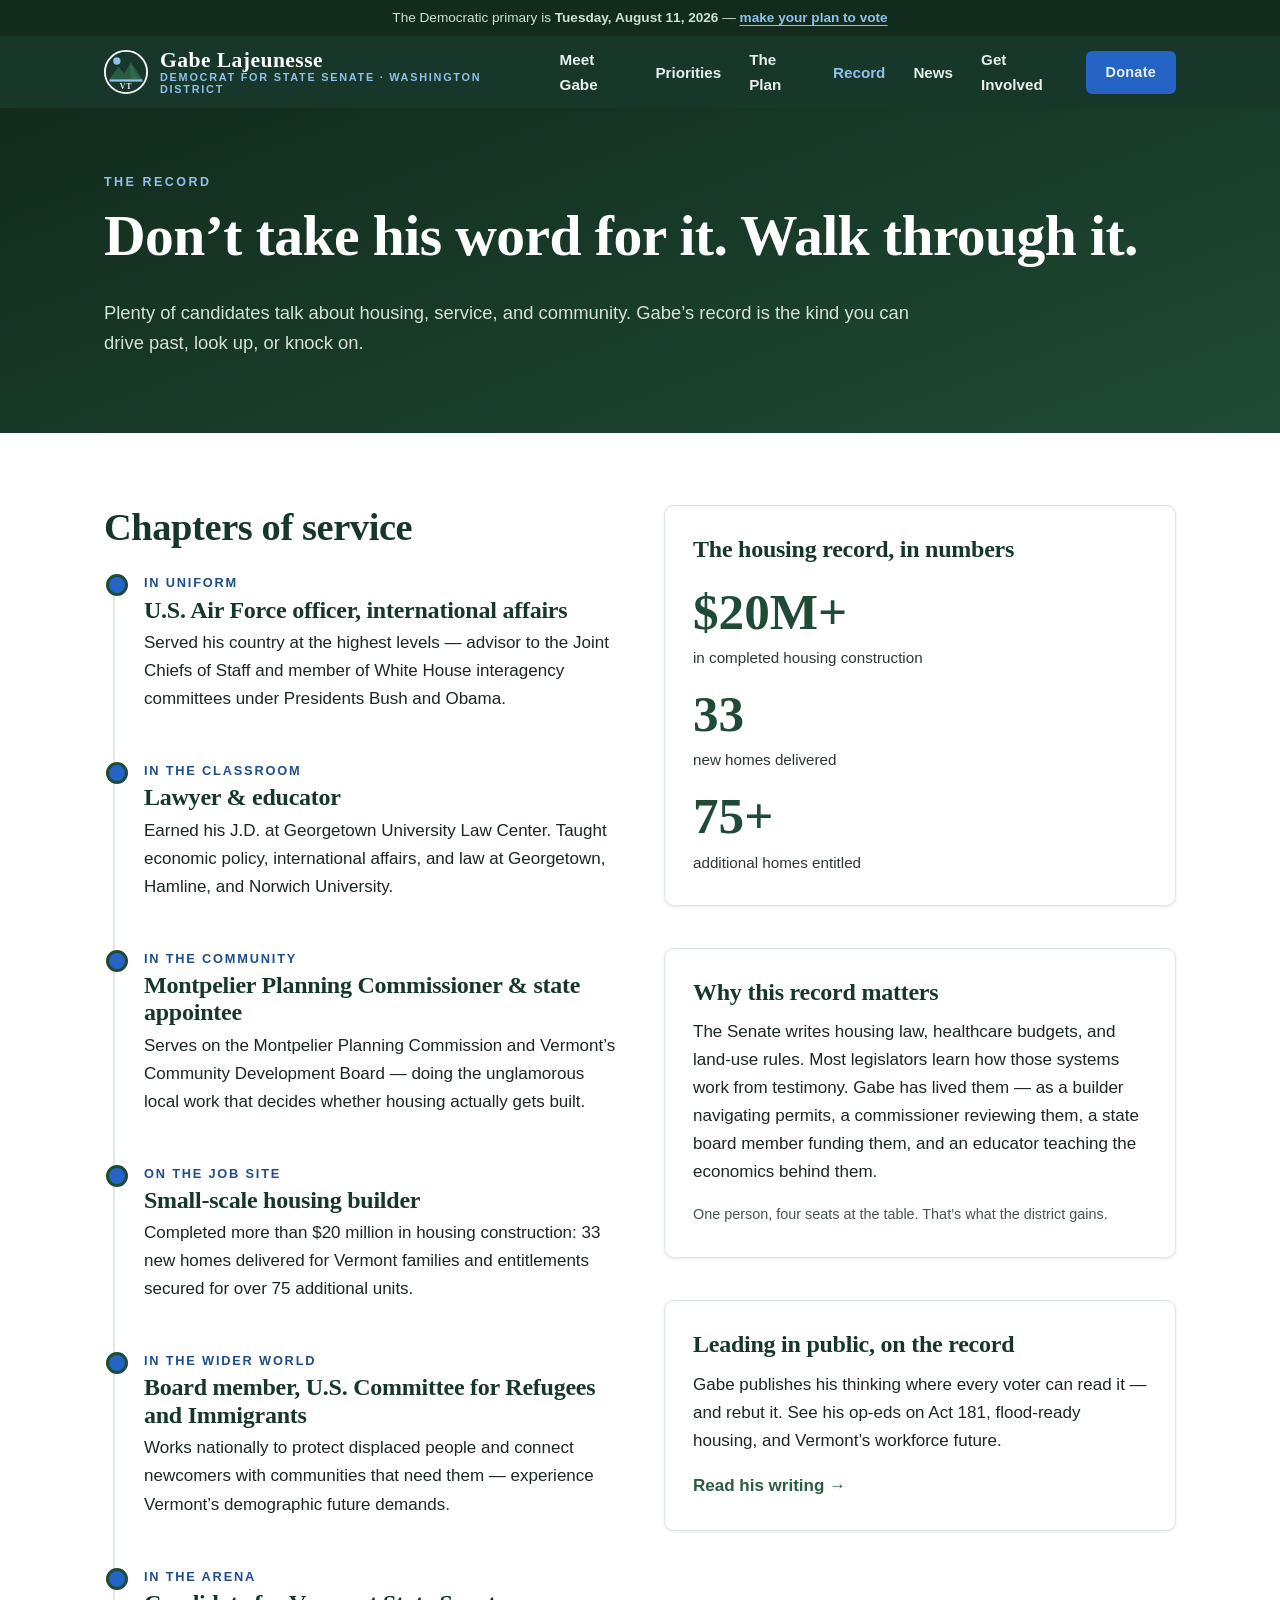
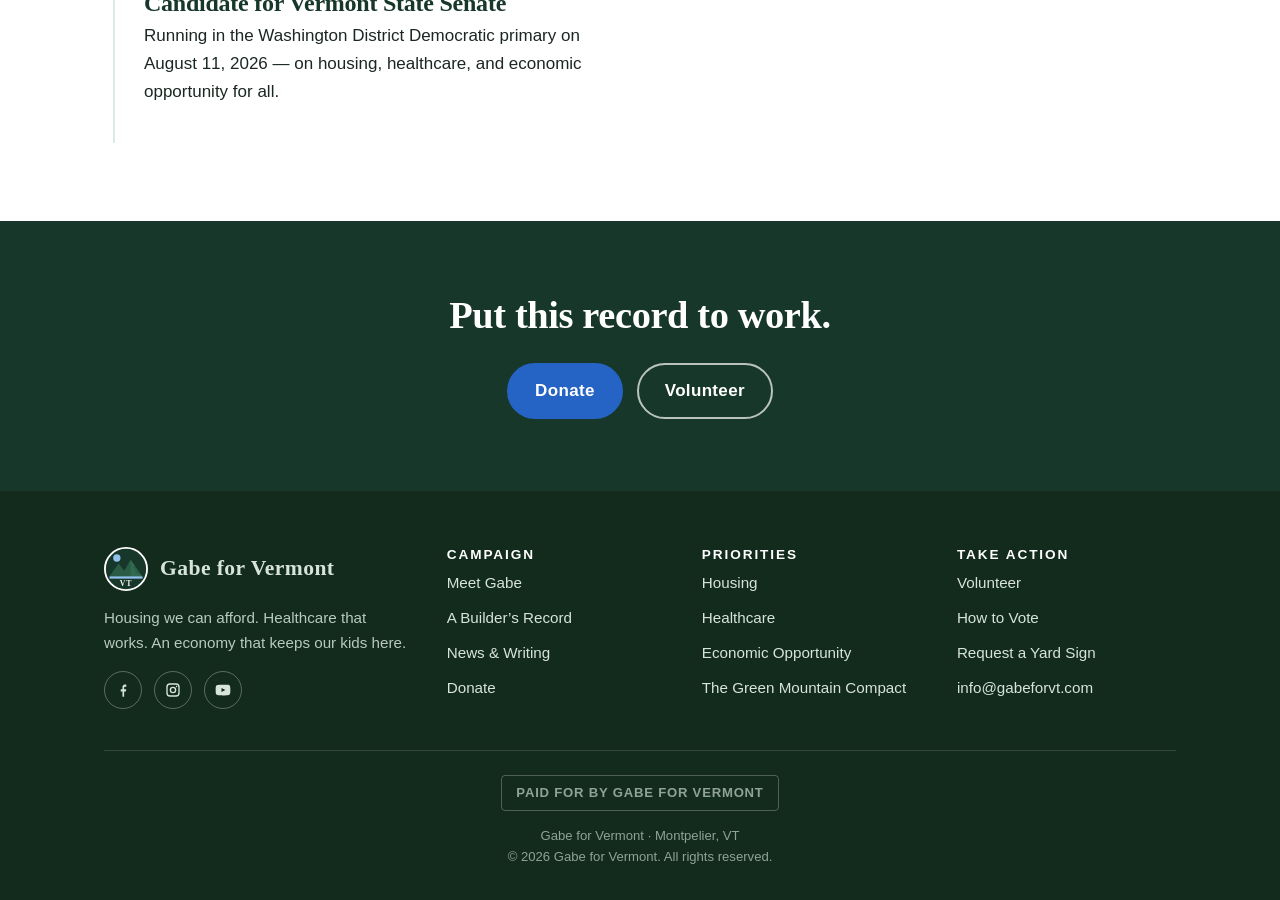
<file: record.html>
<!DOCTYPE html>
<html lang="en">
<head>
  <meta charset="UTF-8">
  <meta name="viewport" content="width=device-width, initial-scale=1.0">
  <title>A Builder’s Record — Gabe Lajeunesse for Vermont State Senate</title>
  <meta name="description" content="Gabe Lajeunesse’s record of service and results: Air Force officer, Georgetown-trained lawyer and educator, $20M+ in housing built, Montpelier Planning Commissioner, Vermont Community Development Board.">
  <link rel="canonical" href="https://www.gabeforvt.com/record.html">
  <meta property="og:type" content="website">
  <meta property="og:title" content="A Builder’s Record — Gabe Lajeunesse for Vermont State Senate">
  <meta property="og:description" content="Gabe Lajeunesse’s record of service and results: Air Force officer, Georgetown-trained lawyer and educator, $20M+ in housing built, Montpelier Planning Commissioner, Vermont Community Development Board.">
  <meta property="og:url" content="https://www.gabeforvt.com/record.html">
  <meta property="og:site_name" content="Gabe for Vermont">
  <meta property="og:image" content="https://www.gabeforvt.com/assets/og-image.jpg">
  <meta property="og:image:width" content="1200">
  <meta property="og:image:height" content="630">
  <meta name="twitter:card" content="summary_large_image">
  <link rel="icon" type="image/svg+xml" href="assets/logo.svg">
  <link rel="stylesheet" href="css/styles.css">
</head>
<body>
  <a class="skip-link" href="#main">Skip to main content</a>
  <div class="topbar">The Democratic primary is <strong>Tuesday, August 11, 2026</strong> — <a href="vote.html">make your plan to vote</a></div>
  <header class="site-header">
    <div class="wrap">
      <a class="brand" href="index.html">
        <svg viewBox="0 0 48 48" width="44" height="44" aria-hidden="true"><circle cx="24" cy="24" r="23" fill="#17372a" stroke="#ffffff" stroke-width="2"/><path d="M6 32 L16 18 L22 26 L29 14 L42 32 Z" fill="#2a5c44"/><path d="M29 14 L34 21 L31.5 21 L36 27 L33 27 L42 32 L29 32 Z" fill="#37725a" opacity="0.6"/><circle cx="14" cy="12" r="4" fill="#8fc1ea"/><rect x="6" y="32" width="36" height="2.5" fill="#8fc1ea"/><text x="24" y="43" text-anchor="middle" font-family="Georgia, serif" font-size="8.5" font-weight="bold" fill="#faf7f0" letter-spacing="1">VT</text></svg>
        <span class="brand-name">Gabe Lajeunesse<span class="brand-sub">Democrat for State Senate &middot; Washington District</span></span>
      </a>
      <button class="nav-toggle" aria-expanded="false" aria-controls="site-nav" aria-label="Toggle navigation">
        <span></span><span></span><span></span>
      </button>
      <nav class="nav" id="site-nav" aria-label="Primary">
        <a href="about.html">Meet Gabe</a>
        <a href="priorities.html">Priorities</a>
        <a href="plan.html">The Plan</a>
        <a href="record.html">Record</a>
        <a href="news.html">News</a>
        <a href="get-involved.html">Get Involved</a>
        <a class="btn btn-sm" href="donate.html">Donate</a>
      </nav>
    </div>
  </header>

  <main id="main">

    <section class="page-hero">
      <div class="wrap">
        <p class="eyebrow">The Record</p>
        <h1>Don&rsquo;t take his word for it. Walk through it.</h1>
        <p class="lede">Plenty of candidates talk about housing, service, and community. Gabe&rsquo;s record is the kind you can drive past, look up, or knock on.</p>
      </div>
    </section>

    <section class="section">
      <div class="wrap grid cols-2" style="align-items:start; gap:48px">
        <div>
          <h2>Chapters of service</h2>
          <ul class="timeline">
            <li>
              <span class="when">In Uniform</span>
              <h3>U.S. Air Force officer, international affairs</h3>
              <p>Served his country at the highest levels — advisor to the Joint Chiefs of Staff and member of White House interagency committees under Presidents Bush and Obama.</p>
            </li>
            <li>
              <span class="when">In the Classroom</span>
              <h3>Lawyer &amp; educator</h3>
              <p>Earned his J.D. at Georgetown University Law Center. Taught economic policy, international affairs, and law at Georgetown, Hamline, and Norwich University.</p>
            </li>
            <li>
              <span class="when">In the Community</span>
              <h3>Montpelier Planning Commissioner &amp; state appointee</h3>
              <p>Serves on the Montpelier Planning Commission and Vermont&rsquo;s Community Development Board — doing the unglamorous local work that decides whether housing actually gets built.</p>
            </li>
            <li>
              <span class="when">On the Job Site</span>
              <h3>Small-scale housing builder</h3>
              <p>Completed more than $20 million in housing construction: 33 new homes delivered for Vermont families and entitlements secured for over 75 additional units.</p>
            </li>
            <li>
              <span class="when">In the Wider World</span>
              <h3>Board member, U.S. Committee for Refugees and Immigrants</h3>
              <p>Works nationally to protect displaced people and connect newcomers with communities that need them — experience Vermont&rsquo;s demographic future demands.</p>
            </li>
            <li>
              <span class="when">In the Arena</span>
              <h3>Candidate for Vermont State Senate</h3>
              <p>Running in the Washington District Democratic primary on August 11, 2026 — on housing, healthcare, and economic opportunity for all.</p>
            </li>
          </ul>
        </div>
        <div>
          <div class="card mb-lg">
            <h3>The housing record, in numbers</h3>
            <div class="grid cols-1" style="gap:18px; margin-top:10px">
              <div class="stat" style="text-align:left"><div class="num">$20M+</div><div class="label">in completed housing construction</div></div>
              <div class="stat" style="text-align:left"><div class="num">33</div><div class="label">new homes delivered</div></div>
              <div class="stat" style="text-align:left"><div class="num">75+</div><div class="label">additional homes entitled</div></div>
            </div>
          </div>
          <div class="card mb-lg">
            <h3>Why this record matters</h3>
            <p>The Senate writes housing law, healthcare budgets, and land-use rules. Most legislators learn how those systems work from testimony. Gabe has lived them — as a builder navigating permits, a commissioner reviewing them, a state board member funding them, and an educator teaching the economics behind them.</p>
            <p class="small" style="margin-bottom:0">One person, four seats at the table. That&rsquo;s what the district gains.</p>
          </div>
          <div class="card">
            <h3>Leading in public, on the record</h3>
            <p>Gabe publishes his thinking where every voter can read it — and rebut it. See his op-eds on Act 181, flood-ready housing, and Vermont&rsquo;s workforce future.</p>
            <a class="more" href="news.html">Read his writing</a>
          </div>
        </div>
      </div>
    </section>

    <section class="section dark cta-banner">
      <div class="wrap">
        <h2>Put this record to work.</h2>
        <div class="cta-row">
          <a class="btn" href="donate.html">Donate</a>
          <a class="btn btn-outline" href="get-involved.html">Volunteer</a>
        </div>
      </div>
    </section>

  </main>

  <footer class="site-footer">
    <div class="wrap">
      <div class="cols">
        <div>
          <a class="brand" href="index.html" style="margin-bottom:14px">
            <svg viewBox="0 0 48 48" width="44" height="44" aria-hidden="true"><circle cx="24" cy="24" r="23" fill="#17372a" stroke="#ffffff" stroke-width="2"/><path d="M6 32 L16 18 L22 26 L29 14 L42 32 Z" fill="#2a5c44"/><path d="M29 14 L34 21 L31.5 21 L36 27 L33 27 L42 32 L29 32 Z" fill="#37725a" opacity="0.6"/><circle cx="14" cy="12" r="4" fill="#8fc1ea"/><rect x="6" y="32" width="36" height="2.5" fill="#8fc1ea"/><text x="24" y="43" text-anchor="middle" font-family="Georgia, serif" font-size="8.5" font-weight="bold" fill="#faf7f0" letter-spacing="1">VT</text></svg>
            <span class="brand-name">Gabe for Vermont</span>
          </a>
          <p style="margin-top:14px">Housing we can afford. Healthcare that works. An economy that keeps our kids here.</p>
          <div class="social">
            <!-- TODO: replace # with the campaign's real social profiles -->
            <a href="#" aria-label="Facebook"><svg viewBox="0 0 24 24" width="18" height="18" fill="currentColor" aria-hidden="true"><path d="M13.5 21v-7h2.4l.4-3h-2.8V9.1c0-.9.3-1.5 1.6-1.5h1.3V4.9c-.2 0-1-.1-1.9-.1-1.9 0-3.2 1.2-3.2 3.3V11H9v3h2.3v7h2.2z"/></svg></a>
            <a href="#" aria-label="Instagram"><svg viewBox="0 0 24 24" width="18" height="18" fill="none" stroke="currentColor" stroke-width="1.8" aria-hidden="true"><rect x="4" y="4" width="16" height="16" rx="4"/><circle cx="12" cy="12" r="3.5"/><circle cx="16.8" cy="7.2" r="1" fill="currentColor" stroke="none"/></svg></a>
            <a href="#" aria-label="YouTube"><svg viewBox="0 0 24 24" width="18" height="18" fill="currentColor" aria-hidden="true"><path d="M21.6 8s-.2-1.4-.8-2c-.7-.8-1.6-.8-2-.9C16 5 12 5 12 5s-4 0-6.8.2c-.4 0-1.3 0-2 .9-.6.6-.8 2-.8 2S2.2 9.6 2.2 11.3v1.5c0 1.6.2 3.3.2 3.3s.2 1.4.8 2c.7.8 1.7.8 2.1.9 1.6.1 6.7.2 6.7.2s4 0 6.8-.2c.4-.1 1.3-.1 2-.9.6-.6.8-2 .8-2s.2-1.7.2-3.3v-1.5c0-1.7-.2-3.3-.2-3.3zM10 14.6V9.4l5.2 2.6-5.2 2.6z"/></svg></a>
          </div>
        </div>
        <div>
          <h4>Campaign</h4>
          <ul>
            <li><a href="about.html">Meet Gabe</a></li>
            <li><a href="record.html">A Builder&rsquo;s Record</a></li>
            <li><a href="news.html">News &amp; Writing</a></li>
            <li><a href="donate.html">Donate</a></li>
          </ul>
        </div>
        <div>
          <h4>Priorities</h4>
          <ul>
            <li><a href="priorities.html#housing">Housing</a></li>
            <li><a href="priorities.html#healthcare">Healthcare</a></li>
            <li><a href="priorities.html#economy">Economic Opportunity</a></li>
            <li><a href="plan.html">The Green Mountain Compact</a></li>
          </ul>
        </div>
        <div>
          <h4>Take Action</h4>
          <ul>
            <li><a href="get-involved.html">Volunteer</a></li>
            <li><a href="vote.html">How to Vote</a></li>
            <li><a href="get-involved.html#signs">Request a Yard Sign</a></li>
            <li><a href="mailto:info@gabeforvt.com">info@gabeforvt.com</a></li>
          </ul>
        </div>
      </div>
      <div class="disclaimer">
        <span class="paid">Paid for by Gabe for Vermont</span><br>
        <!-- TODO: add the committee's registered mailing address below, per 17 V.S.A. campaign finance requirements -->
        Gabe for Vermont &middot; Montpelier, VT<br>
        &copy; <span data-year>2026</span> Gabe for Vermont. All rights reserved.
      </div>
    </div>
  </footer>
  <script src="js/main.js"></script>
</body>
</html>
</file>
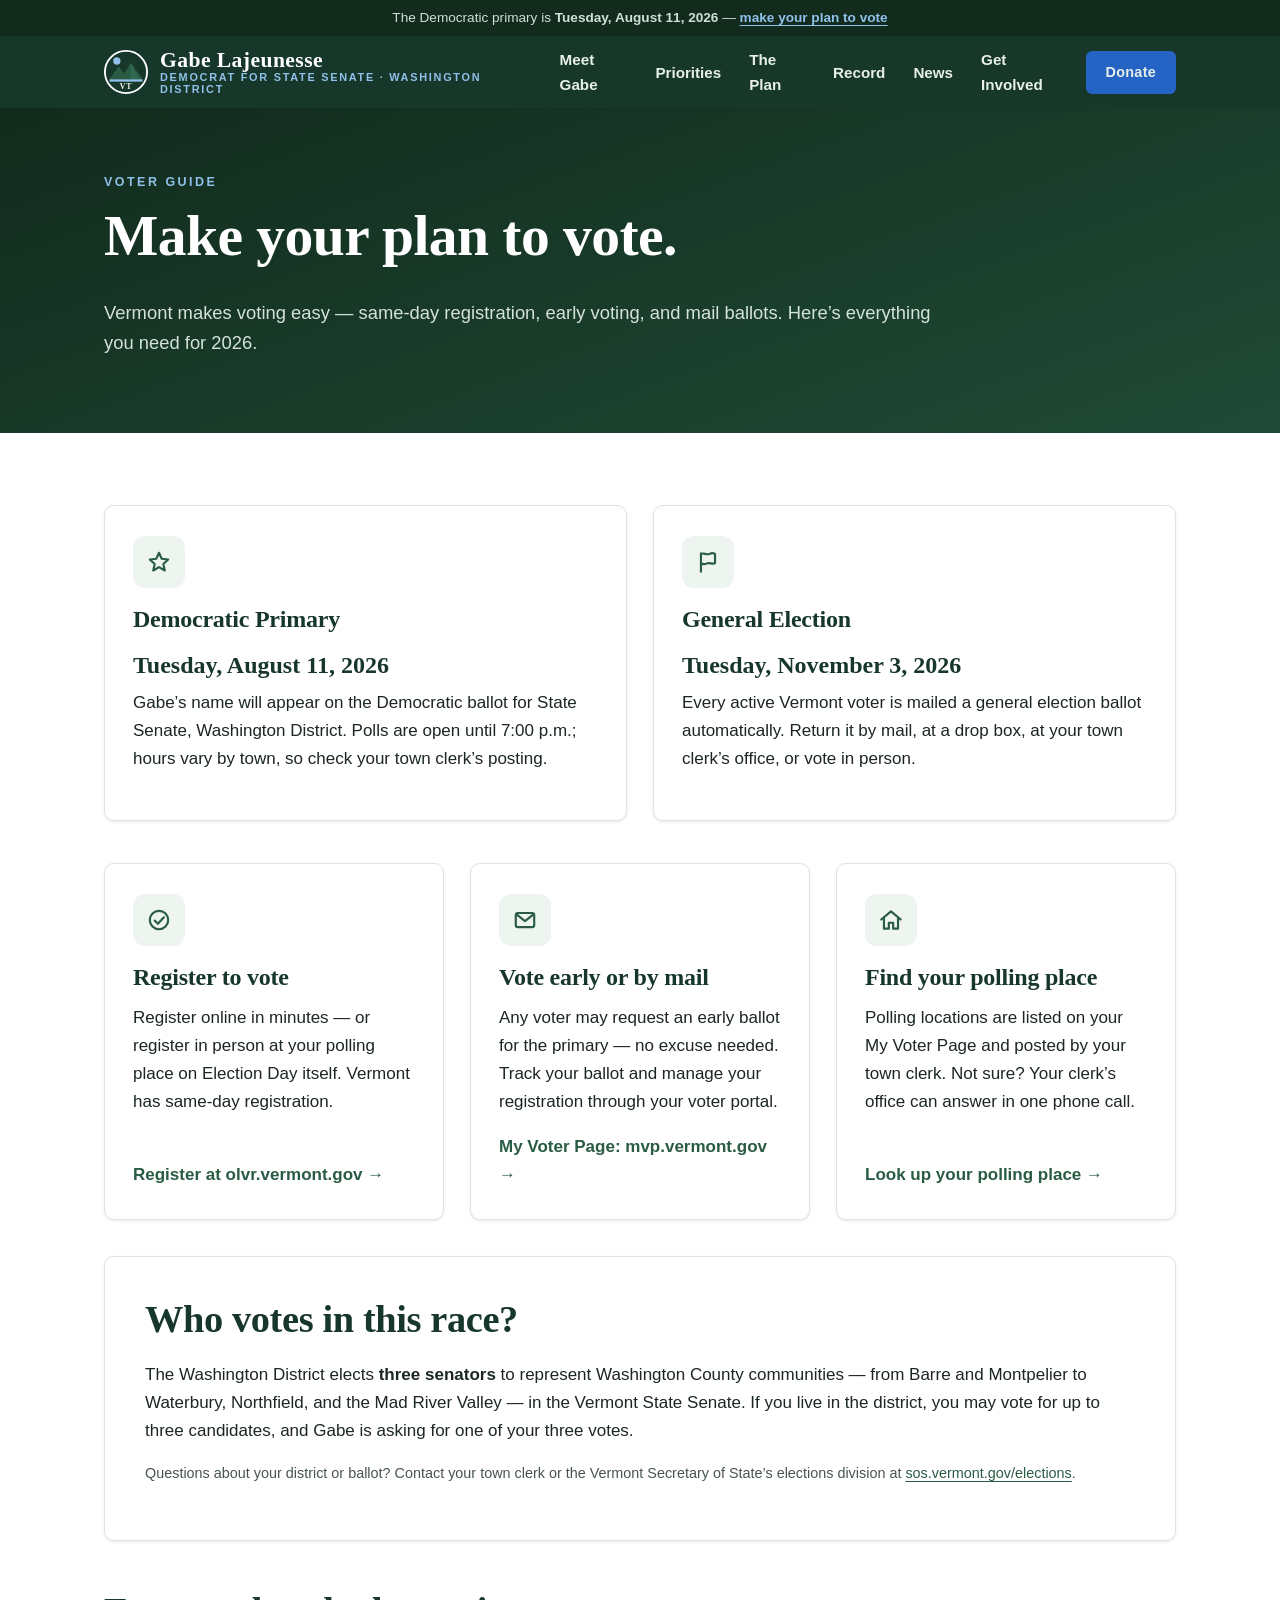
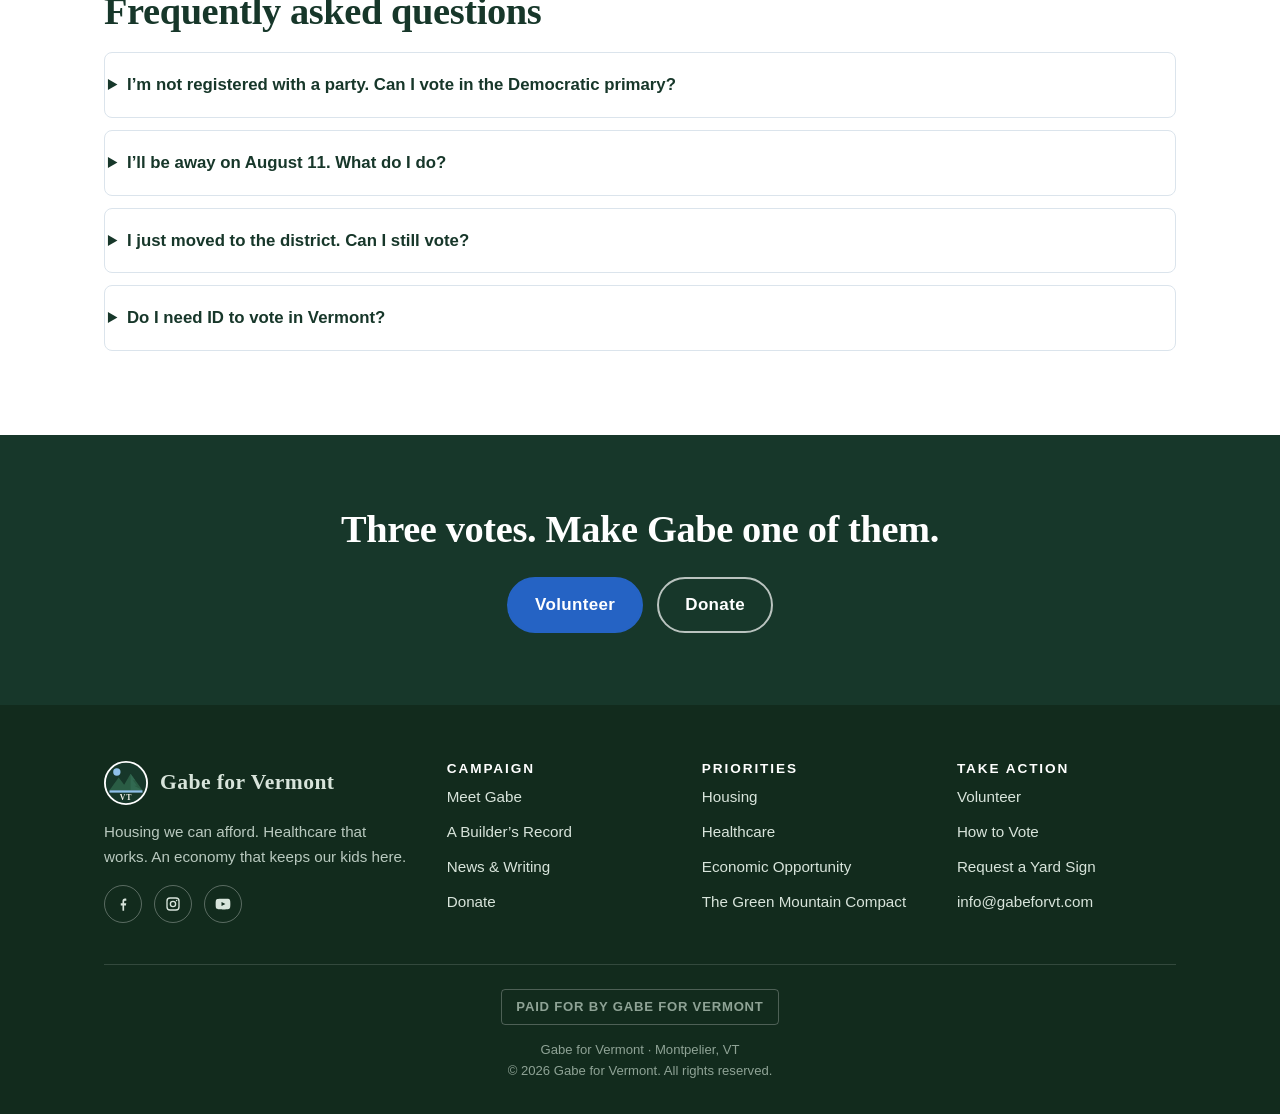
<file: vote.html>
<!DOCTYPE html>
<html lang="en">
<head>
  <meta charset="UTF-8">
  <meta name="viewport" content="width=device-width, initial-scale=1.0">
  <title>How to Vote — Gabe Lajeunesse for Vermont State Senate</title>
  <meta name="description" content="Everything Washington District voters need: key 2026 election dates, voter registration, early and absentee voting, and polling place information.">
  <link rel="canonical" href="https://www.gabeforvt.com/vote.html">
  <meta property="og:type" content="website">
  <meta property="og:title" content="How to Vote — Gabe Lajeunesse for Vermont State Senate">
  <meta property="og:description" content="Everything Washington District voters need: key 2026 election dates, voter registration, early and absentee voting, and polling place information.">
  <meta property="og:url" content="https://www.gabeforvt.com/vote.html">
  <meta property="og:site_name" content="Gabe for Vermont">
  <meta property="og:image" content="https://www.gabeforvt.com/assets/og-image.jpg">
  <meta property="og:image:width" content="1200">
  <meta property="og:image:height" content="630">
  <meta name="twitter:card" content="summary_large_image">
  <link rel="icon" type="image/svg+xml" href="assets/logo.svg">
  <link rel="stylesheet" href="css/styles.css">
</head>
<body>
  <a class="skip-link" href="#main">Skip to main content</a>
  <div class="topbar">The Democratic primary is <strong>Tuesday, August 11, 2026</strong> — <a href="vote.html">make your plan to vote</a></div>
  <header class="site-header">
    <div class="wrap">
      <a class="brand" href="index.html">
        <svg viewBox="0 0 48 48" width="44" height="44" aria-hidden="true"><circle cx="24" cy="24" r="23" fill="#17372a" stroke="#ffffff" stroke-width="2"/><path d="M6 32 L16 18 L22 26 L29 14 L42 32 Z" fill="#2a5c44"/><path d="M29 14 L34 21 L31.5 21 L36 27 L33 27 L42 32 L29 32 Z" fill="#37725a" opacity="0.6"/><circle cx="14" cy="12" r="4" fill="#8fc1ea"/><rect x="6" y="32" width="36" height="2.5" fill="#8fc1ea"/><text x="24" y="43" text-anchor="middle" font-family="Georgia, serif" font-size="8.5" font-weight="bold" fill="#faf7f0" letter-spacing="1">VT</text></svg>
        <span class="brand-name">Gabe Lajeunesse<span class="brand-sub">Democrat for State Senate &middot; Washington District</span></span>
      </a>
      <button class="nav-toggle" aria-expanded="false" aria-controls="site-nav" aria-label="Toggle navigation">
        <span></span><span></span><span></span>
      </button>
      <nav class="nav" id="site-nav" aria-label="Primary">
        <a href="about.html">Meet Gabe</a>
        <a href="priorities.html">Priorities</a>
        <a href="plan.html">The Plan</a>
        <a href="record.html">Record</a>
        <a href="news.html">News</a>
        <a href="get-involved.html">Get Involved</a>
        <a class="btn btn-sm" href="donate.html">Donate</a>
      </nav>
    </div>
  </header>

  <main id="main">

    <section class="page-hero">
      <div class="wrap">
        <p class="eyebrow">Voter Guide</p>
        <h1>Make your plan to vote.</h1>
        <p class="lede">Vermont makes voting easy — same-day registration, early voting, and mail ballots. Here&rsquo;s everything you need for 2026.</p>
      </div>
    </section>

    <section class="section">
      <div class="wrap">
        <div class="grid cols-2 mb-lg">
          <div class="card">
            <div class="icon"><svg viewBox="0 0 24 24" width="26" height="26" aria-hidden="true"><path d="M12 3.5 L14.5 9 L20.5 9.7 L16 13.8 L17.3 19.8 L12 16.7 L6.7 19.8 L8 13.8 L3.5 9.7 L9.5 9 Z" fill="none" stroke="currentColor" stroke-width="2" stroke-linejoin="round"/></svg></div>
            <h3>Democratic Primary</h3>
            <p style="font-family:var(--font-display); font-size:1.5rem; color:var(--green-900); margin-bottom:4px"><strong>Tuesday, August 11, 2026</strong></p>
            <p>Gabe&rsquo;s name will appear on the Democratic ballot for State Senate, Washington District. Polls are open until 7:00 p.m.; hours vary by town, so check your town clerk&rsquo;s posting.</p>
          </div>
          <div class="card">
            <div class="icon"><svg viewBox="0 0 24 24" width="26" height="26" aria-hidden="true"><path d="M5.5 21 V4 M5.5 4.5 C8 3 10.5 6 13.5 4.5 C16 3.2 18.5 4.5 18.5 4.5 V13 C16 14.5 13.5 12 10.5 13.5 C8.5 14.5 5.5 13.5 5.5 13.5" fill="none" stroke="currentColor" stroke-width="2" stroke-linecap="round" stroke-linejoin="round"/></svg></div>
            <h3>General Election</h3>
            <p style="font-family:var(--font-display); font-size:1.5rem; color:var(--green-900); margin-bottom:4px"><strong>Tuesday, November 3, 2026</strong></p>
            <p>Every active Vermont voter is mailed a general election ballot automatically. Return it by mail, at a drop box, at your town clerk&rsquo;s office, or vote in person.</p>
          </div>
        </div>

        <div class="grid cols-3">
          <div class="card">
            <div class="icon"><svg viewBox="0 0 24 24" width="26" height="26" aria-hidden="true"><circle cx="12" cy="12" r="8.5" fill="none" stroke="currentColor" stroke-width="2"/><path d="M8 12.5 L11 15.5 L16.5 9.5" fill="none" stroke="currentColor" stroke-width="2" stroke-linecap="round" stroke-linejoin="round"/></svg></div>
            <h3>Register to vote</h3>
            <p>Register online in minutes — or register in person at your polling place on Election Day itself. Vermont has same-day registration.</p>
            <a class="more" href="https://olvr.vermont.gov" rel="noopener">Register at olvr.vermont.gov</a>
          </div>
          <div class="card">
            <div class="icon"><svg viewBox="0 0 24 24" width="26" height="26" aria-hidden="true"><rect x="3.5" y="5.5" width="17" height="13" rx="2" fill="none" stroke="currentColor" stroke-width="2"/><path d="M4.5 7 L12 13 L19.5 7" fill="none" stroke="currentColor" stroke-width="2" stroke-linecap="round" stroke-linejoin="round"/></svg></div>
            <h3>Vote early or by mail</h3>
            <p>Any voter may request an early ballot for the primary — no excuse needed. Track your ballot and manage your registration through your voter portal.</p>
            <a class="more" href="https://mvp.vermont.gov" rel="noopener">My Voter Page: mvp.vermont.gov</a>
          </div>
          <div class="card">
            <div class="icon"><svg viewBox="0 0 24 24" width="26" height="26" aria-hidden="true"><path d="M3 11.5 L12 4 L21 11.5 M5.5 10 V20 H10 V14.5 H14 V20 H18.5 V10" fill="none" stroke="currentColor" stroke-width="2" stroke-linecap="round" stroke-linejoin="round"/></svg></div>
            <h3>Find your polling place</h3>
            <p>Polling locations are listed on your My Voter Page and posted by your town clerk. Not sure? Your clerk&rsquo;s office can answer in one phone call.</p>
            <a class="more" href="https://mvp.vermont.gov" rel="noopener">Look up your polling place</a>
          </div>
        </div>

        <div class="issue-block" style="margin-top:36px">
          <h2>Who votes in this race?</h2>
          <p>The Washington District elects <strong>three senators</strong> to represent Washington County communities — from Barre and Montpelier to Waterbury, Northfield, and the Mad River Valley — in the Vermont State Senate. If you live in the district, you may vote for up to three candidates, and Gabe is asking for one of your three votes.</p>
          <p class="small">Questions about your district or ballot? Contact your town clerk or the Vermont Secretary of State&rsquo;s elections division at <a href="https://sos.vermont.gov/elections/" rel="noopener">sos.vermont.gov/elections</a>.</p>
        </div>

        <h2 style="margin-top:48px">Frequently asked questions</h2>
        <details class="faq">
          <summary>I&rsquo;m not registered with a party. Can I vote in the Democratic primary?</summary>
          <p>Yes. Vermont has open primaries — any registered voter may choose the Democratic ballot at the primary, no party registration required.</p>
        </details>
        <details class="faq">
          <summary>I&rsquo;ll be away on August 11. What do I do?</summary>
          <p>Request an early/absentee ballot from your town clerk or through <a href="https://mvp.vermont.gov" rel="noopener">mvp.vermont.gov</a> — you can vote by mail or in person at the clerk&rsquo;s office before Election Day.</p>
        </details>
        <details class="faq">
          <summary>I just moved to the district. Can I still vote?</summary>
          <p>Yes. Register anytime — including on Election Day at your polling place. Bring proof of residence to make it smooth.</p>
        </details>
        <details class="faq">
          <summary>Do I need ID to vote in Vermont?</summary>
          <p>Generally no, if you&rsquo;re already registered. First-time registrants who registered by mail may need to show identification. When in doubt, bring one — and ask your town clerk.</p>
        </details>
      </div>
    </section>

    <section class="section dark cta-banner">
      <div class="wrap">
        <h2>Three votes. Make Gabe one of them.</h2>
        <div class="cta-row">
          <a class="btn" href="get-involved.html">Volunteer</a>
          <a class="btn btn-outline" href="donate.html">Donate</a>
        </div>
      </div>
    </section>

  </main>

  <footer class="site-footer">
    <div class="wrap">
      <div class="cols">
        <div>
          <a class="brand" href="index.html" style="margin-bottom:14px">
            <svg viewBox="0 0 48 48" width="44" height="44" aria-hidden="true"><circle cx="24" cy="24" r="23" fill="#17372a" stroke="#ffffff" stroke-width="2"/><path d="M6 32 L16 18 L22 26 L29 14 L42 32 Z" fill="#2a5c44"/><path d="M29 14 L34 21 L31.5 21 L36 27 L33 27 L42 32 L29 32 Z" fill="#37725a" opacity="0.6"/><circle cx="14" cy="12" r="4" fill="#8fc1ea"/><rect x="6" y="32" width="36" height="2.5" fill="#8fc1ea"/><text x="24" y="43" text-anchor="middle" font-family="Georgia, serif" font-size="8.5" font-weight="bold" fill="#faf7f0" letter-spacing="1">VT</text></svg>
            <span class="brand-name">Gabe for Vermont</span>
          </a>
          <p style="margin-top:14px">Housing we can afford. Healthcare that works. An economy that keeps our kids here.</p>
          <div class="social">
            <!-- TODO: replace # with the campaign's real social profiles -->
            <a href="#" aria-label="Facebook"><svg viewBox="0 0 24 24" width="18" height="18" fill="currentColor" aria-hidden="true"><path d="M13.5 21v-7h2.4l.4-3h-2.8V9.1c0-.9.3-1.5 1.6-1.5h1.3V4.9c-.2 0-1-.1-1.9-.1-1.9 0-3.2 1.2-3.2 3.3V11H9v3h2.3v7h2.2z"/></svg></a>
            <a href="#" aria-label="Instagram"><svg viewBox="0 0 24 24" width="18" height="18" fill="none" stroke="currentColor" stroke-width="1.8" aria-hidden="true"><rect x="4" y="4" width="16" height="16" rx="4"/><circle cx="12" cy="12" r="3.5"/><circle cx="16.8" cy="7.2" r="1" fill="currentColor" stroke="none"/></svg></a>
            <a href="#" aria-label="YouTube"><svg viewBox="0 0 24 24" width="18" height="18" fill="currentColor" aria-hidden="true"><path d="M21.6 8s-.2-1.4-.8-2c-.7-.8-1.6-.8-2-.9C16 5 12 5 12 5s-4 0-6.8.2c-.4 0-1.3 0-2 .9-.6.6-.8 2-.8 2S2.2 9.6 2.2 11.3v1.5c0 1.6.2 3.3.2 3.3s.2 1.4.8 2c.7.8 1.7.8 2.1.9 1.6.1 6.7.2 6.7.2s4 0 6.8-.2c.4-.1 1.3-.1 2-.9.6-.6.8-2 .8-2s.2-1.7.2-3.3v-1.5c0-1.7-.2-3.3-.2-3.3zM10 14.6V9.4l5.2 2.6-5.2 2.6z"/></svg></a>
          </div>
        </div>
        <div>
          <h4>Campaign</h4>
          <ul>
            <li><a href="about.html">Meet Gabe</a></li>
            <li><a href="record.html">A Builder&rsquo;s Record</a></li>
            <li><a href="news.html">News &amp; Writing</a></li>
            <li><a href="donate.html">Donate</a></li>
          </ul>
        </div>
        <div>
          <h4>Priorities</h4>
          <ul>
            <li><a href="priorities.html#housing">Housing</a></li>
            <li><a href="priorities.html#healthcare">Healthcare</a></li>
            <li><a href="priorities.html#economy">Economic Opportunity</a></li>
            <li><a href="plan.html">The Green Mountain Compact</a></li>
          </ul>
        </div>
        <div>
          <h4>Take Action</h4>
          <ul>
            <li><a href="get-involved.html">Volunteer</a></li>
            <li><a href="vote.html">How to Vote</a></li>
            <li><a href="get-involved.html#signs">Request a Yard Sign</a></li>
            <li><a href="mailto:info@gabeforvt.com">info@gabeforvt.com</a></li>
          </ul>
        </div>
      </div>
      <div class="disclaimer">
        <span class="paid">Paid for by Gabe for Vermont</span><br>
        <!-- TODO: add the committee's registered mailing address below, per 17 V.S.A. campaign finance requirements -->
        Gabe for Vermont &middot; Montpelier, VT<br>
        &copy; <span data-year>2026</span> Gabe for Vermont. All rights reserved.
      </div>
    </div>
  </footer>
  <script src="js/main.js"></script>
</body>
</html>
</file>
<file: css/styles.css>
/* ============================================================
   Gabe for Vermont — Campaign Site Design System
   Campaign colors: green, white, and blue.
   Deep Green Mountain green + crisp white + lake blue accent.
   Typography: serif display + humanist sans.
   ============================================================ */

:root {
  --green-950: #122b1d;
  --green-900: #17372a;
  --green-800: #1f4a36;
  --green-700: #2a5c44;
  --green-600: #37725a;
  --green-100: #dcebe2;
  --green-50:  #eef5f0;
  --blue-700:  #1f4e8c;
  --blue-600:  #2563c4;
  --blue-300:  #8fc1ea;
  --blue-50:   #eaf2fb;
  --cream:     #ffffff;
  --paper:     #ffffff;
  --ink:       #1c2721;
  --ink-soft:  #47554d;
  --granite:   #6b7770;
  --line:      #dbe4ec;
  --radius:    10px;
  --shadow-sm: 0 1px 3px rgba(18, 43, 29, 0.10);
  --shadow-md: 0 8px 28px rgba(18, 43, 29, 0.14);
  --font-display: "Iowan Old Style", "Palatino Linotype", Palatino, Georgia, "Times New Roman", serif;
  --font-body: -apple-system, BlinkMacSystemFont, "Segoe UI", Roboto, "Helvetica Neue", Arial, sans-serif;
  --wrap: 1120px;
}

* { box-sizing: border-box; }

html { scroll-behavior: smooth; }

body {
  margin: 0;
  font-family: var(--font-body);
  font-size: 17px;
  line-height: 1.65;
  color: var(--ink);
  background: var(--cream);
  -webkit-font-smoothing: antialiased;
}

img, svg { max-width: 100%; height: auto; }

h1, h2, h3, h4 {
  font-family: var(--font-display);
  color: var(--green-900);
  line-height: 1.15;
  margin: 0 0 0.5em;
  letter-spacing: -0.01em;
}

h1 { font-size: clamp(2.2rem, 5.5vw, 3.6rem); }
h2 { font-size: clamp(1.7rem, 3.5vw, 2.4rem); }
h3 { font-size: clamp(1.25rem, 2.2vw, 1.5rem); }

p { margin: 0 0 1em; }

a { color: var(--green-700); text-decoration-thickness: 1px; text-underline-offset: 3px; }
a:hover { color: var(--green-600); }

.wrap { max-width: var(--wrap); margin: 0 auto; padding: 0 24px; }

.skip-link {
  position: absolute; left: -9999px; top: 0;
  background: var(--blue-600); color: #fff;
  padding: 10px 18px; z-index: 200; font-weight: 700; border-radius: 0 0 8px 0;
}
.skip-link:focus { left: 0; }

/* ---------- Header / Nav ---------- */
.topbar {
  background: var(--green-950);
  color: #cfe0d6;
  font-size: 0.85rem;
  text-align: center;
  padding: 7px 16px;
}
.topbar a { color: var(--blue-300); font-weight: 600; }

.site-header {
  position: sticky; top: 0; z-index: 100;
  background: var(--green-900);
  box-shadow: var(--shadow-sm);
}
.site-header .wrap {
  display: flex; align-items: center; justify-content: space-between;
  gap: 16px; min-height: 72px;
}
.brand {
  display: flex; align-items: center; gap: 12px;
  color: #fff; text-decoration: none;
}
.brand svg { flex: none; }
.brand .brand-name {
  font-family: var(--font-display);
  font-size: 1.35rem; font-weight: 700; letter-spacing: 0.02em; line-height: 1.1;
}
.brand .brand-sub {
  display: block; font-family: var(--font-body);
  font-size: 0.68rem; font-weight: 600; letter-spacing: 0.16em;
  text-transform: uppercase; color: var(--blue-300);
}

.nav { display: flex; align-items: center; gap: 4px; }
.nav a {
  color: #e8f0ea; text-decoration: none; font-weight: 600; font-size: 0.95rem;
  padding: 10px 12px; border-radius: 6px;
}
.nav a:hover { background: var(--green-800); color: #fff; }
.nav a[aria-current="page"]:not(.btn) { color: var(--blue-300); }

.btn {
  display: inline-block;
  background: var(--blue-600); color: #fff;
  font-weight: 800; text-decoration: none;
  padding: 12px 26px; border-radius: 999px;
  border: 2px solid var(--blue-600);
  letter-spacing: 0.02em;
  transition: transform 0.12s ease, background 0.12s ease;
}
.btn:hover { background: var(--blue-700); border-color: var(--blue-700); color: #fff; transform: translateY(-1px); }
.btn.btn-outline {
  background: transparent; color: #fff; border-color: rgba(255,255,255,0.7);
}
.btn.btn-outline:hover { background: rgba(255,255,255,0.12); color: #fff; }
.btn.btn-green { background: var(--green-800); border-color: var(--green-800); color: #fff; }
.btn.btn-green:hover { background: var(--green-700); border-color: var(--green-700); }
.btn.btn-sm { padding: 8px 18px; font-size: 0.9rem; }

.nav .btn { margin-left: 8px; }

.nav-toggle {
  display: none;
  background: none; border: 0; cursor: pointer; padding: 10px;
}
.nav-toggle span {
  display: block; width: 26px; height: 3px; background: #fff;
  margin: 5px 0; border-radius: 2px; transition: transform 0.2s ease, opacity 0.2s ease;
}

/* ---------- Hero ---------- */
.hero {
  position: relative;
  background:
    linear-gradient(160deg, rgba(18,43,29,0.94) 0%, rgba(31,74,54,0.88) 60%, rgba(42,92,68,0.85) 100%);
  color: #f2f6f0;
  overflow: hidden;
}
.hero .mountains {
  position: absolute; bottom: -2px; left: 0; right: 0;
  width: 100%; opacity: 0.35; pointer-events: none;
}
.hero .wrap {
  position: relative;
  display: grid; grid-template-columns: 1.2fr 0.8fr; gap: 48px;
  align-items: center;
  padding-top: 72px; padding-bottom: 96px;
}
.hero h1 { color: #fff; margin-bottom: 0.35em; }
.hero .kicker {
  display: inline-block;
  font-size: 0.8rem; font-weight: 800; letter-spacing: 0.22em; text-transform: uppercase;
  color: var(--blue-300);
  border: 1.5px solid rgba(143,193,234,0.6);
  padding: 7px 14px; border-radius: 999px; margin-bottom: 22px;
}
.hero .lede { font-size: 1.22rem; line-height: 1.6; color: #dfe9e0; max-width: 34em; }
.hero .cta-row { display: flex; flex-wrap: wrap; gap: 14px; margin-top: 30px; }
.hero .portrait {
  justify-self: center;
  width: min(340px, 80%);
  border-radius: 14px;
  box-shadow: var(--shadow-md);
  border: 4px solid rgba(255,255,255,0.9);
  background: var(--green-100);
}

/* ---------- Sections ---------- */
.section { padding: 72px 0; }
.section.tint { background: #f4f8fc; border-top: 1px solid var(--line); border-bottom: 1px solid var(--line); }
.section.dark { background: var(--green-900); color: #e6efe8; }
.section.dark h2, .section.dark h3 { color: #fff; }
.section.blue { background: var(--blue-50); }

.eyebrow {
  font-size: 0.78rem; font-weight: 800; letter-spacing: 0.2em; text-transform: uppercase;
  color: var(--blue-700); margin-bottom: 10px;
}
.section.dark .eyebrow, .page-hero .eyebrow { color: var(--blue-300); }

.section-head { max-width: 760px; margin-bottom: 42px; }
.section-head.center { margin-left: auto; margin-right: auto; text-align: center; }

/* ---------- Cards / grids ---------- */
.grid { display: grid; gap: 26px; }
.grid.cols-3 { grid-template-columns: repeat(3, 1fr); }
.grid.cols-2 { grid-template-columns: repeat(2, 1fr); }
.grid.cols-4 { grid-template-columns: repeat(4, 1fr); }

.card {
  background: var(--paper);
  border: 1px solid var(--line);
  border-radius: var(--radius);
  padding: 30px 28px;
  box-shadow: var(--shadow-sm);
  display: flex; flex-direction: column;
}
.card:hover { box-shadow: var(--shadow-md); }
.card .icon {
  width: 52px; height: 52px; border-radius: 12px;
  background: var(--green-50); color: var(--green-700);
  display: flex; align-items: center; justify-content: center;
  margin-bottom: 18px;
}
.card h3 a { color: inherit; text-decoration: none; }
.card h3 a:hover { color: var(--green-600); }
.card .more { margin-top: auto; font-weight: 700; text-decoration: none; }
.card .more::after { content: " →"; }

/* ---------- Stats band ---------- */
.stats { text-align: center; }
.stat .num {
  font-family: var(--font-display);
  font-size: clamp(2.2rem, 4.5vw, 3.2rem);
  font-weight: 700; color: var(--blue-300); line-height: 1;
}
.section:not(.dark) .stat .num { color: var(--green-800); }
.stat .label { font-size: 0.95rem; margin-top: 8px; opacity: 0.92; }

/* ---------- Quote band ---------- */
.quote-band blockquote {
  margin: 0 auto; max-width: 880px; text-align: center;
  font-family: var(--font-display);
  font-size: clamp(1.3rem, 2.8vw, 1.9rem);
  line-height: 1.45; color: #fff;
}
.quote-band blockquote p { margin: 0; }
.quote-band blockquote p::before { content: "“ "; color: var(--blue-300); font-size: 1.4em; line-height: 0; }
.quote-band blockquote p::after { content: " ”"; color: var(--blue-300); font-size: 1.4em; line-height: 0; }
.quote-band cite {
  display: block; margin-top: 22px; font-family: var(--font-body);
  font-style: normal; font-size: 0.9rem; letter-spacing: 0.12em; text-transform: uppercase;
  color: var(--blue-300); font-weight: 700;
}

/* ---------- Issue / plan pages ---------- */
.page-hero {
  background: linear-gradient(160deg, var(--green-950), var(--green-800));
  color: #eef4ef; padding: 64px 0 56px;
}
.page-hero h1 { color: #fff; }
.page-hero .lede { font-size: 1.15rem; color: #d5e2d8; max-width: 46em; }

.issue-block {
  background: var(--paper); border: 1px solid var(--line); border-radius: var(--radius);
  padding: 40px; margin-bottom: 30px; box-shadow: var(--shadow-sm);
  scroll-margin-top: 96px;
}
.issue-block h2 { display: flex; align-items: center; gap: 14px; }
.issue-block h2 .icon {
  width: 46px; height: 46px; flex: none; border-radius: 10px;
  background: var(--green-50); color: var(--green-700);
  display: inline-flex; align-items: center; justify-content: center;
}
.issue-block ul { padding-left: 1.3em; }
.issue-block li { margin-bottom: 0.55em; }
.issue-block .commit {
  background: var(--blue-50); border-left: 4px solid var(--blue-600);
  border-radius: 0 8px 8px 0; padding: 16px 20px; margin-top: 18px;
  font-weight: 600; color: var(--green-900);
}

.plan-step { display: grid; grid-template-columns: 72px 1fr; gap: 24px; margin-bottom: 34px; }
.plan-step .n {
  width: 60px; height: 60px; border-radius: 50%;
  background: var(--green-800); color: #fff;
  font-family: var(--font-display); font-size: 1.6rem; font-weight: 700;
  display: flex; align-items: center; justify-content: center;
}

/* ---------- Timeline (record page) ---------- */
.timeline { list-style: none; margin: 0; padding: 0; position: relative; }
.timeline::before {
  content: ""; position: absolute; left: 9px; top: 6px; bottom: 6px;
  width: 2px; background: var(--green-100);
}
.timeline li { position: relative; padding: 0 0 26px 40px; }
.timeline li::before {
  content: ""; position: absolute; left: 2px; top: 6px;
  width: 16px; height: 16px; border-radius: 50%;
  background: var(--blue-600); border: 3px solid var(--green-800);
}
.timeline .when {
  font-size: 0.8rem; font-weight: 800; letter-spacing: 0.14em; text-transform: uppercase;
  color: var(--blue-700);
}
.timeline h3 { margin-bottom: 0.2em; }

/* ---------- News ---------- */
.news-card .date { font-size: 0.85rem; color: var(--granite); font-weight: 600; }
.badge {
  display: inline-block; font-size: 0.72rem; font-weight: 800; letter-spacing: 0.1em;
  text-transform: uppercase; color: var(--green-800); background: var(--green-100);
  padding: 4px 10px; border-radius: 999px; margin-bottom: 12px;
}

/* ---------- Forms ---------- */
.form-card {
  background: var(--paper); border: 1px solid var(--line); border-radius: var(--radius);
  padding: 36px; box-shadow: var(--shadow-sm);
}
.form-grid { display: grid; grid-template-columns: 1fr 1fr; gap: 18px; }
.field { display: flex; flex-direction: column; gap: 6px; }
.field.full { grid-column: 1 / -1; }
.field label { font-weight: 700; font-size: 0.92rem; color: var(--green-900); }
.field input, .field select, .field textarea {
  font: inherit; padding: 12px 14px;
  border: 1.5px solid var(--line); border-radius: 8px; background: #f6f9fc;
}
.field input:focus, .field select:focus, .field textarea:focus {
  outline: 2px solid var(--green-600); border-color: var(--green-600); background: #fff;
}
.checks { display: grid; grid-template-columns: 1fr 1fr; gap: 10px; }
.checks label { display: flex; gap: 10px; align-items: flex-start; font-weight: 500; font-size: 0.95rem; }
.checks input { margin-top: 4px; }

/* ---------- Donate ---------- */
.donate-tiers { display: grid; grid-template-columns: repeat(4, 1fr); gap: 14px; margin: 22px 0; }
.donate-tiers a {
  display: block; text-align: center; padding: 18px 8px;
  border: 2px solid var(--green-800); border-radius: 10px;
  font-family: var(--font-display); font-size: 1.4rem; font-weight: 700;
  color: var(--green-900); text-decoration: none; background: var(--paper);
}
.donate-tiers a:hover { background: var(--green-800); color: #fff; }
.donate-tiers a.featured { background: var(--blue-600); border-color: var(--blue-600); color: #fff; }
.donate-tiers a.featured:hover { background: var(--blue-700); border-color: var(--blue-700); color: #fff; }

.notice {
  font-size: 0.88rem; color: var(--ink-soft);
  background: var(--green-50); border: 1px solid var(--green-100);
  border-radius: 8px; padding: 14px 18px;
}

/* ---------- FAQ ---------- */
details.faq {
  background: var(--paper); border: 1px solid var(--line); border-radius: 8px;
  padding: 4px 22px; margin-bottom: 12px;
}
details.faq summary {
  cursor: pointer; font-weight: 700; color: var(--green-900);
  padding: 14px 0; font-size: 1.05rem; list-style-position: outside;
}
details.faq[open] { box-shadow: var(--shadow-sm); }

/* ---------- CTA banner ---------- */
.cta-banner { text-align: center; }
.cta-banner h2 { color: #fff; }
.cta-banner .cta-row { display: flex; justify-content: center; flex-wrap: wrap; gap: 14px; margin-top: 26px; }

/* ---------- Footer ---------- */
.site-footer { background: var(--green-950); color: #b9c9bf; padding: 56px 0 32px; font-size: 0.95rem; }
.site-footer .cols { display: grid; grid-template-columns: 1.4fr 1fr 1fr 1fr; gap: 36px; margin-bottom: 40px; }
.site-footer h4 { color: #fff; font-family: var(--font-body); font-size: 0.85rem; letter-spacing: 0.14em; text-transform: uppercase; }
.site-footer a { color: #d8e4db; text-decoration: none; }
.site-footer a:hover { color: var(--blue-300); }
.site-footer ul { list-style: none; padding: 0; margin: 0; }
.site-footer li { margin-bottom: 10px; }
.site-footer .disclaimer {
  border-top: 1px solid rgba(255,255,255,0.14);
  padding-top: 24px; text-align: center; font-size: 0.82rem; color: #8fa396;
}
.site-footer .disclaimer .paid {
  display: inline-block; border: 1px solid rgba(255,255,255,0.25);
  padding: 6px 14px; border-radius: 4px; margin-bottom: 14px;
  letter-spacing: 0.06em; text-transform: uppercase; font-weight: 700;
}
.social { display: flex; gap: 12px; margin-top: 14px; }
.social a {
  width: 38px; height: 38px; border-radius: 50%;
  border: 1.5px solid rgba(255,255,255,0.3);
  display: inline-flex; align-items: center; justify-content: center;
}
.social a:hover { border-color: var(--blue-300); }

/* ---------- Utility ---------- */
.center { text-align: center; }
.mt-0 { margin-top: 0; }
.mb-lg { margin-bottom: 42px; }
.small { font-size: 0.9rem; color: var(--ink-soft); }

/* ---------- Responsive ---------- */
@media (max-width: 960px) {
  .grid.cols-4 { grid-template-columns: repeat(2, 1fr); }
  .grid.cols-3 { grid-template-columns: repeat(2, 1fr); }
  .hero .wrap { grid-template-columns: 1fr; padding-top: 56px; padding-bottom: 72px; }
  .hero .portrait { display: none; }
  .site-footer .cols { grid-template-columns: 1fr 1fr; }
}

@media (max-width: 820px) {
  .nav {
    display: none;
    position: absolute; top: 100%; left: 0; right: 0;
    flex-direction: column; align-items: stretch;
    background: var(--green-900); padding: 12px 20px 22px;
    box-shadow: var(--shadow-md);
  }
  .nav.open { display: flex; }
  .nav a { padding: 14px 12px; font-size: 1.05rem; }
  .nav .btn { margin: 10px 12px 0; text-align: center; }
  .nav-toggle { display: block; }
  .nav-toggle[aria-expanded="true"] span:nth-child(1) { transform: translateY(8px) rotate(45deg); }
  .nav-toggle[aria-expanded="true"] span:nth-child(2) { opacity: 0; }
  .nav-toggle[aria-expanded="true"] span:nth-child(3) { transform: translateY(-8px) rotate(-45deg); }
}

@media (max-width: 640px) {
  .grid.cols-2, .grid.cols-3, .grid.cols-4 { grid-template-columns: 1fr; }
  .form-grid, .checks { grid-template-columns: 1fr; }
  .donate-tiers { grid-template-columns: repeat(2, 1fr); }
  .plan-step { grid-template-columns: 52px 1fr; gap: 16px; }
  .plan-step .n { width: 44px; height: 44px; font-size: 1.2rem; }
  .issue-block { padding: 26px 22px; }
  .section { padding: 52px 0; }
}
</file>
